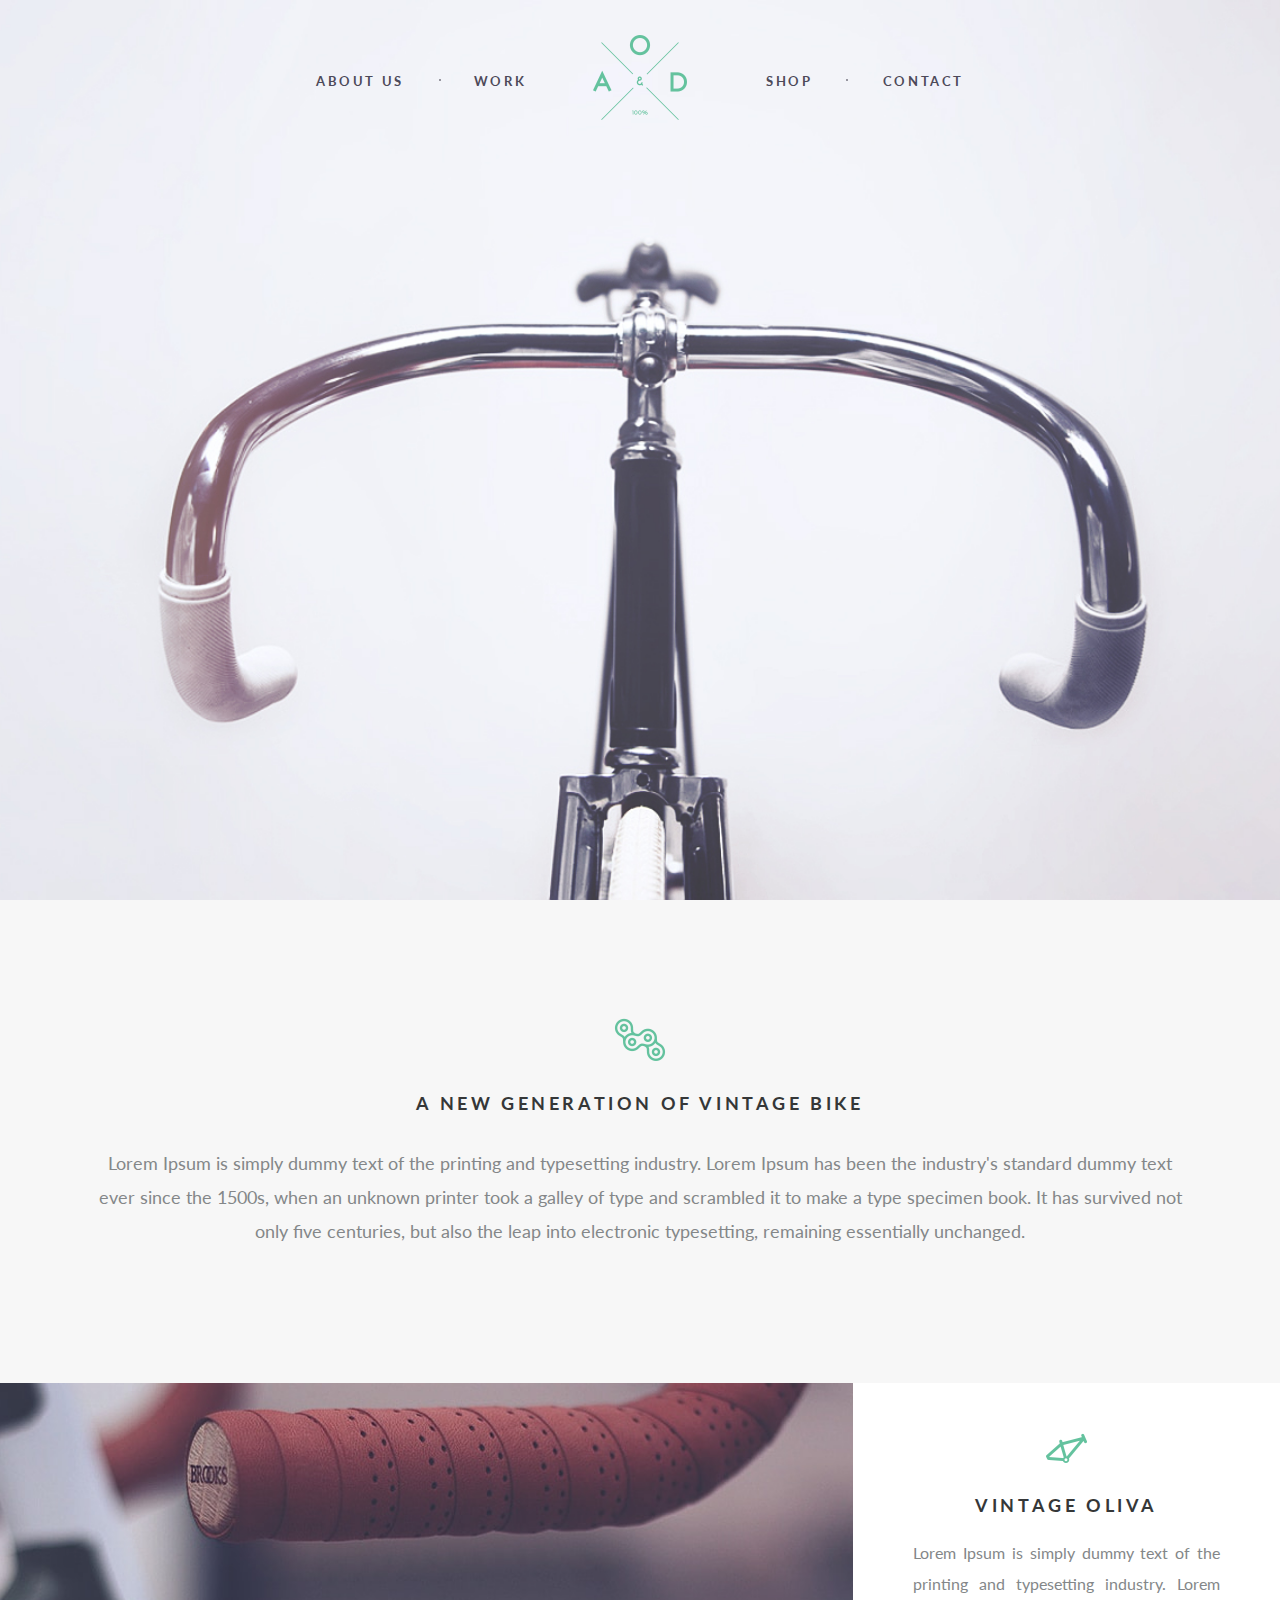
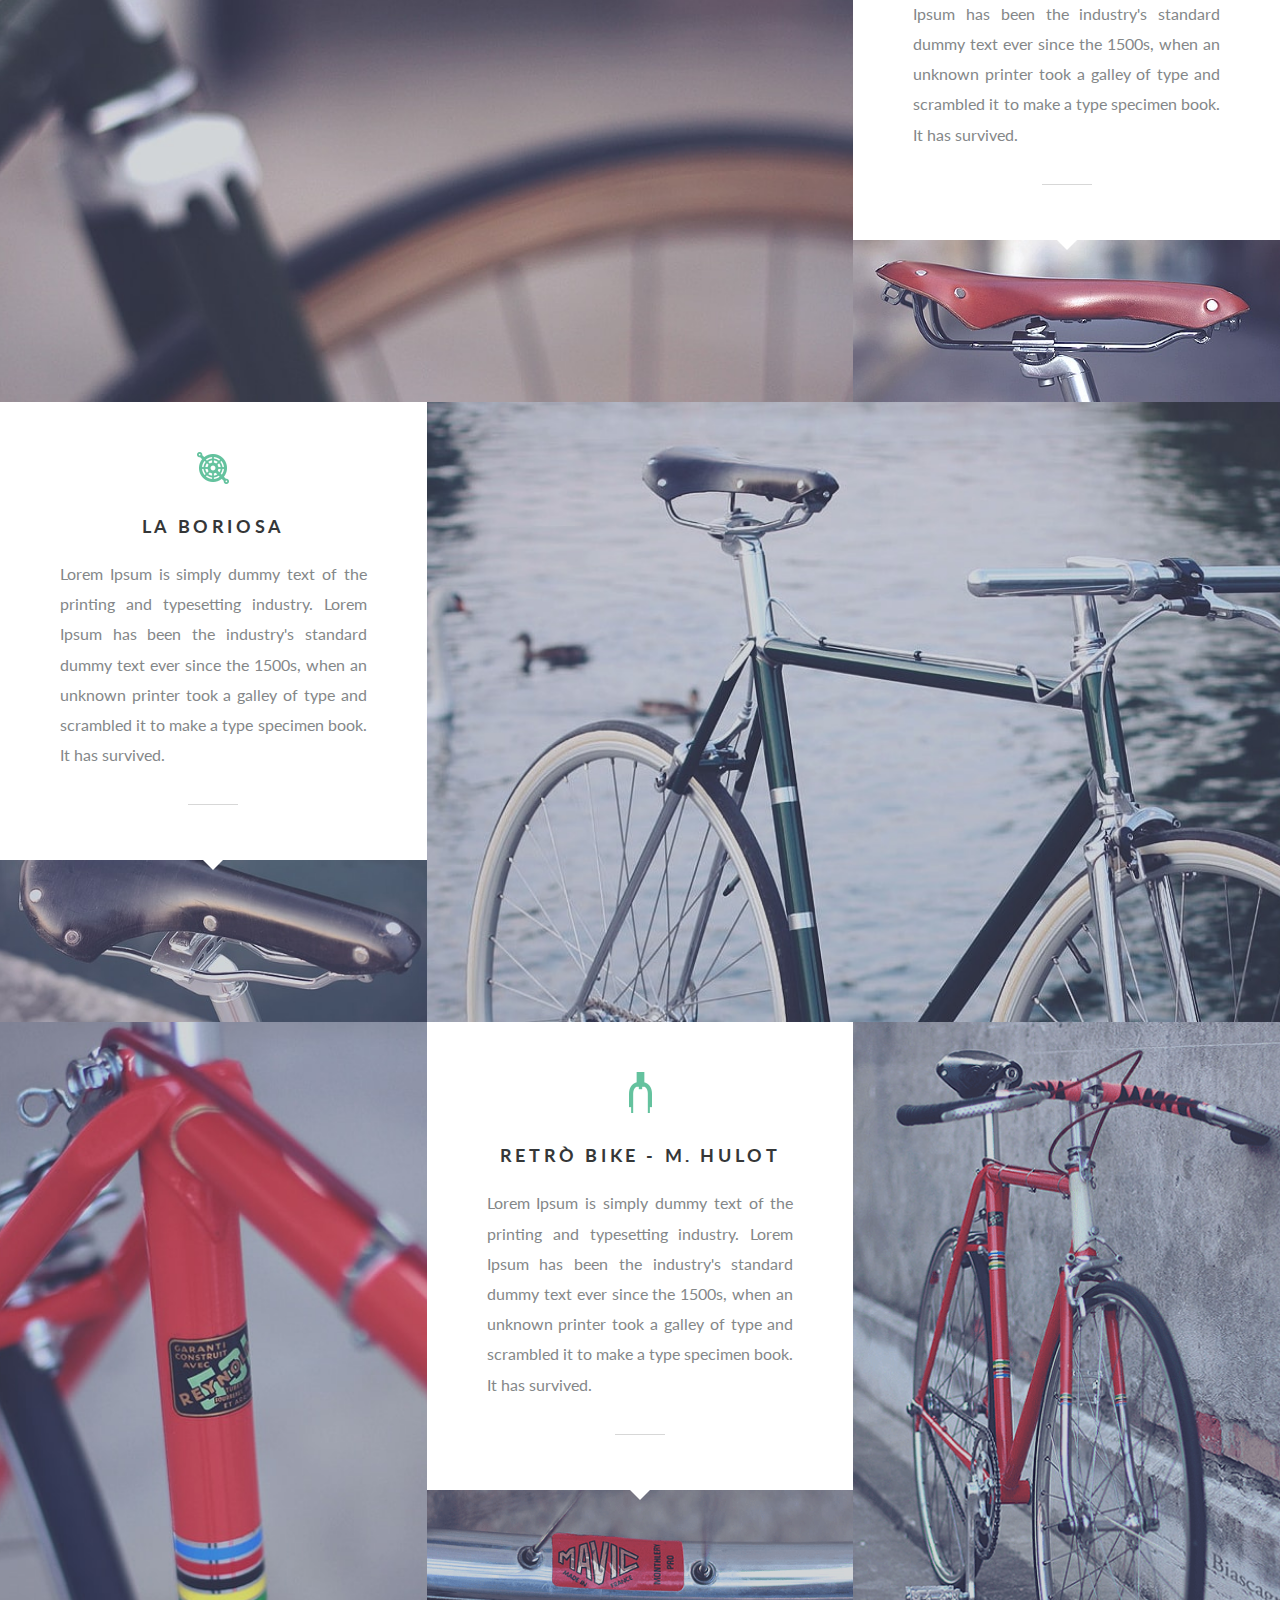
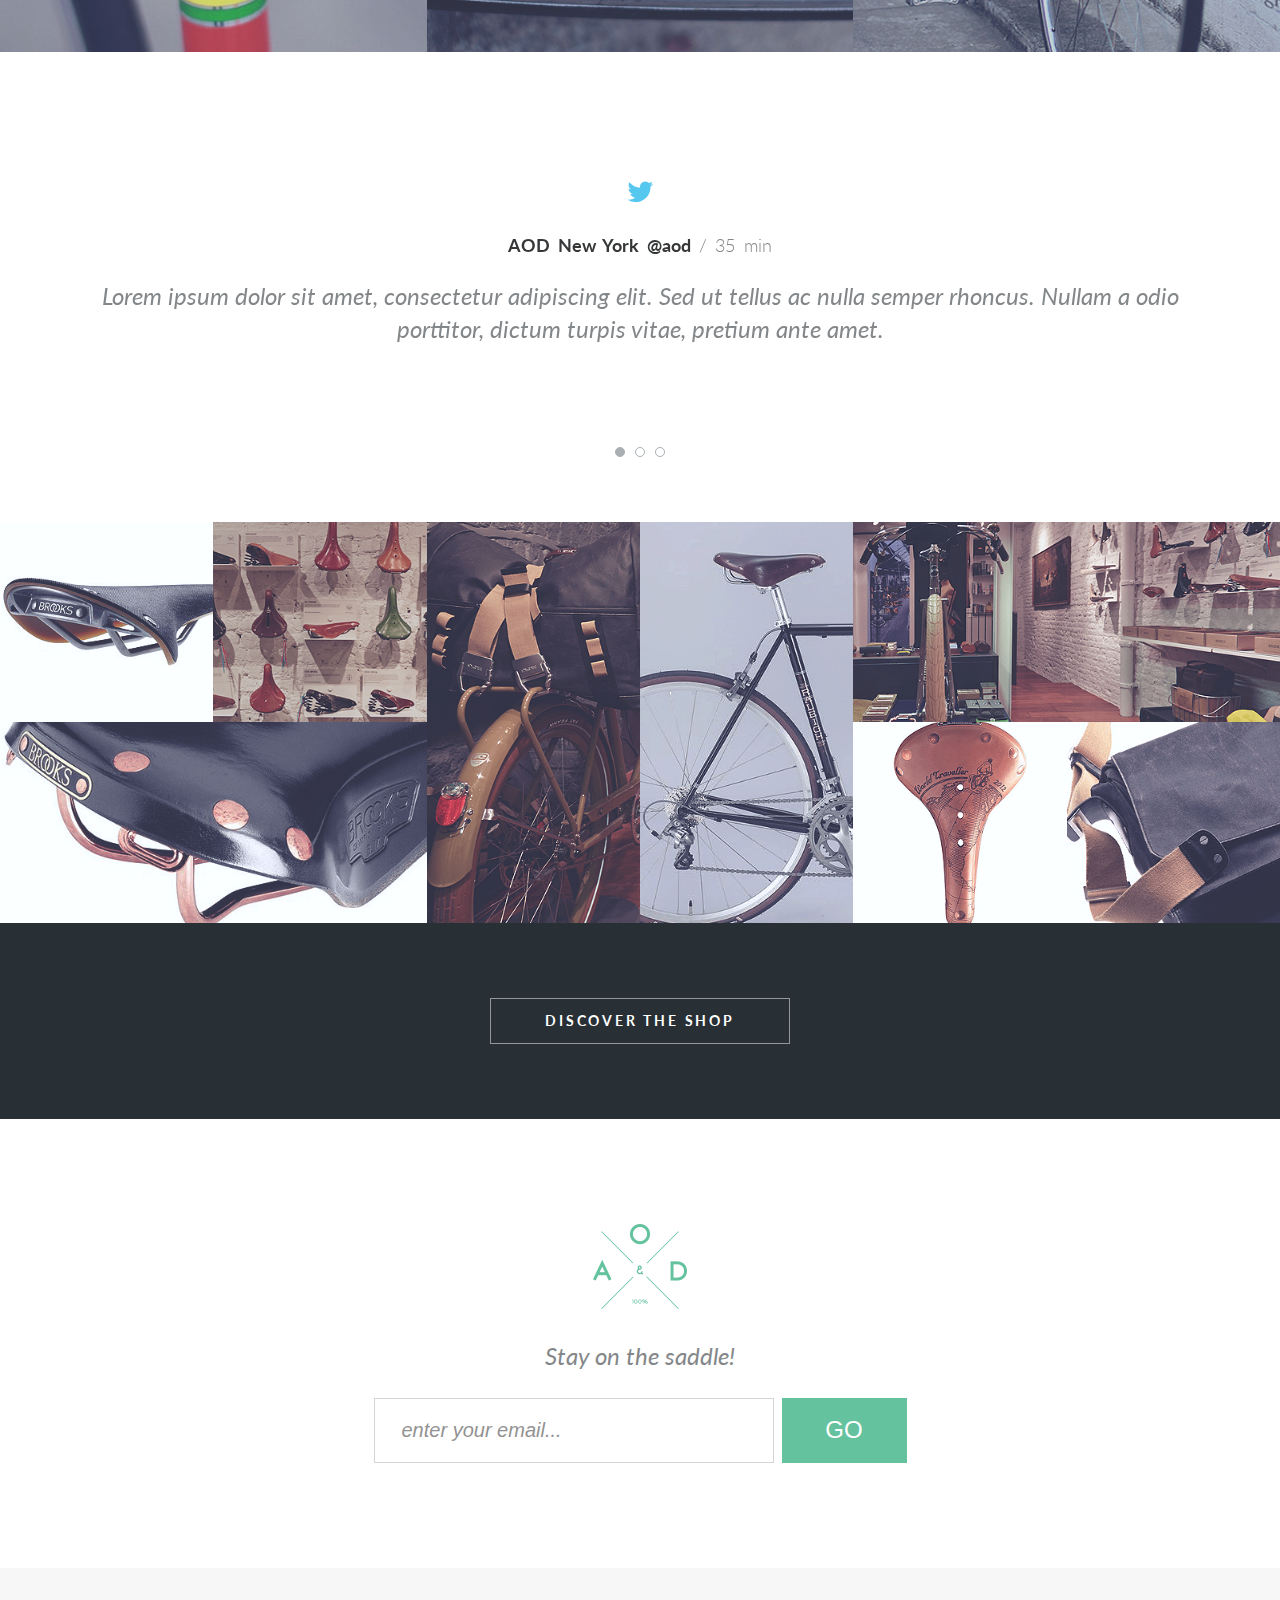
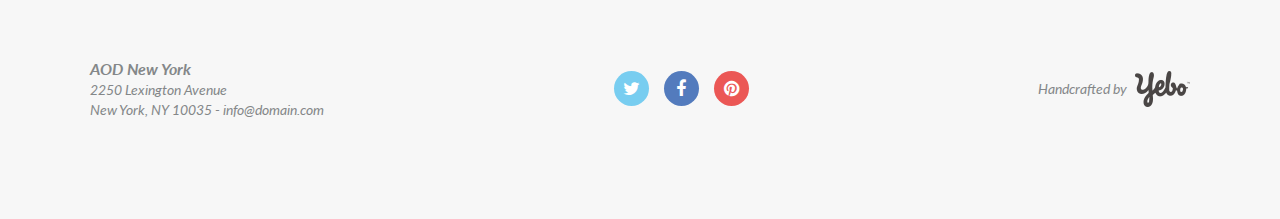
<file: Bicycle/index.html>
<!DOCTYPE html>
<html lang="en">
<head>
    <meta charset="UTF-8">
    <meta name="viewport" content="width=device-width, initial-scale=1.0">
    <title>Bicycle</title>
    <link rel="stylesheet" href="css/reset.css">
    <link href="https://fonts.googleapis.com/css2?family=Lato:ital,wght@0,300;0,400;0,700;1,400&display=swap" rel="stylesheet">
    <link rel="stylesheet" href="css/font-awesome-4.7.0/css/font-awesome.min.css">
    <link rel="stylesheet" href="js/slick/slick.css">

    <link rel="stylesheet" href="css/main.css">
</head>
<body>
    <header class="header">
        <div class="header__top-line">
            <div class="header__logo">
                <a href="#">
                    <img src="img/logo.png" alt="logo">
                </a>
            </div>
            <div class="header__menu-btn">
                <div></div>
                <div></div>
                <div></div>
            </div>
            <nav class="header__nav">
                <ul class="header__menu">
                    <li class="header__menu-item">
                        <a href="#" class="header__menu-link">About us</a>
                    </li>
                    <li class="header__menu-item">
                        <a href="#" class="header__menu-link">Work</a>
                    </li>
                    <li class="header__menu-item">
                        <a href="#" class="header__menu-link">Shop</a>
                    </li>
                    <li class="header__menu-item">
                        <a href="#" class="header__menu-link">Contact</a>
                    </li>
                </ul>
            </nav>
        </div>
    </header>
    <section class="generation">
        <div class="container">
            <img src="img/icons/icon-1.png" alt="icon" class="generation__icon">
            <h2 class="title generation__title">A NEW GENERATION OF VINTAGE BIKE</h2>
            <p class="descr">Lorem Ipsum is simply dummy text of the printing and typesetting industry. Lorem Ipsum has been the industry's standard dummy text ever since the 1500s, when an unknown printer took a galley of type and scrambled it to make a type specimen book. It has survived not only five centuries, but also the leap into electronic typesetting, remaining essentially unchanged. </p>
        </div>
    </section>
    <section class="bikes">
        <div class="bikes__row">
            <div class="bikes__block bikes__block--lg bg-cover bikes__img" style='background-image:url("img/bikes-img-1.jpg")'>
                <div class="bikes__img-hover">
                    <img src="img/bicycle-logo.png" alt="logo">
                </div>
            </div>
            <div class="bikes__block">
                <div class="bikes__content">
                    <img class="bikes__content-icon" src="img/icons/icon-2.png" alt="icon">
                    <h2 class="bikes__title title">vintage Oliva</h2>
                    <p class="descr bikes__descr">Lorem Ipsum is simply dummy text of the printing and typesetting industry. Lorem Ipsum has been the industry's standard dummy text ever since the 1500s, when an unknown printer took a galley of type and scrambled it to make a type specimen book. It has survived.</p>
                </div>
                <div class="bikes__block-content-img bg-cover" style='background-image:url("img/bikes-img-2.jpg")'></div>
            </div>
        </div>
        <div class="bikes__row reverse">
            <div class="bikes__block bikes__block--lg bg-cover bikes__img" style='background-image:url("img/bikes-img-4.jpg")'>
                <div class="bikes__img-hover">
                    <img src="img/vintage-logo.png" alt="logo">
                </div>
            </div>
            <div class="bikes__block">
                <div class="bikes__content">
                    <img class="bikes__content-icon" src="img/icons/icon-3.png" alt="icon">
                    <h2 class="bikes__title title">La Boriosa</h2>
                    <p class="descr bikes__descr">Lorem Ipsum is simply dummy text of the printing and typesetting industry. Lorem Ipsum has been the industry's standard dummy text ever since the 1500s, when an unknown printer took a galley of type and scrambled it to make a type specimen book. It has survived.</p>
                </div>
                <div class="bikes__block-content-img bg-cover" style='background-image:url("img/bikes-img-3.jpg")'></div>
            </div>
        </div>
        <div class="bikes__row">
            <div class="bikes__block bg-cover bikes__img bikes__row-3-block" style='background-image:url("img/bikes-img-5.jpg")'>
                <div class="bikes__img-hover">
                    <img src="img/bicycles-logo.png" alt="logo">
                </div>
            </div>
            <div class="bikes__block bikes__row-3-block">
                <div class="bikes__content">
                    <img class="bikes__content-icon" src="img/icons/icon-4.png" alt="icon">
                    <h2 class="bikes__title title">RETRÒ BIKE - M. HULOT</h2>
                    <p class="descr bikes__descr">Lorem Ipsum is simply dummy text of the printing and typesetting industry. Lorem Ipsum has been the industry's standard dummy text ever since the 1500s, when an unknown printer took a galley of type and scrambled it to make a type specimen book. It has survived.</p>
                </div>
                <div class="bikes__block-content-img bg-cover" style='background-image:url("img/bikes-img-6.png")'></div>
            </div>
            <div class="bikes__block bikes__img bg-cover bikes__row-3-block" style='background-image:url("img/bikes-img-7.png")'>
                <div class="bikes__img-hover">
                    <img src="img/bicycle-logo.png" alt="logo">
                </div>
            </div>
        </div>
    </section>
    <div class="twitter-slider">
        <div class="container">
            <div class="twitter-slider__body">
                <div class="twitter-slider__item">
                    <i class="twitter-slider__icon fa fa-twitter"></i>
                    <div class="twitter-slider__about">AOD New York  @aod  <span class="light-text">/  35 min</span></div>
                    <p class="twitter-slider__descr">Lorem ipsum dolor sit amet, consectetur adipiscing elit. Sed ut tellus ac nulla semper rhoncus. Nullam a odio porttitor, dictum turpis vitae, pretium ante amet.</p>
                </div>
                <div class="twitter-slider__item">
                    <i class="twitter-slider__icon fa fa-twitter"></i>
                    <div class="twitter-slider__about">AOD New York  @aod  <span class="light-text">/  35 min</span></div>
                    <p class="twitter-slider__descr">Lorem ipsum dolor sit amet, consectetur adipiscing elit. Sed ut tellus ac nulla semper rhoncus. Nullam a odio porttitor, dictum turpis vitae, pretium ante amet.</p>
                </div>
                <div class="twitter-slider__item">
                    <i class="twitter-slider__icon fa fa-twitter"></i>
                    <div class="twitter-slider__about">AOD New York  @aod  <span class="light-text">/  35 min</span></div>
                    <p class="twitter-slider__descr">Lorem ipsum dolor sit amet, consectetur adipiscing elit. Sed ut tellus ac nulla semper rhoncus. Nullam a odio porttitor, dictum turpis vitae, pretium ante amet.</p>
                </div>
            </div>
        </div>
    </div>
    <div class="gallery">
       <div class="gallery__block">
           <div class="gallery__img gallery__img--sm bg-cover" style='background-image:url("img/bikes-2__img-1.png")'>
                <div class="gallery__img-hover">
                    <img src="img/icons/bike-icon.png" alt="bike" class="gallery__hover-bike">
                    <span class="gallery__hover-text">Shop now</span>
                </div>
            </div>
            <div class="gallery__img gallery__img--sm bg-cover" style='background-image:url("img/bikes-2__img-2.png")'>
                <div class="gallery__img-hover">
                    <img src="img/icons/bike-icon.png" alt="bike" class="gallery__hover-bike">
                    <span class="gallery__hover-text">Shop now</span>
                </div>
            </div>
           <div class="gallery__img" style='background-image:url("img/bikes-2__img-3.png")'>
                <div class="gallery__img-hover">
                    <img src="img/icons/bike-icon.png" alt="bike" class="gallery__hover-bike">
                    <span class="gallery__hover-text">Shop now</span>
                </div>
            </div>
       </div>
       <div class="gallery__block">
            <div class="gallery__img gallery__img--sm bg-cover" style='background-image:url("img/bikes-2__img-4.png")'>
                <div class="gallery__img-hover">
                    <img src="img/icons/bike-icon.png" alt="bike" class="gallery__hover-bike">
                    <span class="gallery__hover-text">Shop now</span>
                </div>
            </div>
            <div class="gallery__img gallery__img--sm bg-cover" style='background-image:url("img/bikes-2__img-5.png")'>
                <div class="gallery__img-hover">
                    <img src="img/icons/bike-icon.png" alt="bike" class="gallery__hover-bike">
                    <span class="gallery__hover-text">Shop now</span>
                </div>
            </div>
       </div>
        <div class="gallery__block">
            <div class="gallery__img" style='background-image:url("img/bikes-2__img-6.png")'>
                <div class="gallery__img-hover">
                    <img src="img/icons/bike-icon.png" alt="bike" class="gallery__hover-bike">
                    <span class="gallery__hover-text">Shop now</span>
                </div>
            </div>
            <div class="gallery__img gallery__img--sm bg-cover" style='background-image:url("img/bikes-2__img-7.png")'>
                <div class="gallery__img-hover">
                    <img src="img/icons/bike-icon.png" alt="bike" class="gallery__hover-bike">
                    <span class="gallery__hover-text">Shop now</span>
                </div>
            </div>
            <div class="gallery__img gallery__img--sm bg-cover" style='background-image:url("img/bikes-2__img-8.png")'>
                <div class="gallery__img-hover">
                    <img src="img/icons/bike-icon.png" alt="bike" class="gallery__hover-bike">
                    <span class="gallery__hover-text">Shop now</span>
                </div>
            </div>
        </div>
    </div>
    <div class="discover">
        <div class="container">
            <a href="#" class="discover__btn">DISCOVER THE SHOP</a>
        </div>
    </div>
    <div class="feedback">
        <div class="container">
            <div class="feedback__inner">
                <img class="feedback__logo" src="img/logo.png" alt="logo">
                <h3 class="feedback__title">Stay on the saddle!</h3>
                <form action="" class="feedback__form">
                    <input type="email" class="feedback__email" placeholder="enter your email...">
                    <input type="submit" class="feedback__submit" placeholder="enter your email..." value="go">
                </form>
            </div>
        </div>
    </div>
    <footer class="footer">
        <div class="container">
            <div class="footer__inner">
                <ul class="footer__list">
                    <li class="footer__item footer__item--bold">AOD New York</li>
                    <li class="footer__item">2250 Lexington Avenue </li>
                    <li class="footer__item">New York, NY 10035  - info@domain.com</li>
                </ul>
                <div class="footer__social">
                    <a href="" class="footer__social-icon footer__social-icon--twitter fa fa-twitter"></a>
                    <a href="" class="footer__social-icon footer__social-icon--facebook fa fa-facebook"></a>
                    <a href="" class="footer__social-icon footer__social-icon--pinterest fa fa-pinterest"></a>
                </div>
                <div class="yebo-logo">
                    <span class="yebo-logo__text">Handcrafted by</span>
                    <img src="img/yebo-logo.png" alt="yebo">
                </div>
            </div>
        </div>
    </footer>
    <script src="js/jquery-3.4.1.min.js"></script>
    <script src="js/slick/slick.min.js"></script>
    <script src="js/script.js"></script>
</body>
</html>
</file>
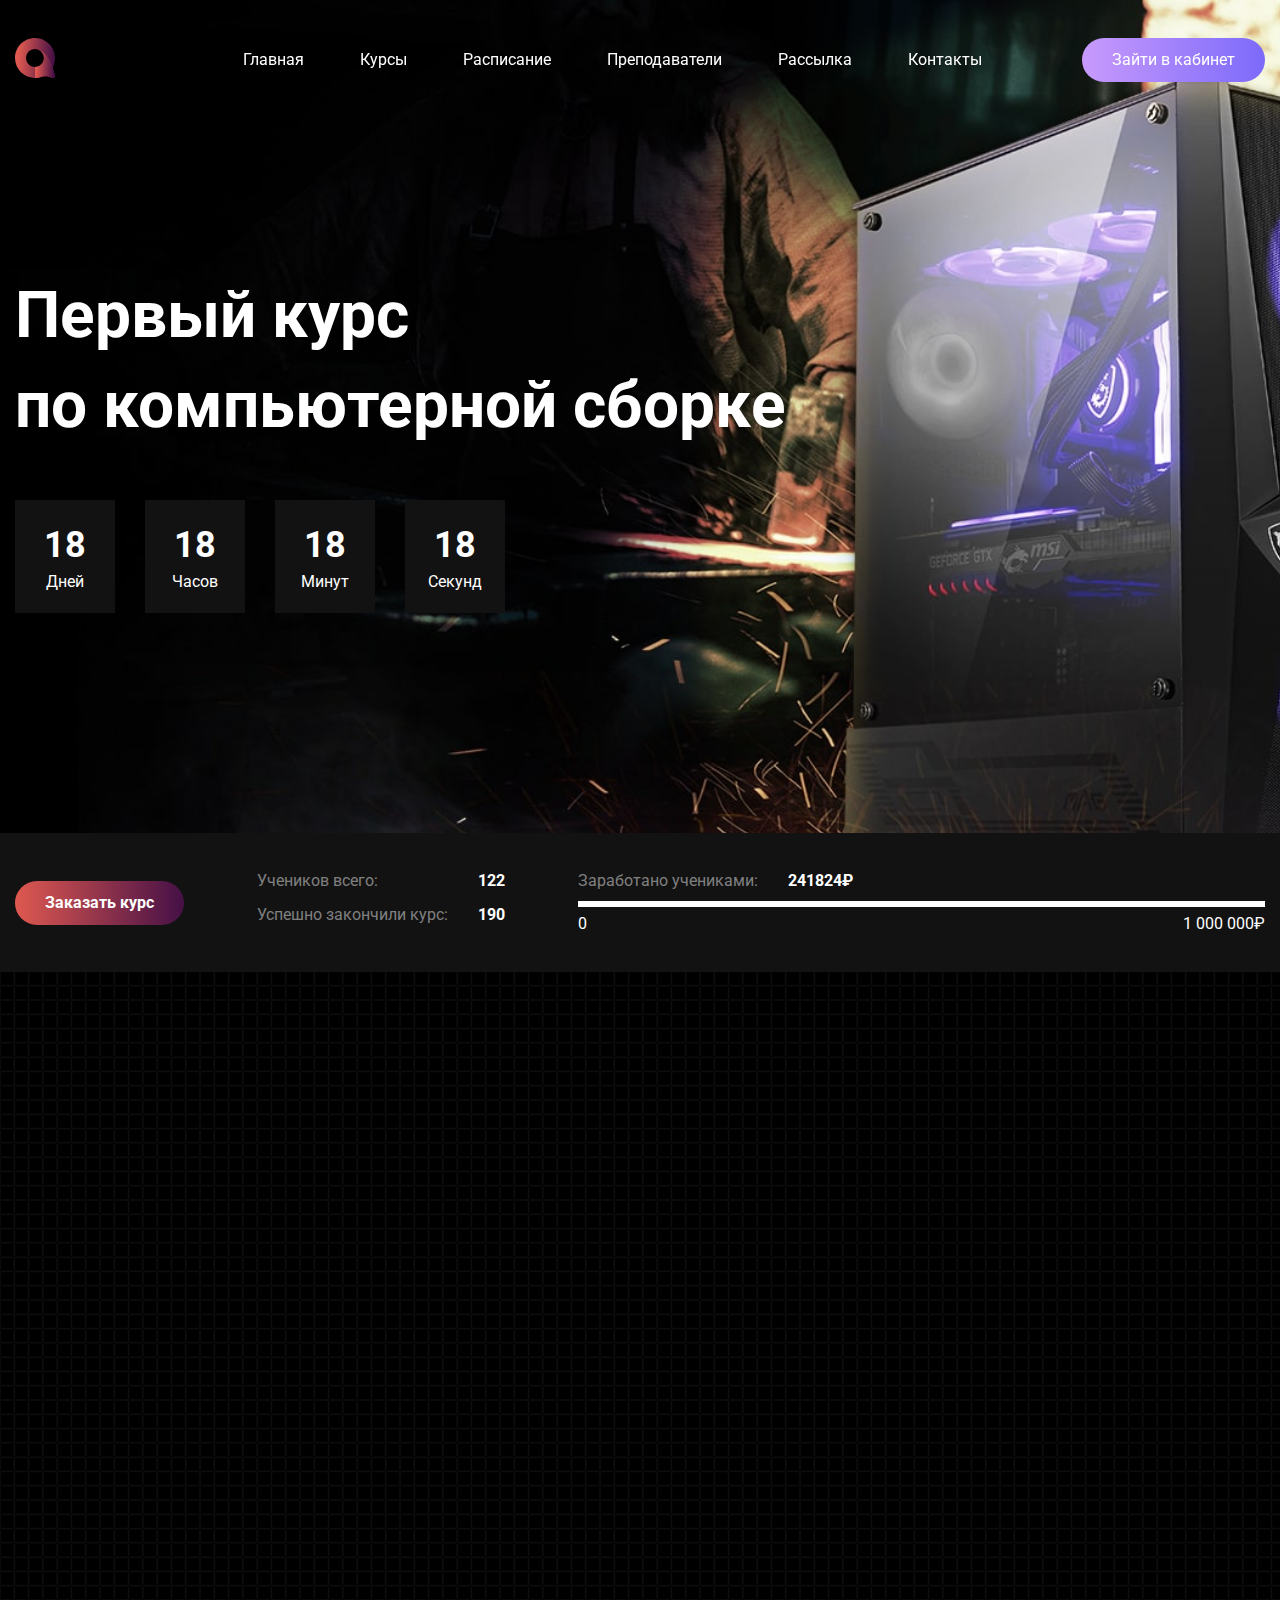
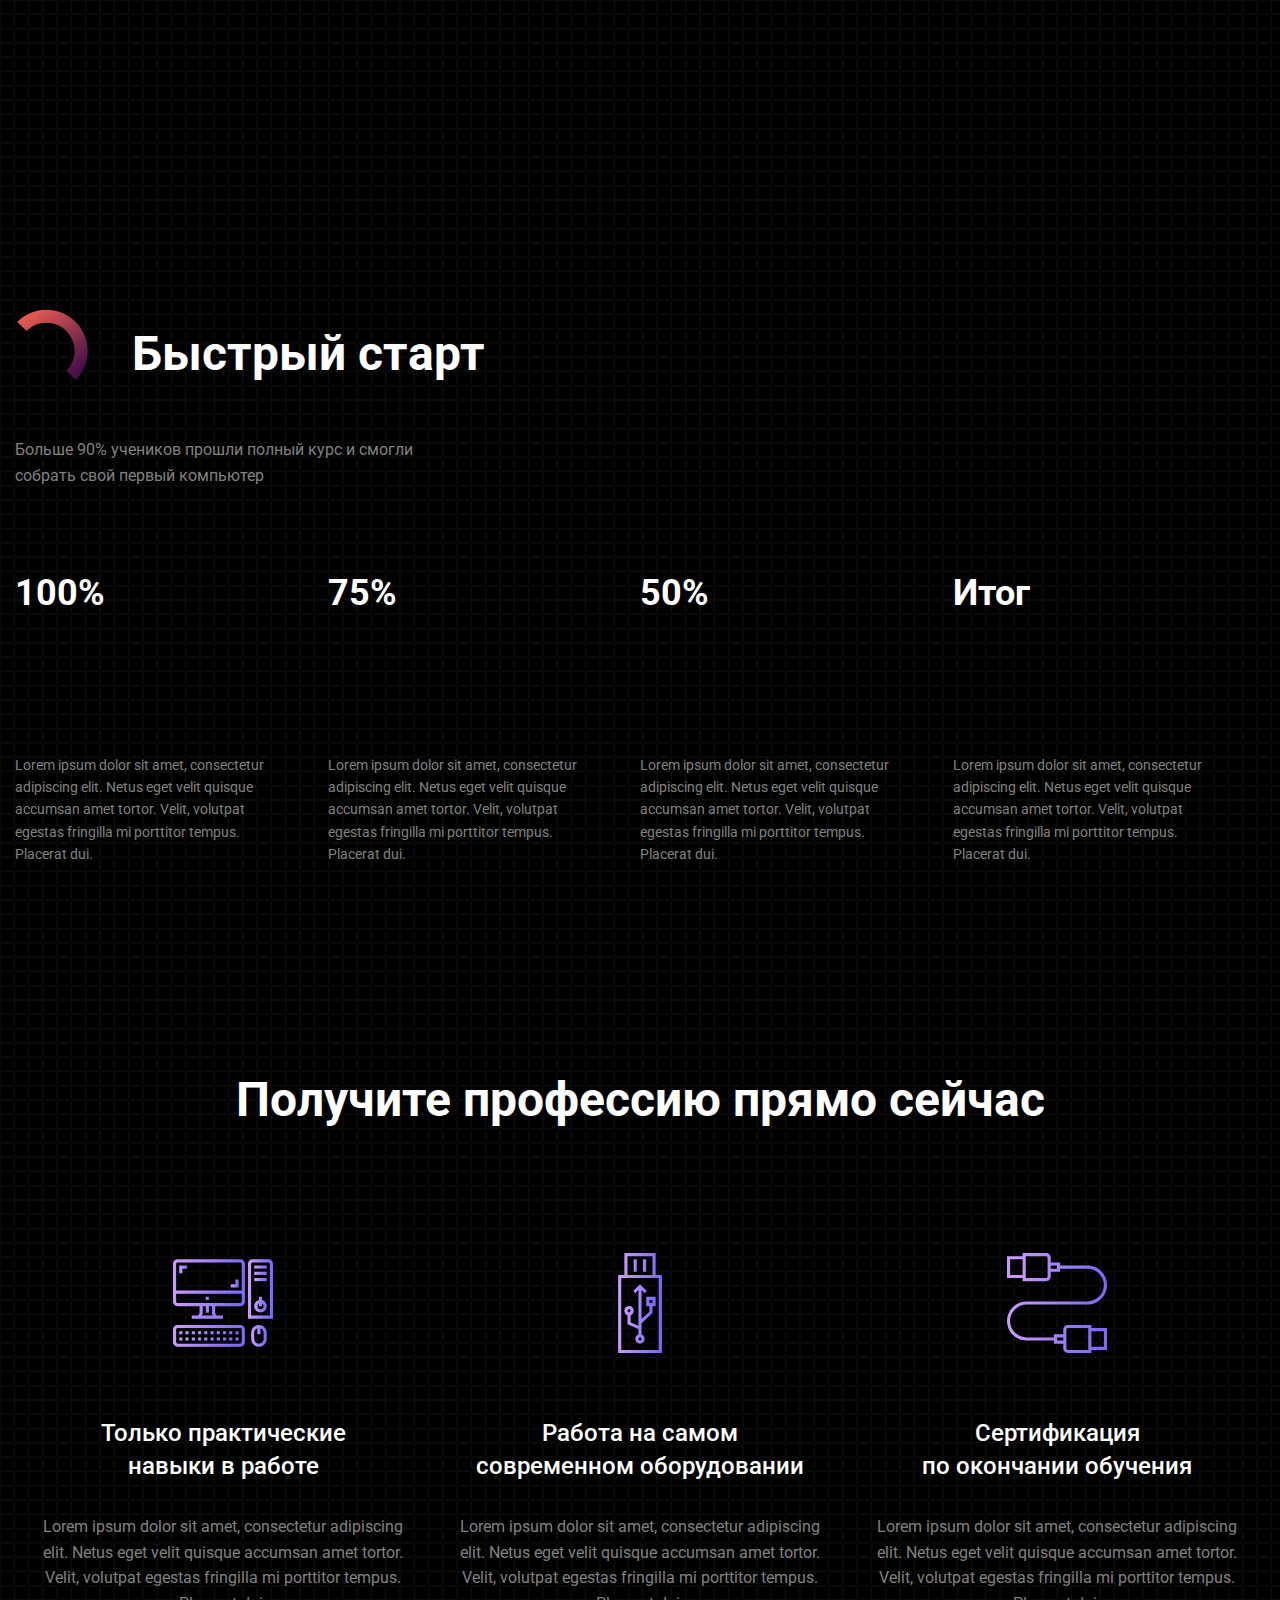
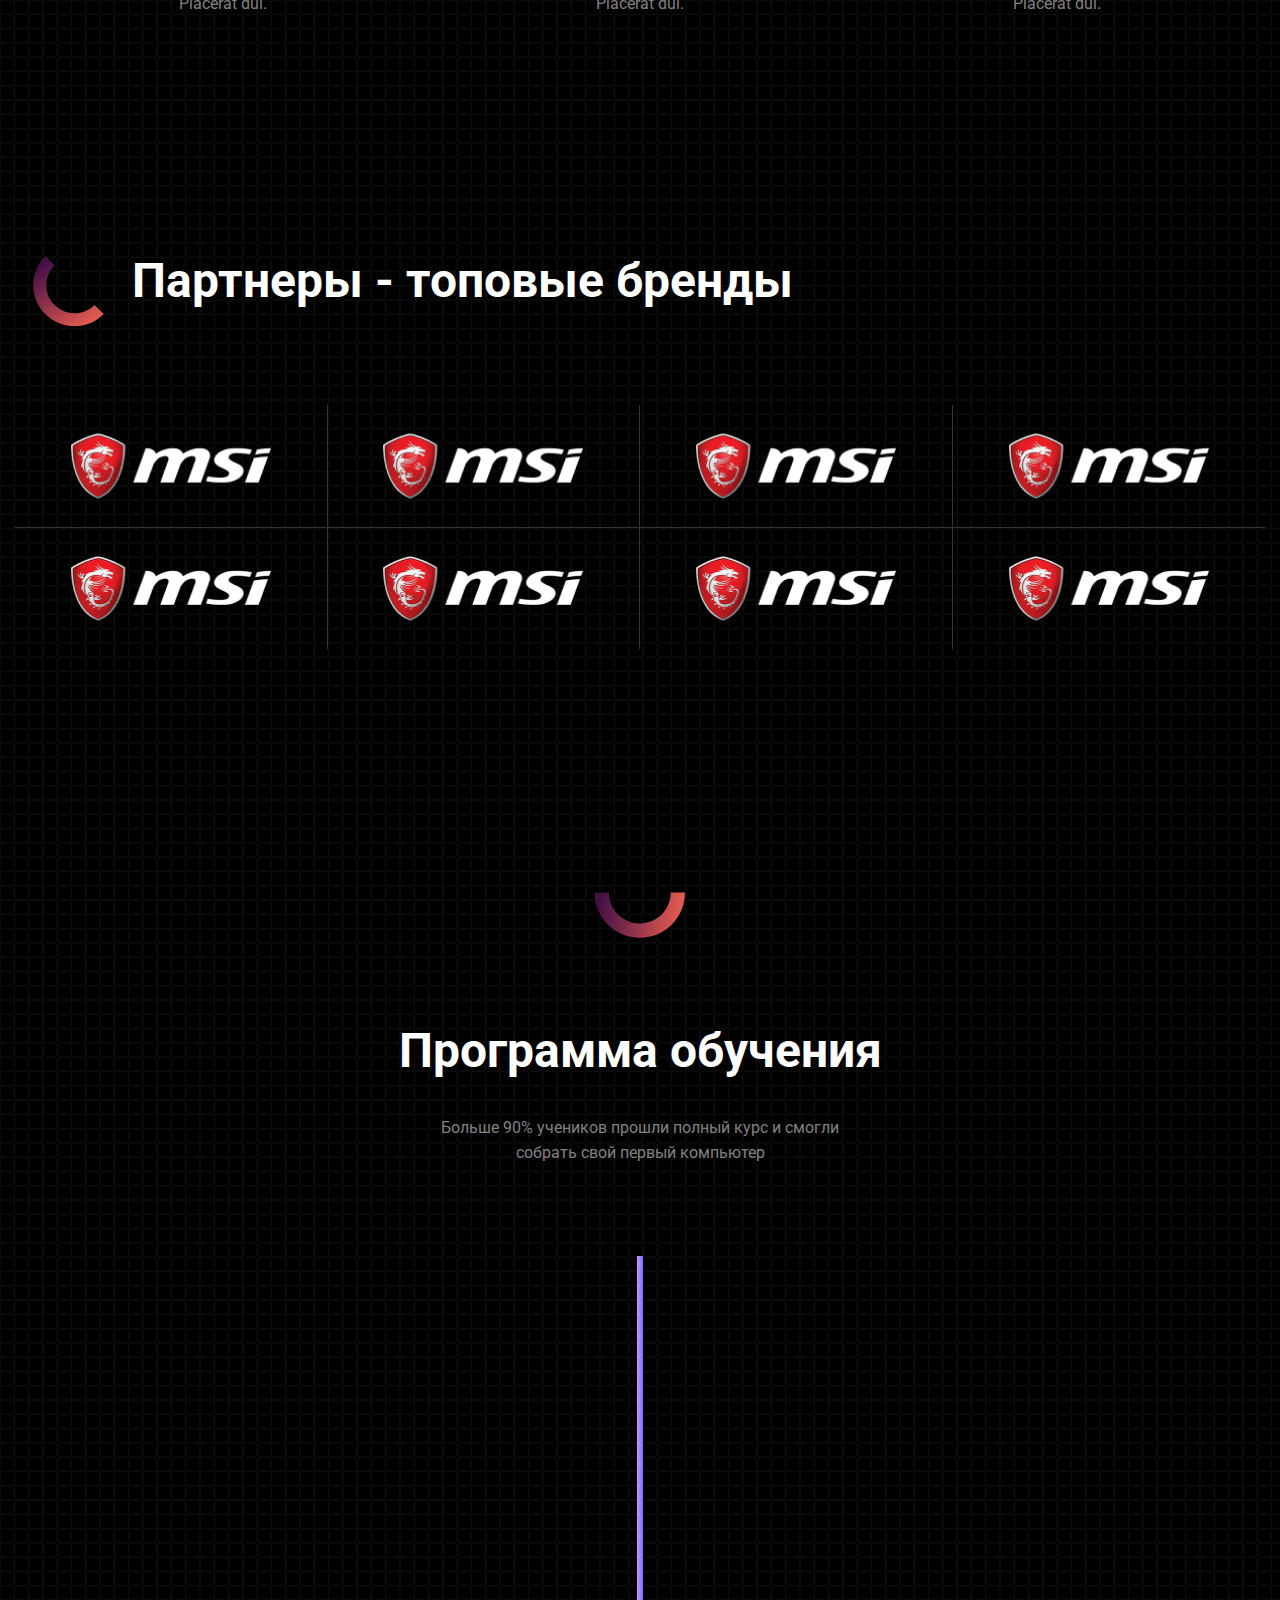
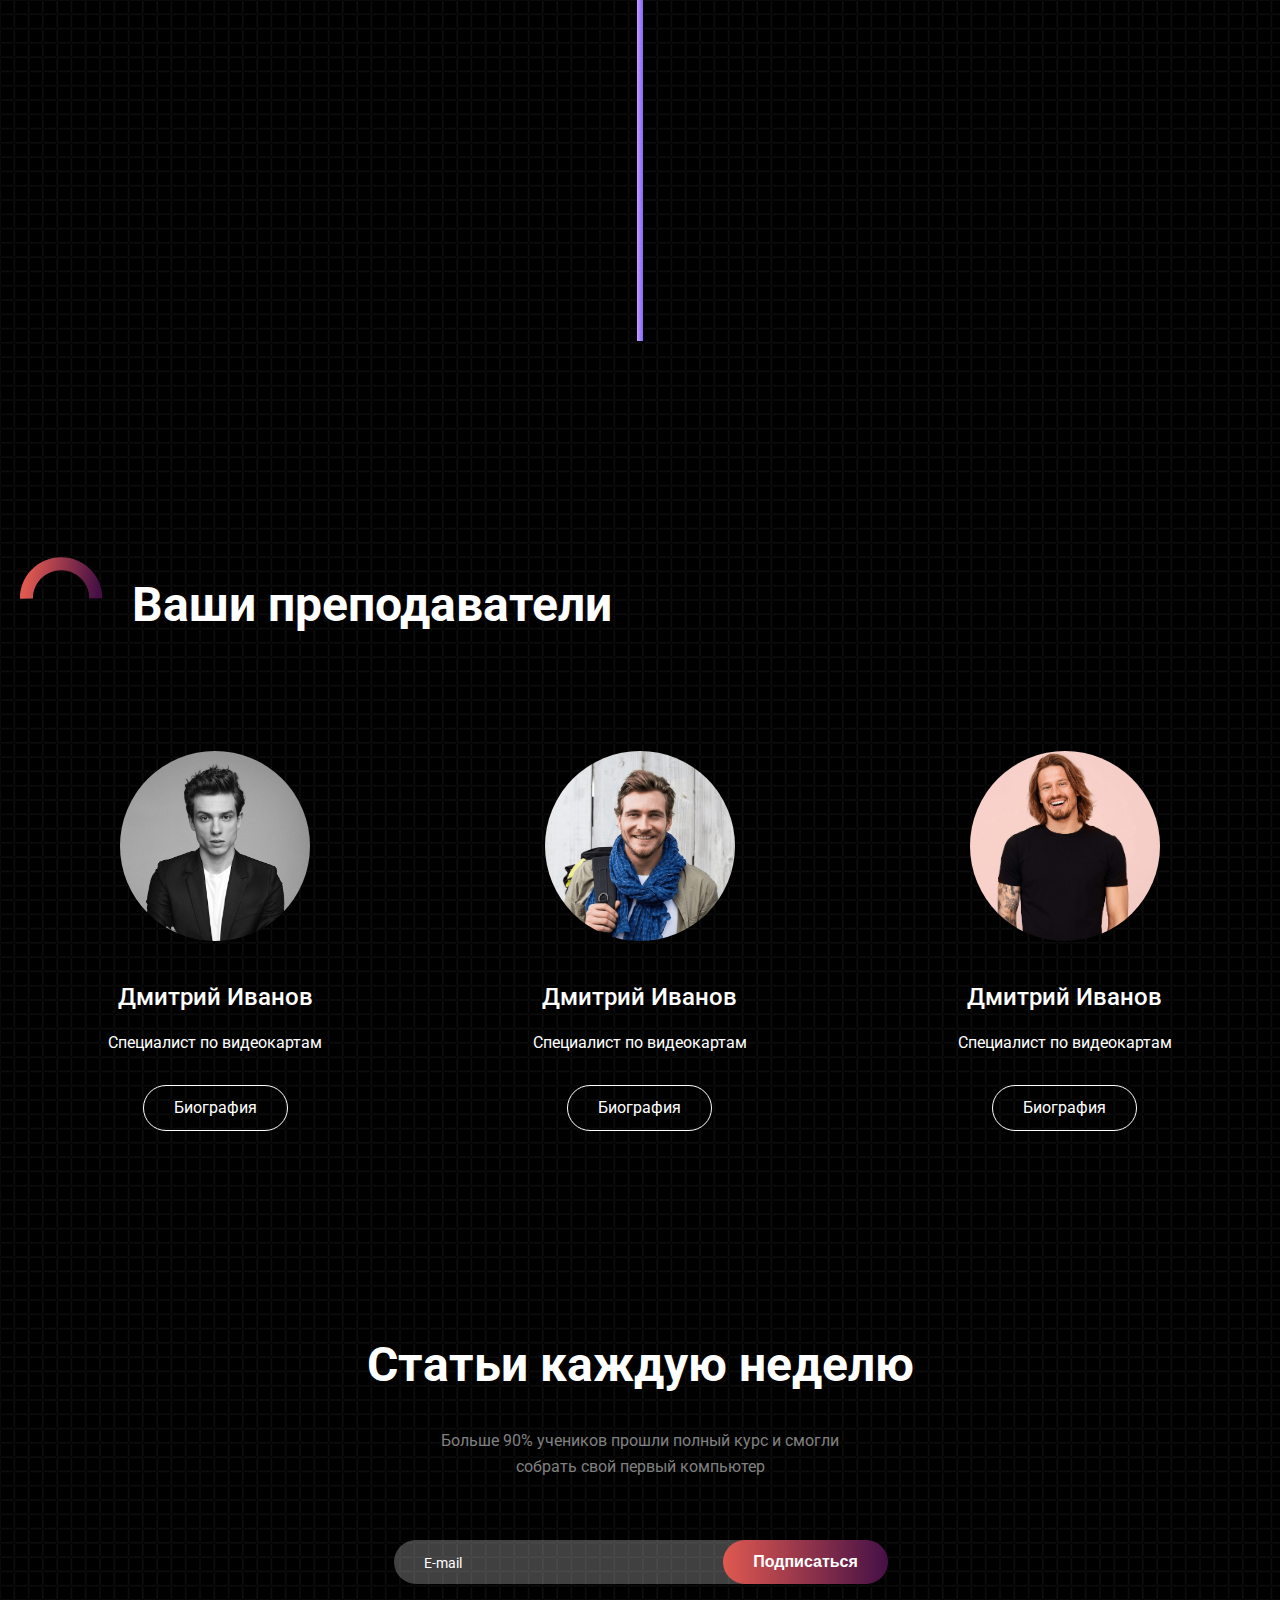
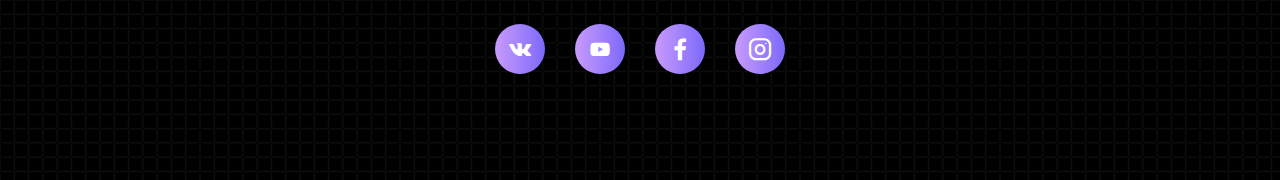
<file: Online-Course/index.html>
<!DOCTYPE html>
<html lang="en">
<head>
    <meta charset="UTF-8">
    <meta name="viewport" content="width=device-width, initial-scale=1.0, user-scalable=no">
    <title>Главная</title>
    <link rel="stylesheet" href="css/reset.css">
    <link rel="preconnect" href="https://fonts.gstatic.com">
    <link href="https://fonts.googleapis.com/css2?family=Roboto:wght@400;500;700&display=swap" rel="stylesheet">
    <link rel="stylesheet" href="css/main.css">
</head>
<body>
    <header class="header">
            <div class="header-top">
                <div class="header-top__container container">
                    <div class="header-top__inner _anim">
                        <div class="header__logo">
                            <a href="#">
                                <img src="img/logo.svg" alt="logo">
                            </a>
                        </div>
                        <div class="header__menu">
                            <div class="menu-btn">
                                <div></div>
                                <div></div>
                                <div></div>
                            </div>
                            <nav class="header__menu-inner">
                                <ul class="header__menu-list">
                                    <li class="header__menu-item">
                                        <a href="#" class="header__menu-link">Главная</a>
                                    </li>
                                    <li class="header__menu-item">
                                        <a href="#" class="header__menu-link">Курсы</a>
                                    </li>
                                    <li class="header__menu-item">
                                        <a href="#" class="header__menu-link">Расписание</a>
                                    </li>
                                    <li class="header__menu-item">
                                        <a href="#" class="header__menu-link">Преподаватели</a>
                                    </li>
                                    <li class="header__menu-item">
                                        <a href="#" class="header__menu-link">Рассылка</a>
                                    </li>
                                    <li class="header__menu-item">
                                        <a href="#" class="header__menu-link">Контакты</a>
                                    </li>
                                </ul>
                                <div class="header__btn-wrap">
                                    <div class="header__btn btn btn--gradient-1">Зайти в кабинет</div>
                                </div>
                            </nav>
                        </div>
                    </div>
                </div>
            </div>
            <div class="hero">
                <div class="container hero__container">
                    <div class="hero__inner scroll-anim">
                        <h1 class="hero__title">Первый курс <br>по компьютерной сборке</h1>
                        <div class="hero-counter">
                            <div class="hero-counter__block">
                                <div class="hero-counter__num">18</div>
                                <div class="hero-counter__descr">Дней</div>
                            </div>
                            <div class="hero-counter__block">
                                <div class="hero-counter__num">18</div>
                                <div class="hero-counter__descr">Часов</div>
                            </div>
                            <div class="hero-counter__block">
                                <div class="hero-counter__num">18</div>
                                <div class="hero-counter__descr">Минут</div>
                            </div>
                            <div class="hero-counter__block">
                                <div class="hero-counter__num">18</div>
                                <div class="hero-counter__descr">Секунд</div>
                            </div>
                        </div>
                    </div>
                </div>
            </div>
        </div>
        <div class="course-stat">
            <div class="course-stat__container container">
                <div class="course-stat__inner">
                    <div class="course-stat__btn-wrap">
                        <a href="#" class="course-stat__btn btn btn--gradient-2">Заказать курс</a>
                    </div>
                    <div class="course-stat__students">
                        <div class="num-block num-block--students">
                            <span class="num-block__descr">Учеников всего:</span>
                            <span class="num-block__col" data-anim-num="1700">200</span>
                        </div>
                        <div class="num-block num-block--students">
                            <span class="num-block__descr">Успешно закончили курс:</span>
                            <span class="num-block__col" data-anim-num="1700">190</span>
                        </div>
                    </div>
                    <div class="course-stat__payment">
                        <div class="num-block num-block--payment">
                            <span class="num-block__descr ">Заработано учениками:</span>
                            <span class="num-block__col num-block__col--payment" data-anim-num="1700" data-num-col="400">400000</span>
                        </div>
                        <div class="course-stat__scale">
                            <div class="course-stat__scale-line">
                                <div class="course-stat__scale-pos  scroll-anim"></div>
                            </div>
                            <div class="course-stat__scale-nums">
                                <span class="course-stat__scale-item">0</span>
                                <span class="course-stat__scale-item">1 000 000₽</span>
                            </div>
                        </div>
                    </div>
                </div>
            </div>
        </div>
    </header>
    <section class="our-work">
        <div class="container">
            <div class="our-work__inner">
                <div class="our-work__img scroll-anim">
                    <img class="our-work__frame" src="img/our-work__frame.svg" alt="frame">
                    <img class="our-work__img-main" src="img/our-work__img.png" alt="system unit">
                </div>
                <div class="our-work__main scroll-anim anim-right">
                    <h2 class="our-work__title content-title">Чем мы занимаемся?</h2>
                    <p class="our-work__descr descr">Lorem ipsum dolor sit amet, consectetur adipiscing elit. Eget neque, dignissim et feugiat elit augue in suspendisse egestas. Dictum vestibulum mi et sed nunc, orci fermentum vestibulum, morbi. Et neque, adipiscing sapien sem senectus praesent aenean consequat. Aenean facilisi turpis aliquet fringilla. Nunc sem felis sed interdum feugiat mattis elit, sollicitudin. Quam pharetra rhoncus risus, cursus id elementum aliquet. Nullam turpis arcu malesuada arcu interdum placerat nisi, lobortis. </p>
                </div>
            </div>
        </div>
    </section>
    <section class="fast-start">
        <div class="container">
            <div class="fast-start__header">
                <h2 class="fast-start__title content-title ellipse">Быстрый старт</h2>
                <p class="fast-start__descr descr">Больше 90% учеников прошли полный курс и смогли собрать свой первый компьютер</p>
            </div>
            <div class="fast-start__list">
                <div class="fast-start__block">
                    <div class="fast-start__num" data-anim-num="1200">100</div>
                    <div class="fast-start__scale scroll-anim">
                        <div class="fast-start__scale-line fast-start__scale-line--1 scroll-anim"></div>
                    </div>
                    <p class="fast-start__block-descr descr">Lorem ipsum dolor sit amet, consectetur adipiscing elit. Netus eget velit quisque accumsan amet tortor. Velit, volutpat egestas fringilla mi porttitor tempus. Placerat dui.</p>
                </div>
                <div class="fast-start__block">
                    <div class="fast-start__num" data-anim-num="1200">75</div>
                    <div class="fast-start__scale scroll-anim">
                        <div class="fast-start__scale-line fast-start__scale-line--reverse-bg fast-start__scale-line--2"></div>
                    </div>
                    <p class="fast-start__block-descr descr">Lorem ipsum dolor sit amet, consectetur adipiscing elit. Netus eget velit quisque accumsan amet tortor. Velit, volutpat egestas fringilla mi porttitor tempus. Placerat dui.</p>
                </div>
                <div class="fast-start__block">
                    <div class="fast-start__num" data-anim-num="1200">50</div>
                    <div class="fast-start__scale scroll-anim">
                        <div class="fast-start__scale-line fast-start__scale-line--3"></div>
                    </div>
                    <p class="fast-start__block-descr descr">Lorem ipsum dolor sit amet, consectetur adipiscing elit. Netus eget velit quisque accumsan amet tortor. Velit, volutpat egestas fringilla mi porttitor tempus. Placerat dui.</p>
                </div>
                <div class="fast-start__block">
                    <div class="fast-start__num fast-start__num--last">Итог</div>
                    <div class="fast-start__scale scroll-anim">
                        <div class="fast-start__scale-line fast-start__scale-line--reverse-bg fast-start__scale-line--4"></div>
                    </div>
                    <p class="fast-start__block-descr descr">Lorem ipsum dolor sit amet, consectetur adipiscing elit. Netus eget velit quisque accumsan amet tortor. Velit, volutpat egestas fringilla mi porttitor tempus. Placerat dui.</p>
                </div>
            </div>
        </div>
    </section>
    <section class="get-now">
        <div class="container">
            <h2 class="get-now__title content-title">Получите профессию прямо сейчас</h2>
            <div class="get-now__list">
                <div class="get-now__block">
                    <img class="get-now__icon" src="img/icons/pc.svg" alt="pc icon">
                    <div class="get-now__block-title">Только практические<br> навыки в работе</div>
                    <p class="get-now__block-descr descr">Lorem ipsum dolor sit amet, consectetur adipiscing elit. Netus eget velit quisque accumsan amet tortor. Velit, volutpat egestas fringilla mi porttitor tempus. Placerat dui.</p>
                </div>
                <div class="get-now__block">
                    <img class="get-now__icon" src="img/icons/usb.svg" alt="pc icon">
                    <div class="get-now__block-title">Работа на самом<br> современном оборудовании</div>
                    <p class="get-now__block-descr descr">Lorem ipsum dolor sit amet, consectetur adipiscing elit. Netus eget velit quisque accumsan amet tortor. Velit, volutpat egestas fringilla mi porttitor tempus. Placerat dui.</p>
                </div>
                <div class="get-now__block">
                    <img class="get-now__icon" src="img/icons/cord.svg" alt="pc icon">
                    <div class="get-now__block-title">Сертификация<br> по окончании обучения</div>
                    <p class="get-now__block-descr descr">Lorem ipsum dolor sit amet, consectetur adipiscing elit. Netus eget velit quisque accumsan amet tortor. Velit, volutpat egestas fringilla mi porttitor tempus. Placerat dui.</p>
                </div>
            </div>
        </div>
    </section>
    <section class="partners">
        <div class="container">
            <div class="partners__header">
                <h2 class="partners__title content-title ellipse">Партнеры - топовые бренды</h2>
            </div>
            <div class="partners__list">
                <div class="partners__item">
                    <img class="partners__img" src="img/partners-logo-1.png" alt="partners-logo">
                </div>
                <div class="partners__item">
                    <img class="partners__img" src="img/partners-logo-1.png" alt="partners-logo">
                </div>
                <div class="partners__item">
                    <img class="partners__img" src="img/partners-logo-1.png" alt="partners-logo">
                </div>
                <div class="partners__item">
                    <img class="partners__img" src="img/partners-logo-1.png" alt="partners-logo">
                </div>
                <div class="partners__item">
                    <img class="partners__img" src="img/partners-logo-1.png" alt="partners-logo">
                </div>
                <div class="partners__item">
                    <img class="partners__img" src="img/partners-logo-1.png" alt="partners-logo">
                </div>
                <div class="partners__item">
                    <img class="partners__img" src="img/partners-logo-1.png" alt="partners-logo">
                </div>
                <div class="partners__item">
                    <img class="partners__img" src="img/partners-logo-1.png" alt="partners-logo">
                </div>
            </div>
        </div>
    </section>
    <section class="program">
        <div class="container">
            <div class="program__header">
                <img class="program__header-ellipse" src="img/ellipse.svg" alt="ellipse">
                <h2 class="program__title content-title">Программа обучения</h2>
                <p class="program__descr descr">Больше 90% учеников прошли полный курс и смогли собрать свой первый компьютер</p>
            </div>
            <div class="program__plan">
                <div class="program__block">
                    <div class="program__block-inner scroll-anim">
                        <div class="program__block-week">Неделя №1</div>
                        <p class="program__block-descr">Красивая часть курса, которая помогает в успехе</p>
                    </div>
                </div>
                <div class="program__block">
                    <div class="program__block-inner scroll-anim program__block-inner--right">
                        <div class="program__block-week">Неделя №2</div>
                        <p class="program__block-descr">Красивая часть курса, которая помогает в успехе</p>
                    </div>
                </div>
                <div class="program__block">
                    <div class="program__block-inner scroll-anim">
                        <div class="program__block-week">Неделя №3</div>
                        <p class="program__block-descr">Красивая часть курса, которая помогает в успехе</p>
                    </div>
                </div>
                <div class="program__block">
                    <div class="program__block-inner scroll-anim program__block-inner--right">
                        <div class="program__block-week">Неделя №4</div>
                        <p class="program__block-descr">Красивая часть курса, которая помогает в успехе</p>
                    </div>
                </div>
                <div class="program__block">
                    <div class="program__block-inner scroll-anim">
                        <div class="program__block-week">Неделя №5</div>
                        <p class="program__block-descr">Красивая часть курса, которая помогает в успехе</p>
                    </div>
                </div>
                <div class="program__block">
                    <div class="program__block-inner scroll-anim program__block-inner--right">
                        <div class="program__block-week">Неделя №6</div>
                        <p class="program__block-descr">Красивая часть курса, которая помогает в успехе</p>
                    </div>
                </div>
                <div class="program__block">
                    <div class="program__block-inner scroll-anim">
                        <div class="program__block-week">Неделя №7</div>
                        <p class="program__block-descr">Красивая часть курса, которая помогает в успехе</p>
                    </div>
                </div>
            </div>
        </div>
    </section>
    <section class="teachers">
        <div class="container">
            <h2 class="teachers__title content-title ellipse">Ваши преподаватели</h2>
            <div class="teachers__list">
                <div class="teachers__item">
                    <div class="teachers__avatar" style="background-image: url(img/teachers-img-1.png);"></div>
                    <div class="teachers__name">Дмитрий Иванов</div>
                    <p class="teachers__about">Специалист по видеокартам</p>
                    <a href="#" class="btn btn--empty"">Биография</a>
                </div>
                <div class="teachers__item">
                    <div class="teachers__avatar" style="background-image: url(img/teachers-img-2.png);"></div>
                    <div class="teachers__name">Дмитрий Иванов</div>
                    <p class="teachers__about">Специалист по видеокартам</p>
                    <a href="#" class="btn btn--empty"">Биография</a>
                </div>
                <div class="teachers__item">
                    <div class="teachers__avatar" style="background-image: url(img/teachers-img-3.png);"></div>
                    <div class="teachers__name">Дмитрий Иванов</div>
                    <p class="teachers__about">Специалист по видеокартам</p>
                    <a href="#" class="teachers__btn btn btn--empty">Биография</a>
                </div>
            </div>
        </div>
    </section>
    <section class="subscribe">
        <div class="container">
            <div class="subscribe__inner">
                <h2 class="subscribe__title content-title">Статьи каждую неделю</h2>
                <p class="subscribe__descr descr">Больше 90% учеников прошли полный курс и смогли собрать свой первый компьютер</p>
                <form class="subscribe__form">
                    <input class="subscribe__form-input" type="text" placeholder="E-mail">
                    <input type="submit" class="subscribe__form-btn btn btn--gradient-2" value="Подписаться">
                </form>
                <div class="subscribe__social">
                    <a href="#" class="subscribe__social-icon icon-vk"></a>
                    <a href="#" class="subscribe__social-icon icon-youtube"></a>
                    <a href="#" class="subscribe__social-icon icon-facebook"></a>
                    <a href="#" class="subscribe__social-icon icon-instagram"></a>
                </div>
            </div>
        </div>
    </section>
    <script src="js/jquery-3.4.1.min.js"></script>
    <script src="js/script.js"></script>
</body>
</html>
</file>
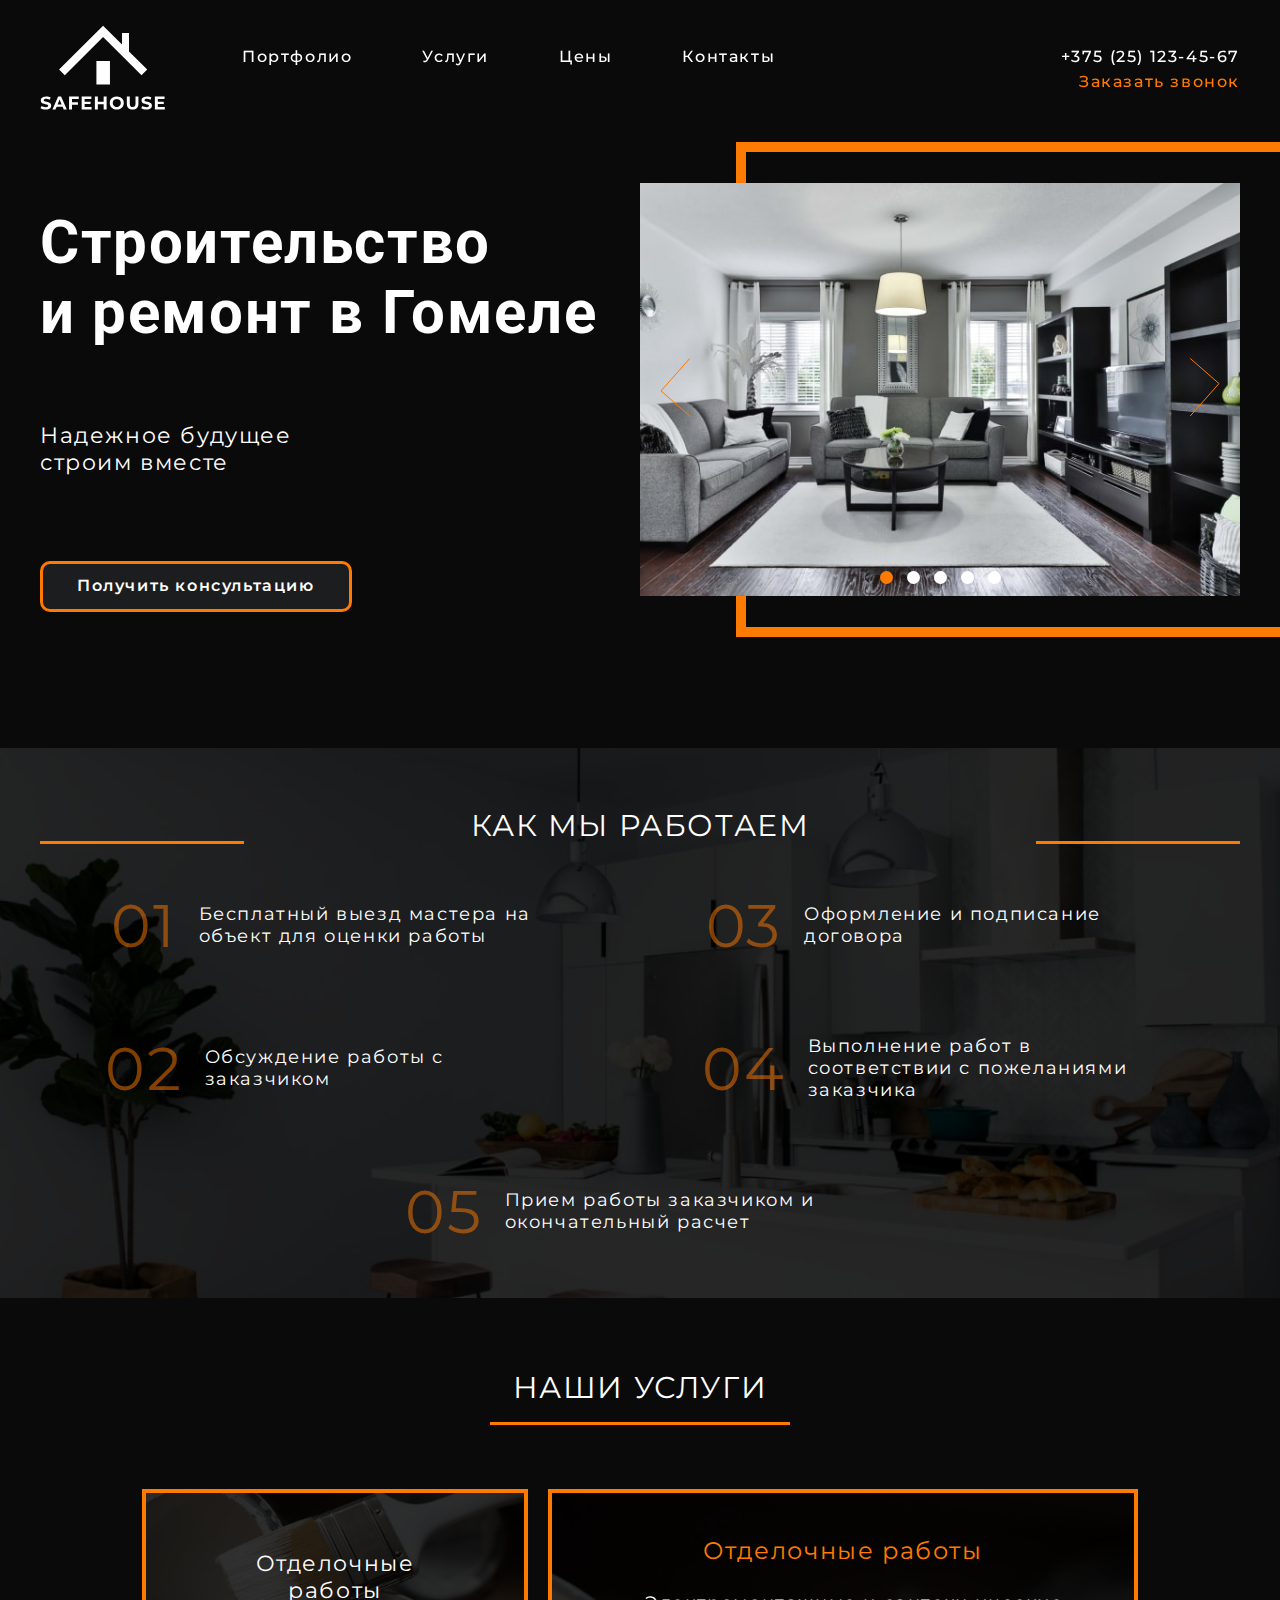
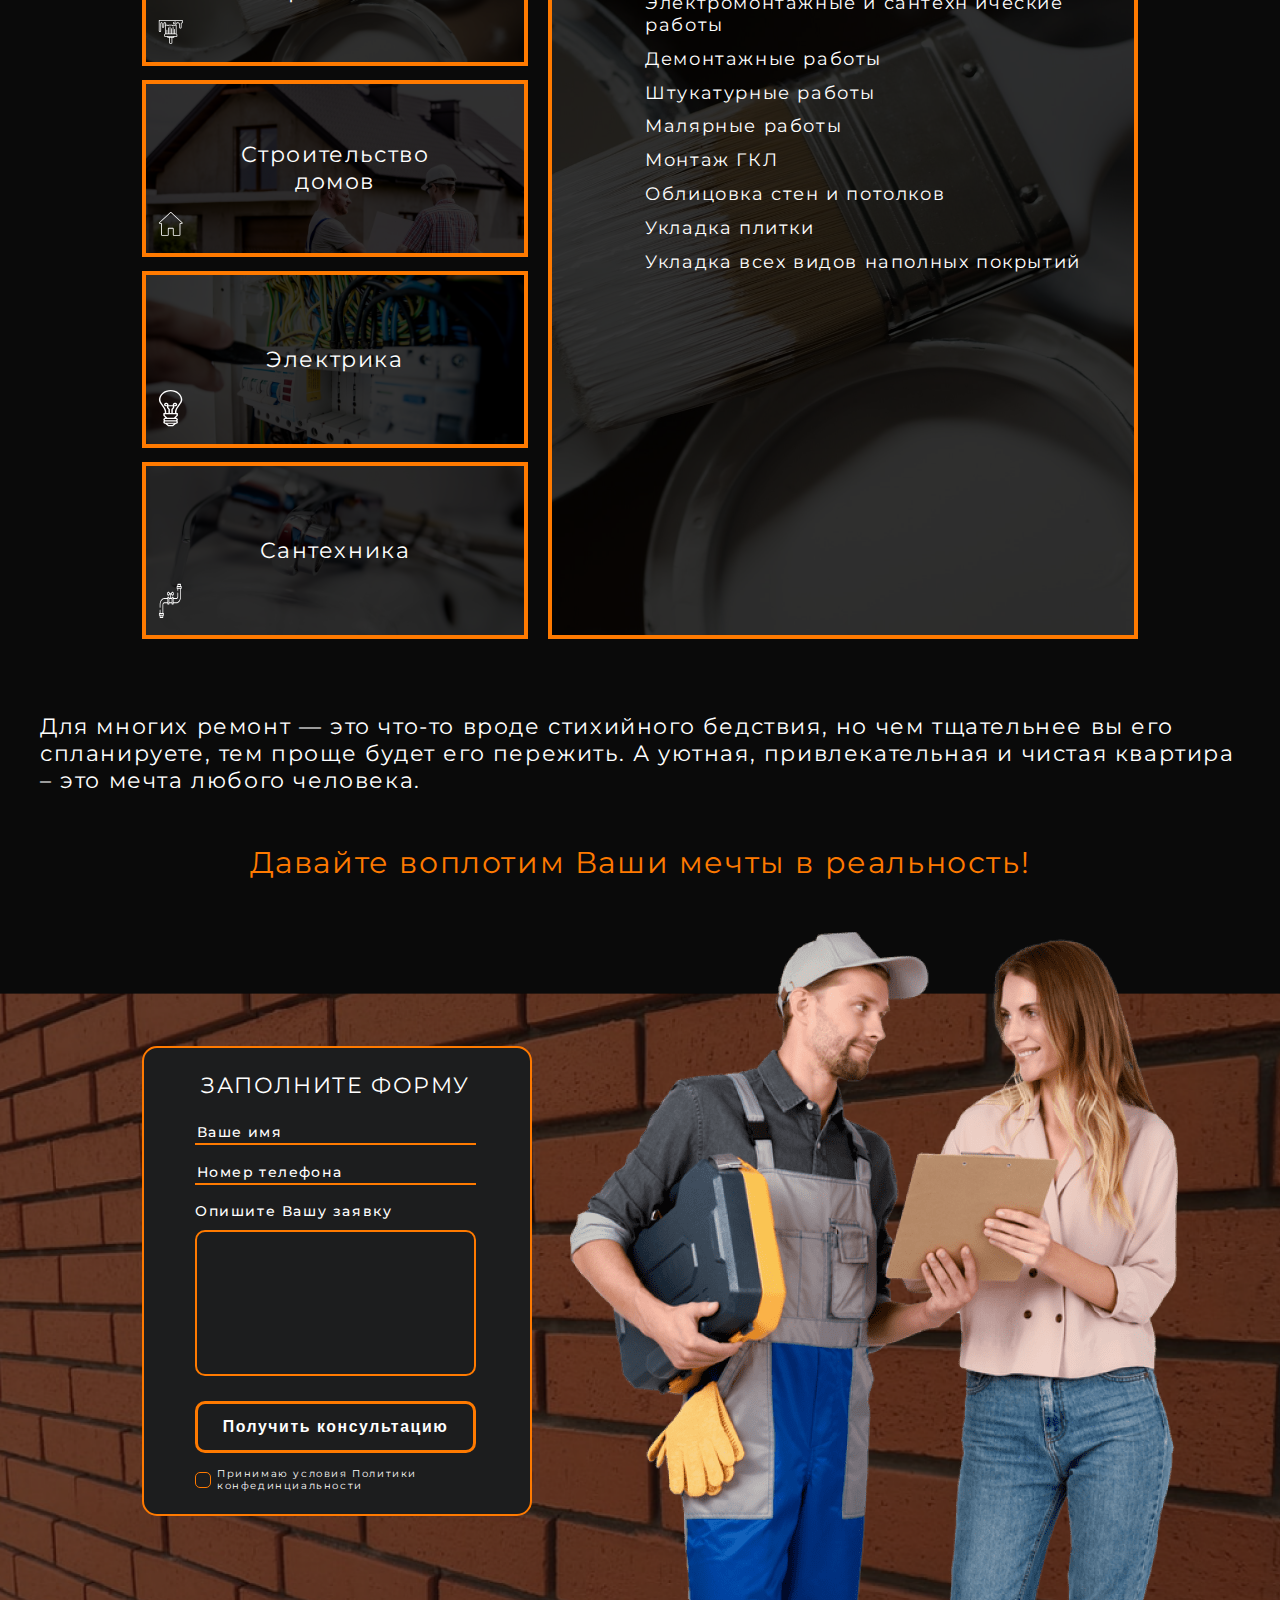
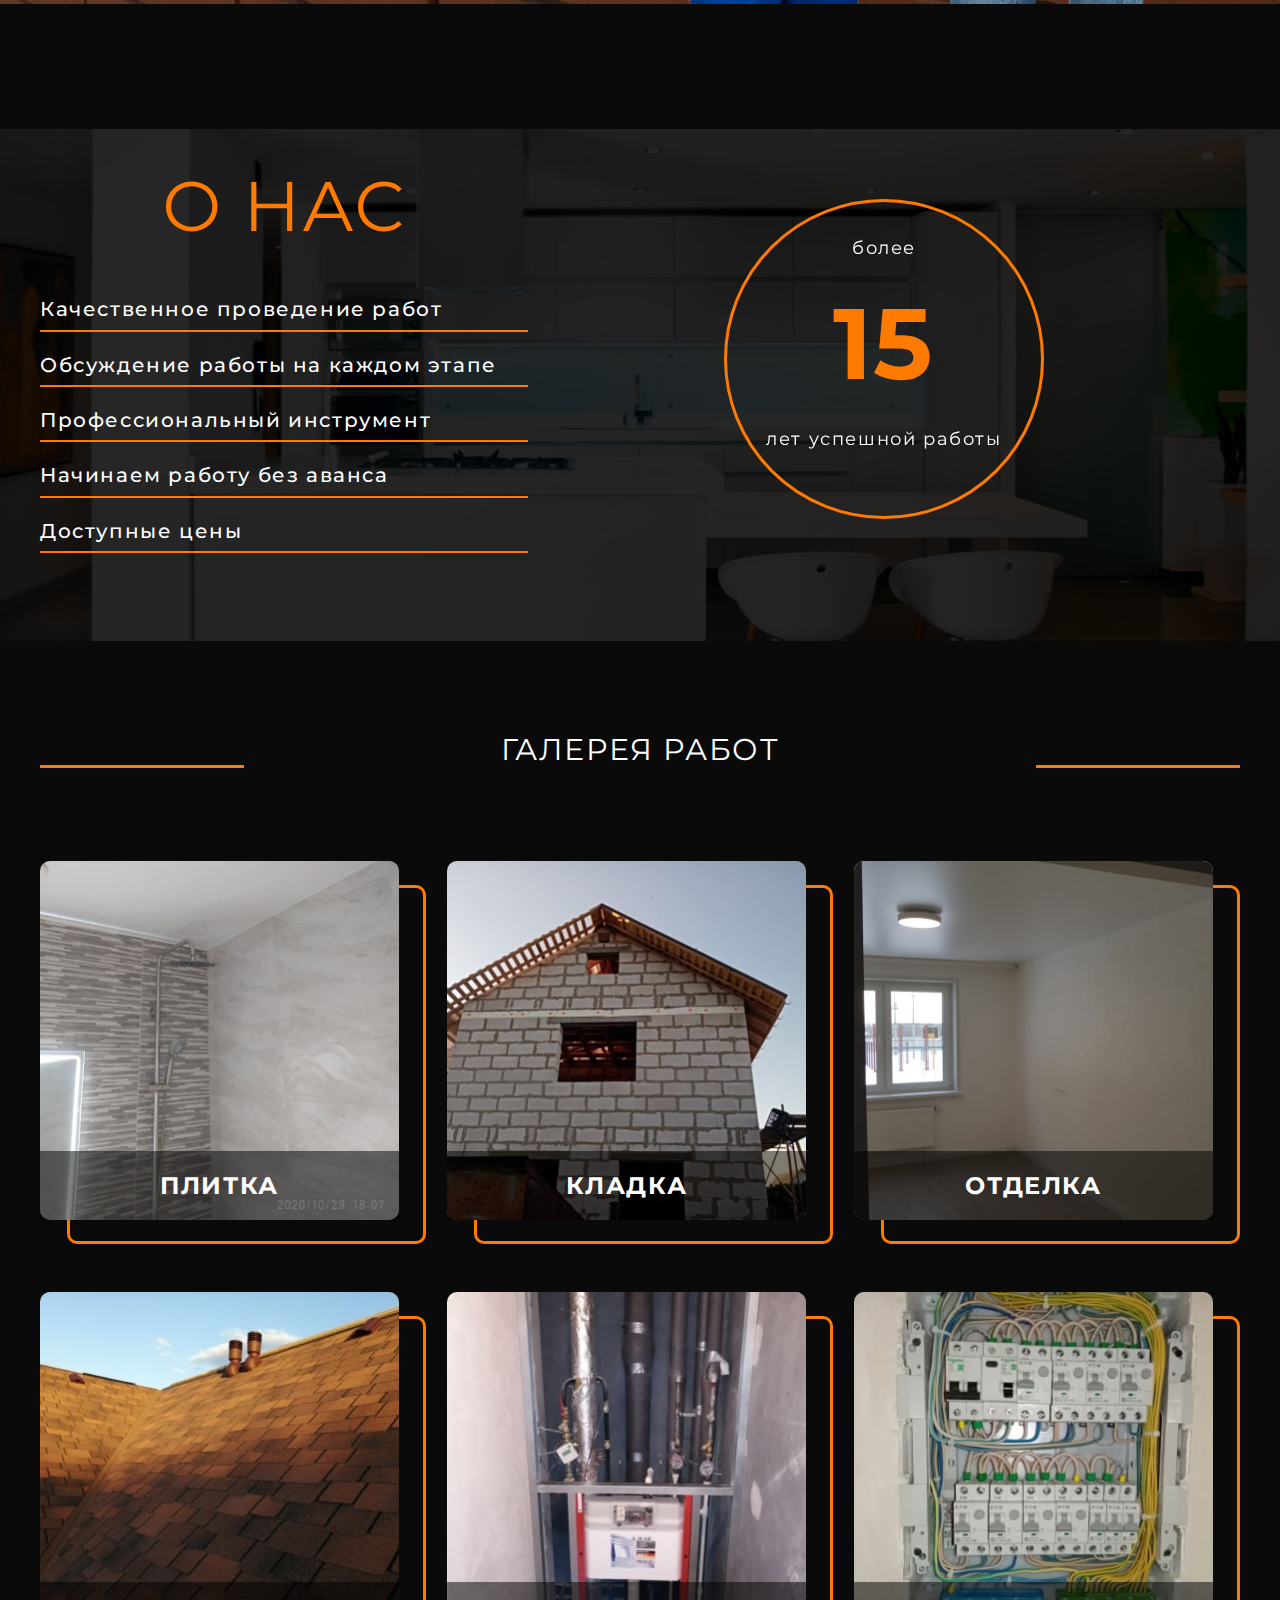
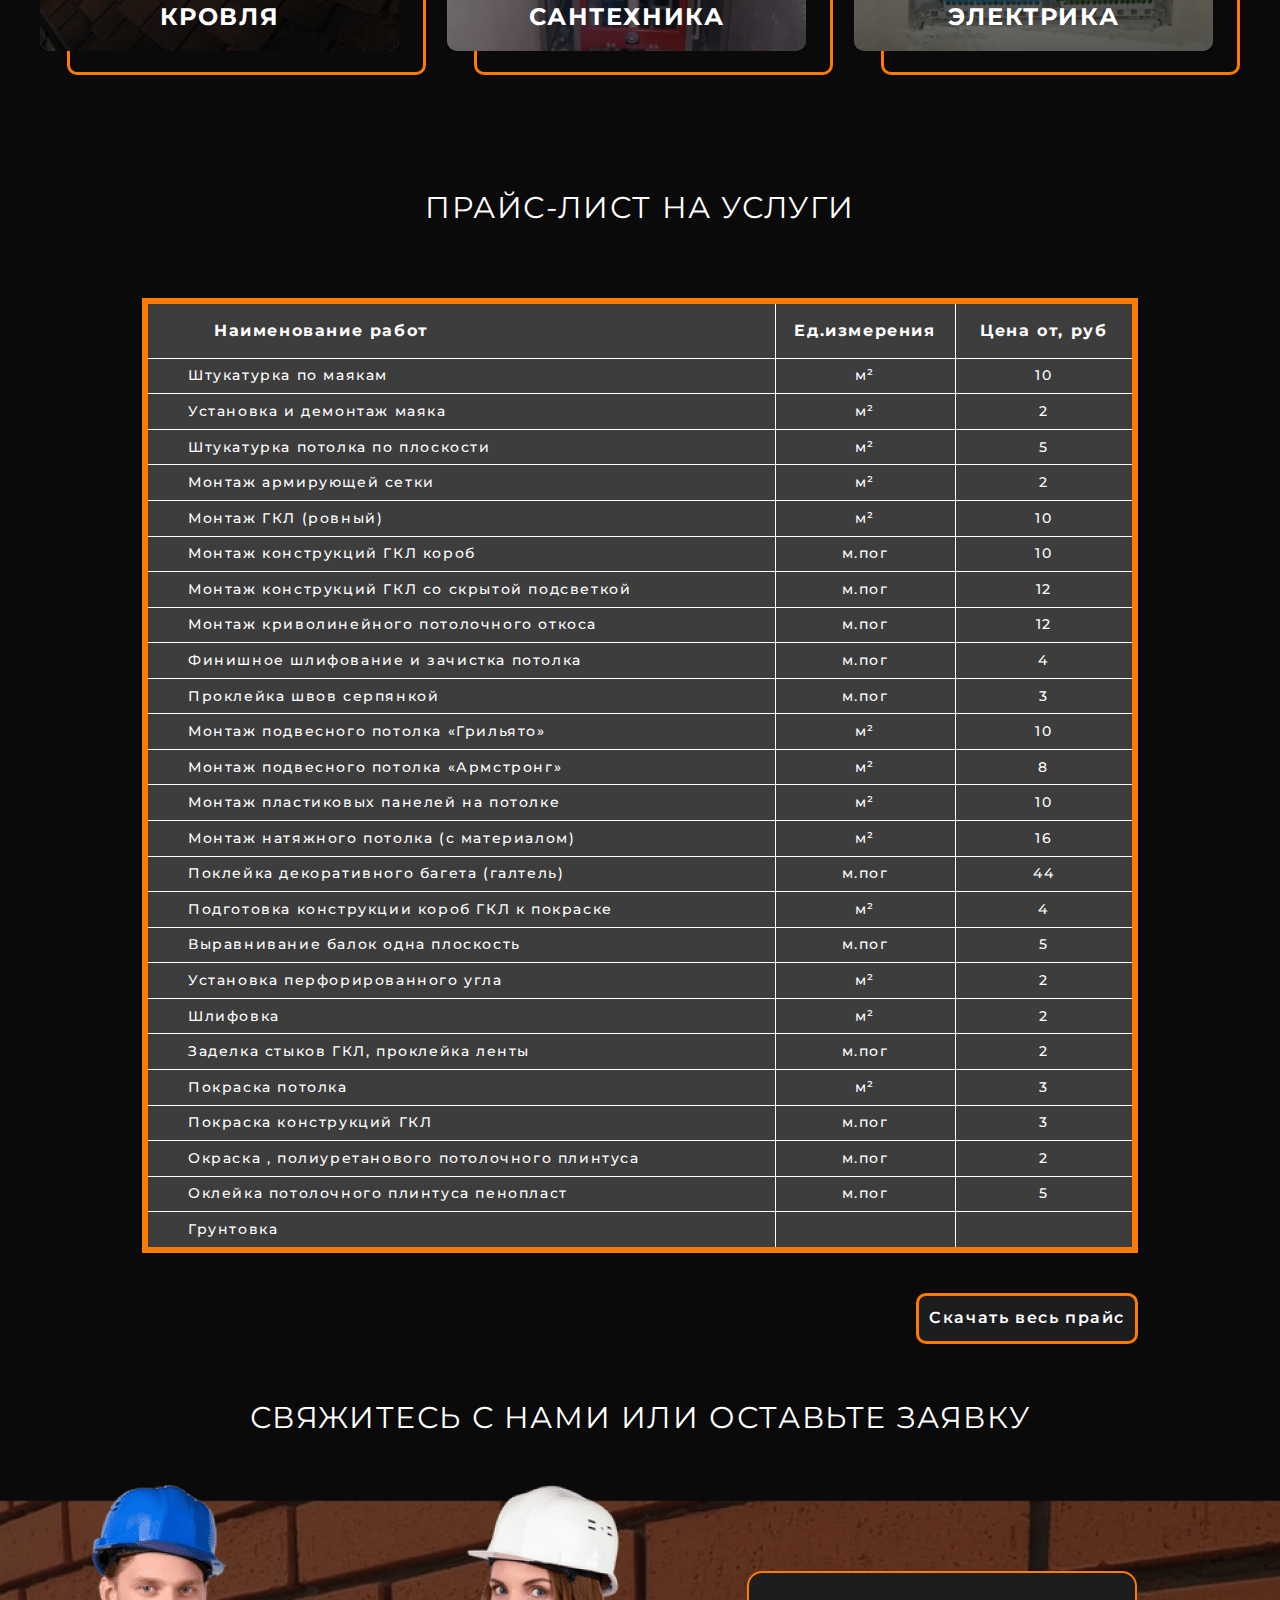
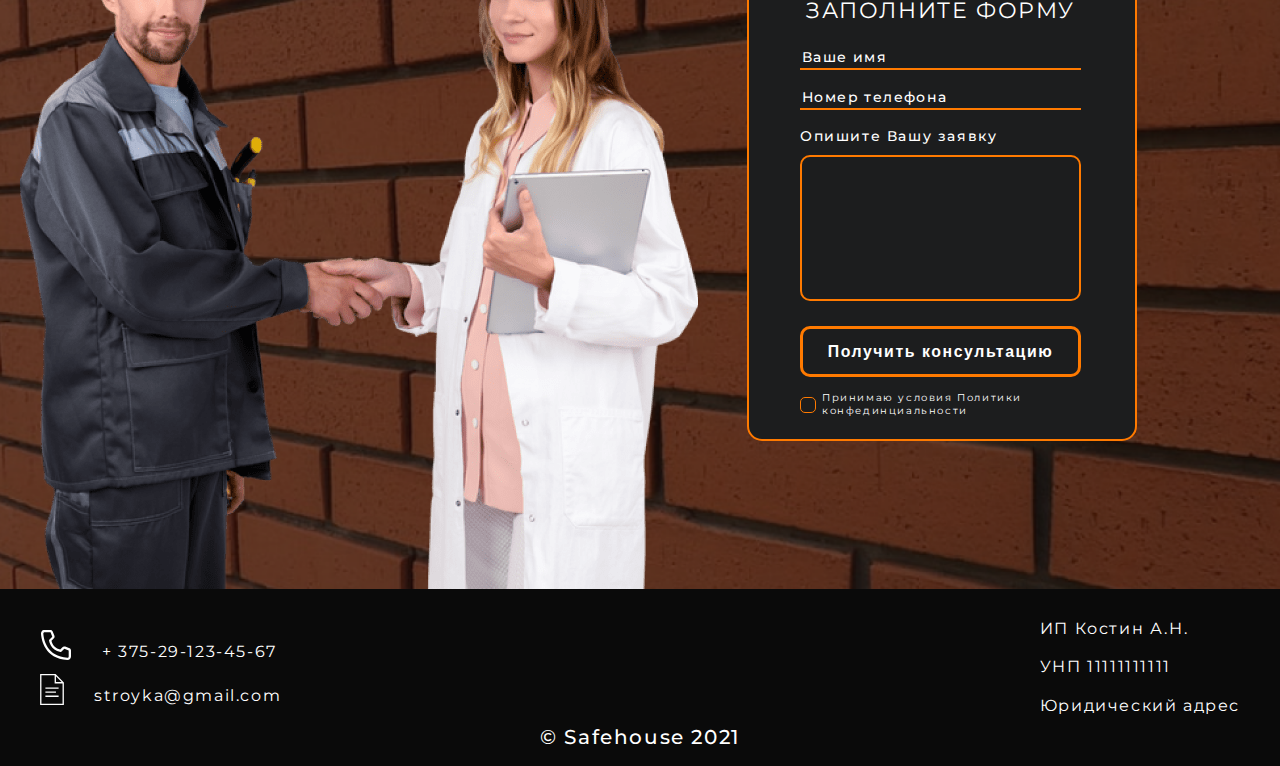
<file: Safehouse/index.html>
<!DOCTYPE html>
<html lang="en">
<head>
    <meta charset="UTF-8">
    <meta name="viewport" content="width=device-width, initial-scale=1.0, user-scalable=no">
    <title>SAFEHOUSE</title>
    <link rel="stylesheet" href="css/reset.css">
    <link rel="preconnect" href="https://fonts.gstatic.com">
    <link href="https://fonts.googleapis.com/css2?family=IBM+Plex+Sans+Condensed:wght@700&family=Montserrat:wght@400;500;600;700&family=Roboto:wght@700&display=swap" rel="stylesheet">
    <link rel="stylesheet" href="js/slick/slick.css">
    <link rel="stylesheet" href="js/slick/slick-theme.css">
    <link rel="stylesheet" href="css/main.css">
</head>
<body>
    <header class="header">
            <div class="header-top">
                <div class="container header-top__container">
                    <a href="index.html" class="header-top__logo">
                        <img src="img/logo.svg" alt="logo">
                    </a>
                    <div class="header-top__main">
                        <button class="menu-btn">
                            <div></div>
                            <div></div>
                            <div></div>
                        </button>
                        <div class="header-top__main-inner">
                            <nav class="menu">
                                <ul class="menu__list">
                                    <li class="menu__item">
                                        <a data-scrollto=".gallery" href="#" class="menu__link">Портфолио</a>
                                    </li>
                                    <li class="menu__item">
                                        <a data-scrollto=".our-services" href="#" class="menu__link">Услуги</a>
                                    </li>
                                    <li class="menu__item">
                                        <a data-scrollto=".price" href="#" class="menu__link">Цены</a>
                                    </li>
                                    <li class="menu__item">
                                        <a data-scrollto=".consultation-2" href="#" class="menu__link">Контакты</a>
                                    </li>
                                </ul>
                            </nav>
                        <div class="header-top__call">
                            <div class="header-top__call-number">+375 (25) 123-45-67</div>
                            <a href="#" class="header-top__call-descr">Заказать звонок</a>
                        </div>
                        </div>
                    </div>
                </div>
            </div>
            <div class="hero">
                <div class="container hero__container">
                    <div class="hero__text">
                        <h1 class="hero__title">Строительство<br> и ремонт в Гомеле</h1>
                        <p class="hero__descr">Надежное будущее строим вместе</p>
                        <a href="#" class="get-btn hero__text-btn">Получить консультацию</a>
                    </div>
                    <div class="hero__slider-wrap">
                        <div class="hero__slider">
                            <div>
                                <img class="hero__slider-img" src="img/hero/img-1.jpg" alt="">
                            </div>
                            <div>
                                <img class=hero__slider-img" src="img/hero/img-2.jpg" alt="">
                            </div>
                            <div>
                                <img class=hero__slider-img" src="img/hero/img-3.jpg" alt="">
                            </div>
                            <div>
                                <img class=hero__slider-img" src="img/hero/img-4.jpg" alt="">
                            </div>
                            <div>
                                <img class="hero__slider-img" src="img/hero/img-5.jpg" alt="">
                            </div>
                        </div>
                        <div class="hero__slider-use">
                            <div class="hero__slider-btn hero__slider-btn--prev">
                                <svg width="31" height="59" viewBox="0 0 31 59" fill="none" xmlns="http://www.w3.org/2000/svg">
                                    <path class="hero__slider-arrow" d="M29.7461 1L1 33.4185L29.7461 58.4923" stroke="#FF7A00"/>
                                </svg>
                            </div>
                            <div class="hero__slider-btn hero__slider-btn--next">
                                <svg width="31" height="59" viewBox="0 0 31 59" fill="none" xmlns="http://www.w3.org/2000/svg">
                                    <path class="hero__slider-arrow" d="M1.25387 58.4922L30 26.0736L1.25387 0.999928" stroke="#FF7A00"/>
                                </svg>
                            </div>
                        </div>
                    </div>
                </div>
            </div>
    </header>
    <section class="work">
        <div class="work__container container">
            <h2 class="work__title content-title content-title--lines">КАК МЫ РАБОТАЕМ</h2>
            <div class="work__inner">
                <div class="work__block">
                    <div class="work__num">01</div>
                    <p class="work__descr">Бесплатный выезд мастера на объект для оценки работы</p>
                </div>
                <div class="work__block">
                    <div class="work__num">03</div>
                    <p class="work__descr">Оформление и подписание договора</p>
                </div>
                <div class="work__block">
                    <div class="work__num">02</div>
                    <p class="work__descr">Обсуждение работы с заказчиком</p>
                </div>
                <div class="work__block">
                    <div class="work__num">04</div>
                    <p class="work__descr">Выполнение работ в соответствии с пожеланиями заказчика</p>
                </div>
                <div class="work__block">
                    <div class="work__num">05</div>
                    <p class="work__descr">Прием работы заказчиком и окончательный расчет</p>
                </div>
            </div>
        </div>
    </section>
    <section class="our-services">
        <div class="container">
            <h2 class="our-services__title content-title content-title--line">НАШИ УСЛУГИ</h2>
            <div class="our-services__inner tabs-main">
                <div class="our-services__tabs tabs-items">
                    <div class="our-services__tabs-item services-bg-1 icon-brush">
                        <span class="our-services__tabs-about">Отделочные<br> работы</span>
                    </div>
                    <div class="our-services__tabs-item services-bg-2 icon-house">
                        <span class="our-services__tabs-about">Строительство<br> домов</span>
                    </div>
                    <div class="our-services__tabs-item services-bg-3 icon-lamp">
                        <span class="our-services__tabs-about">Электрика</span>
                    </div>
                    <div class="our-services__tabs-item services-bg-4 icon-plumbing">
                        <span class="our-services__tabs-about">Сантехника</span>
                    </div>
                </div>
                <div class="our-services__main tabs-blocks">
                    <div class="our-services__block services-bg-1 tabs-elem tabs-elem--open">
                        <div class="our-services__block-title">Отделочные работы</div>
                        <ul class="our-services__block-list">
                            <li class="our-services__block-item">Электромонтажные и сантехн ические работы</li>
                            <div class="our-services__block-item">Демонтажные работы</div>
                            <div class="our-services__block-item">Штукатурные работы </div>
                            <div class="our-services__block-item">Малярные работы</div>
                            <div class="our-services__block-item">Монтаж ГКЛ</div>
                            <div class="our-services__block-item">Облицовка стен и потолков</div>
                            <div class="our-services__block-item">Укладка плитки</div>
                            <div class="our-services__block-item">Укладка всех видов наполных покрытий</div>
                        </ul>
                    </div>

                    <div class="our-services__block services-bg-2 tabs-elem">
                        <div class="our-services__block-title">Строительство домов</div>
                        <ul class="our-services__block-list">
                            <li class="our-services__block-item">Профессиональная укладка блоков ПГС</li>
                            <div class="our-services__block-item">Укладка кирпича</div>
                            <div class="our-services__block-item">Укладка пазогребневых плит</div>
                            <div class="our-services__block-item">Монтаж плит</div>
                            <div class="our-services__block-item">Монтаж перекрытий</div>
                            <div class="our-services__block-item">монтаж балок и пермычек</div>
                            <div class="our-services__block-item">Изготовление монолитного пола</div>
                            <div class="our-services__block-item">Установка перегородок</div>
                            <div class="our-services__block-item">Установка вентиляционных каналов</div>
                            <div class="our-services__block-item">Кровельные работы любой сложности</div>
                        </ul>
                    </div>

                    <div class="our-services__block services-bg-3 tabs-elem">
                        <div class="our-services__block-title">Электрика</div>
                        <ul class="our-services__block-list">
                            <li class="our-services__block-item">Замена розеток и выключателей</li>
                            <div class="our-services__block-item">Перенос розеток и выключателей</div>
                            <div class="our-services__block-item">Замена электропроводки</div>
                            <div class="our-services__block-item">Сборка электросчетчиков</div>
                            <div class="our-services__block-item">Установка электросчетчиков</div>
                        </ul>
                    </div>

                    <div class="our-services__block services-bg-4 tabs-elem">
                        <div class="our-services__block-title">Сантехника</div>
                        <ul class="our-services__block-list">
                            <div class="our-services__block-item">Перенос и установка счетчиков</div>
                            <div class="our-services__block-item">Монтаж и ремонт водопровода</div>
                            <div class="our-services__block-item">Монтаж отопления</div>
                            <div class="our-services__block-item">Монтаж канализации</div>
                            <div class="our-services__block-item">Замена и перенос  полотенцесушителя</div>
                            <div class="our-services__block-item">Установка кранов на полотенцесушитель</div>
                            <div class="our-services__block-item">Установка инсталляций</div>
                            <div class="our-services__block-item">Установка всех видов сантех оборудования</div>
                            <div class="our-services__block-item">Замена батарей отопления</div>
                            <div class="our-services__block-item">Замена и демонтаж радиатора отопления</div>
                            <div class="our-services__block-item">Замена труб в ванной и туалете</div>
                            <div class="our-services__block-item">Замена труб в ванной</div>
                            <div class="our-services__block-item">Замена труб на пластиковые</div>
                            <div class="our-services__block-item">Монтаж трубопроводов ПВХ</div>
                            <div class="our-services__block-item">Замена и демонтаж радиатора отопления</div>
                        </ul>
                    </div>

                </div>
            </div>
            <p class="our-services__descr">Для многих ремонт — это что-то вроде стихийного бедствия, но чем тщательнее вы его спланируете, тем проще будет его пережить. А уютная, привлекательная и чистая квартира – это мечта любого человека.</p>
        </div>
    </section>
    <section class="consultation-1">
            <div class="container">
                <h2 class="consultation-1__title content-title">Давайте воплотим Ваши мечты  в реальность!</h2>
            </div>
            <div class="consultation-1__main">
                <div class="container">
                    <div class="consultation-1__inner">
                        <div class="consultation-1__consultation-block consultation-block">
                                <h2 class="consultation-block__title">ЗАПОЛНИТЕ ФОРМУ</h2>
                            <form action="">
                                <div class="consultation-block__input-wrap">
                                    <input class="consultation-block__input" type="text" placeholder="Ваше имя">
                                    <input class="consultation-block__input consultation-block__input--number" type="text" placeholder="Номер телефона">
                                </div>
                                <label class="consultation-block__label" for="consultation-textarea">Опишите Вашу  заявку</label>
                                <textarea class="consultation-block__textarea" name="" id="consultation-textarea" cols="30" rows="10"></textarea>
                                <input class="consultation-block__btn get-btn" type="submit" value="Получить консультацию">
                                <div class="consultation-block__checkbox-wrap">
                                    <input class="consultation-block__checkbox" id="consultation-checkbox" type="checkbox" value="yes">
                                    <label class="consultation-block__checkbox-label" for="consultation-checkbox">Принимаю условия Политики конфединциальности</label>
                                </div>
                            </form>
                        </div>
                        <img class="consultation-1__img" src="img/consultation/img-1.png" alt="consultation-img">
                    </div>
                </div>
            </div>
    </section>
    <section class="about-us">
        <div class="container">
            <div class="about-us__inner">
                <div class="about-us__text">
                    <h2 class="about-us__title">О НАС</h2>
                    <ul class="about-us__list">
                        <li class="about-us__item">Качественное проведение работ</li>
                        <li class="about-us__item">Обсуждение работы на каждом этапе</li>
                        <li class="about-us__item">Профессиональный инструмент</li>
                        <li class="about-us__item">Начинаем работу без аванса</li>
                        <li class="about-us__item">Доступные цены</li>
                    </ul>
                </div>
               <div class="about-us__nums">
                    <div class="about-us__circle">
                        <div class="about-us__circle-item">
                            <div class="about-us__circle-inner">
                                <div class="about-us__circle-text">более</div>
                                <div class="about-us__circle-num">15</div>
                                <div class="about-us__circle-text">лет успешной работы</div>
                            </div>
                        </div>
                        <div class="about-us__circle-item">
                            <div class="about-us__circle-inner">
                                <div class="about-us__circle-text">более</div>
                                <div class="about-us__circle-num">1000</div>
                                <div class="about-us__circle-text">м2 готовых объектов</div>
                            </div>
                        </div>
                        <div class="about-us__circle-item">
                            <div class="about-us__circle-inner">
                                <div class="about-us__circle-text">более</div>
                                <div class="about-us__circle-num">500</div>
                                <div class="about-us__circle-text">довольных клиентов</div>
                            </div>
                        </div>
                    </div>
               </div>
            </div>
        </div>
    </section>
    <section class="gallery">
        <div class="container">
            <h2 class="gallery__title content-title content-title--lines">ГАЛЕРЕЯ РАБОТ</h2>
            <div class="gallery__row">
                <div class="gallery__block">
                    <div class="gallery__block-inner" style='background-image: url("img/gallery/img-1.jpg")'>
                        <div class="gallery__block-title">ПЛИТКА</div>
                    </div>
                </div>
                <div class="gallery__block">
                    <div class="gallery__block-inner" style='background-image: url("img/gallery/img-2.jpg")'>
                        <div class="gallery__block-title">КЛАДКА</div>
                    </div>
                </div>
                <div class="gallery__block">
                    <div class="gallery__block-inner" style='background-image: url("img/gallery/img-3.jpg")'>
                        <div class="gallery__block-title">ОТДЕЛКА</div>
                    </div>
                </div>
                <div class="gallery__block">
                    <div class="gallery__block-inner" style='background-image: url("img/gallery/img-4.jpg")'>
                        <div class="gallery__block-title">КРОВЛЯ</div>
                    </div>
                </div>
                <div class="gallery__block">
                    <div class="gallery__block-inner" style='background-image: url("img/gallery/img-5.jpg")'>
                        <div class="gallery__block-title">САНТЕХНИКА</div>
                    </div>
                </div>
                <div class="gallery__block">
                    <div class="gallery__block-inner" style='background-image: url("img/gallery/img-6.jpg")'>
                        <div class="gallery__block-title">ЭЛЕКТРИКА</div>
                    </div>
                </div>
            </div>
        </div>
    </section>
    <section class="price">
        <div class="container price__container">
            <h2 class="price__title content-title">ПРАЙС-ЛИСТ НА УСЛУГИ</h2>
            <div class="price__table-wrap">
                <table class="price__table">
                    <thead>
                        <tr class="price__table-row">
                            <th class="price__table-item price__table-title price__table-title--left">Наименование работ</th>
                            <th class="price__table-item price__table-item--title price__table-title">Ед.измерения</th>
                            <th class="price__table-item price__table-item--title price__table-title">Цена от,  руб</th>
                        </tr>
                    </thead>
                    <tbody>
                        <tr class="price__table-row">
                            <th class="price__table-item">Штукатурка по маякам</th>
                            <td class="price__table-item">м²</td>
                            <td class="price__table-item">10</td>
                        </tr>
                        <tr class="price__table-row">
                            <th class="price__table-item">Установка и демонтаж маяка</th>
                            <td class="price__table-item">м²</td>
                            <td class="price__table-item">2</td>
                        </tr>
                        <tr class="price__table-row">
                            <th class="price__table-item">Штукатурка потолка по плоскости</th>
                            <td class="price__table-item">м²</td>
                            <td class="price__table-item">5</td>
                        </tr>
                        <tr class="price__table-row">
                            <th class="price__table-item">Монтаж армирующей сетки</th>
                            <td class="price__table-item">м²</td>
                            <td class="price__table-item">2</td>
                        </tr>
                        <tr class="price__table-row">
                            <th class="price__table-item">Монтаж ГКЛ (ровный)</th>
                            <td class="price__table-item">м²</td>
                            <td class="price__table-item">10</td>
                        </tr>
                        <tr class="price__table-row">
                            <th class="price__table-item">Монтаж конструкций ГКЛ короб</th>
                            <td class="price__table-item">м.пог</td>
                            <td class="price__table-item">10</td>
                        </tr>
                        <tr class="price__table-row">
                            <th class="price__table-item">Монтаж конструкций ГКЛ со скрытой подсветкой</th>
                            <td class="price__table-item">м.пог</td>
                            <td class="price__table-item">12</td>
                        </tr>
                        <tr class="price__table-row">
                            <th class="price__table-item">Монтаж криволинейного потолочного откоса</th>
                            <td class="price__table-item">м.пог</td>
                            <td class="price__table-item">12</td>
                        </tr>

                        <tr class="price__table-row">
                            <th class="price__table-item">Финишное шлифование и зачистка потолка</th>
                            <td class="price__table-item">м.пог</td>
                            <td class="price__table-item">4</td>
                        </tr>
                        <tr class="price__table-row">
                            <th class="price__table-item">Проклейка швов серпянкой</th>
                            <td class="price__table-item">м.пог</td>
                            <td class="price__table-item">3</td>
                        </tr>
                        <tr class="price__table-row">
                            <th class="price__table-item">Монтаж подвесного потолка «Грильято»</th>
                            <td class="price__table-item">м²</td>
                            <td class="price__table-item">10</td>
                        </tr>
                        <tr class="price__table-row">
                            <th class="price__table-item">Монтаж подвесного потолка «Армстронг»</th>
                            <td class="price__table-item">м²</td>
                            <td class="price__table-item">8</td>
                        </tr>

                        <tr class="price__table-row">
                            <th class="price__table-item">Монтаж пластиковых панелей на потолке	</th>
                            <td class="price__table-item">м²</td>
                            <td class="price__table-item">10</td>
                        </tr>
                        <tr class="price__table-row">
                            <th class="price__table-item">Монтаж натяжного потолка (с материалом)	</th>
                            <td class="price__table-item">м²</td>
                            <td class="price__table-item">16</td>
                        </tr>
                        <tr class="price__table-row">
                            <th class="price__table-item">Поклейка декоративного багета (галтель)</th>
                            <td class="price__table-item">м.пог</td>
                            <td class="price__table-item">44</td>
                        </tr>
                        <tr class="price__table-row">
                            <th class="price__table-item">Подготовка конструкции короб ГКЛ к покраске</th>
                            <td class="price__table-item">м²</td>
                            <td class="price__table-item">4</td>
                        </tr>
                        <tr class="price__table-row">
                            <th class="price__table-item">Выравнивание балок одна плоскость	
                            </th>
                            <td class="price__table-item">м.пог</td>
                            <td class="price__table-item">5</td>
                        </tr>
                        <tr class="price__table-row">
                            <th class="price__table-item">Установка перфорированного угла	</th>
                            <td class="price__table-item">м²</td>
                            <td class="price__table-item">2</td>
                        </tr>
                        <tr class="price__table-row">
                            <th class="price__table-item">Шлифовка</th>
                            <td class="price__table-item">м²</td>
                            <td class="price__table-item">2</td>
                        </tr>
                        <tr class="price__table-row">
                            <th class="price__table-item">Заделка стыков ГКЛ, проклейка ленты	</th>
                            <td class="price__table-item">м.пог</td>
                            <td class="price__table-item">2</td>
                        </tr>
                        <tr class="price__table-row">
                            <th class="price__table-item">Покраска потолка</th>
                            <td class="price__table-item">м²</td>
                            <td class="price__table-item">3</td>
                        </tr>
                        <tr class="price__table-row">
                            <th class="price__table-item">Покраска конструкций ГКЛ	</th>
                            <td class="price__table-item">м.пог</td>
                            <td class="price__table-item">3</td>
                        </tr>
                        <tr class="price__table-row">
                            <th class="price__table-item">Окраска , полиуретанового потолочного плинтуса</th>
                            <td class="price__table-item">м.пог</td>
                            <td class="price__table-item">2</td>
                        </tr>
                        <tr class="price__table-row">
                            <th class="price__table-item">Оклейка потолочного плинтуса пенопласт</th>
                            <td class="price__table-item">м.пог</td>
                            <td class="price__table-item">5</td>
                        </tr>
                        <tr class="price__table-row">
                            <th class="price__table-item">Грунтовка</th>
                            <td class="price__table-item"></td>
                            <td class="price__table-item"></td>
                        </tr>
                    </tbody>
                </table>
            </div>
            <div class="price__btn-wrap">
                <a href="#" class="price__get-btn get-btn">Скачать весь прайс</a>
            </div>
        </div>
    </section>
    <section class="consultation-2">
        <div class="container">
            <h2 class="consultation-2__content-title content-title">СВЯЖИТЕСЬ С НАМИ ИЛИ ОСТАВЬТЕ ЗАЯВКУ</h2>
        </div>
        <div class="consultation-2__main">
            <div class="container">
                <div class="consultation-2__inner">
                    <div class="consultation-block consultation-2__consultation-block">
                        <h2 class="consultation-block__title">ЗАПОЛНИТЕ ФОРМУ</h2>
                        <form action="">
                            <div class="consultation-block__input-wrap">
                                <input class="consultation-block__input" type="text" placeholder="Ваше имя">
                                <input class="consultation-block__input consultation-block__input--number" type="text" placeholder="Номер телефона">
                            </div>
                            <label class="consultation-block__label" for="consultation-textarea">Опишите Вашу  заявку</label>
                            <textarea class="consultation-block__textarea" name="" id="consultation-textarea" cols="30" rows="10"></textarea>
                            <input class="consultation-block__btn get-btn" type="submit" value="Получить консультацию">
                            <div class="consultation-block__checkbox-wrap">
                                <input class="consultation-block__checkbox" id="consultation-2-checkbox" type="checkbox" value="yes">
                                <label class="consultation-block__checkbox-label" for="consultation-2-checkbox">Принимаю условия Политики конфединциальности</label>
                            </div>
                        </form>
                    </div>
                    <img class="consultation-2__img" src="img/consultation/img-2.png" alt="consultation-img">
                </div>
            </div>
        </div>
    </section>
    <footer class="footer">
        <div class="container">
            <div class="footer__inner">
                <div class="footer__contact">
                    <a href="tel:+375291234567" class="footer__contact-link icon-phone">+ 375-29-123-45-67</a>
                    <a href="mailto:stroyka@gmail.com" class="footer__contact-link icon-paper">stroyka@gmail.com</a>
                </div>
                <div class="footer__info">
                    <ul class="footer__info-list">
                        <li class="footer__info-item">ИП Костин А.Н.</li>
                        <li class="footer__info-item">УНП      11111111111</li>
                        <li class="footer__info-item">Юридический адрес</li>
                    </ul>
                </div>
            </div>
            <div class="footer__end">
                <span class="footer__end-text">© Safehouse 2021</span>
            </div>
        </div>
    </footer>
    <script src="js/jquery-3.4.1.min.js"></script>
    <script src="js/slick/slick.min.js"></script>
    <script src="js/jquery.maskedinput.js"></script>
    <script src="js/script.js"></script>
</body>
</html>
</file>
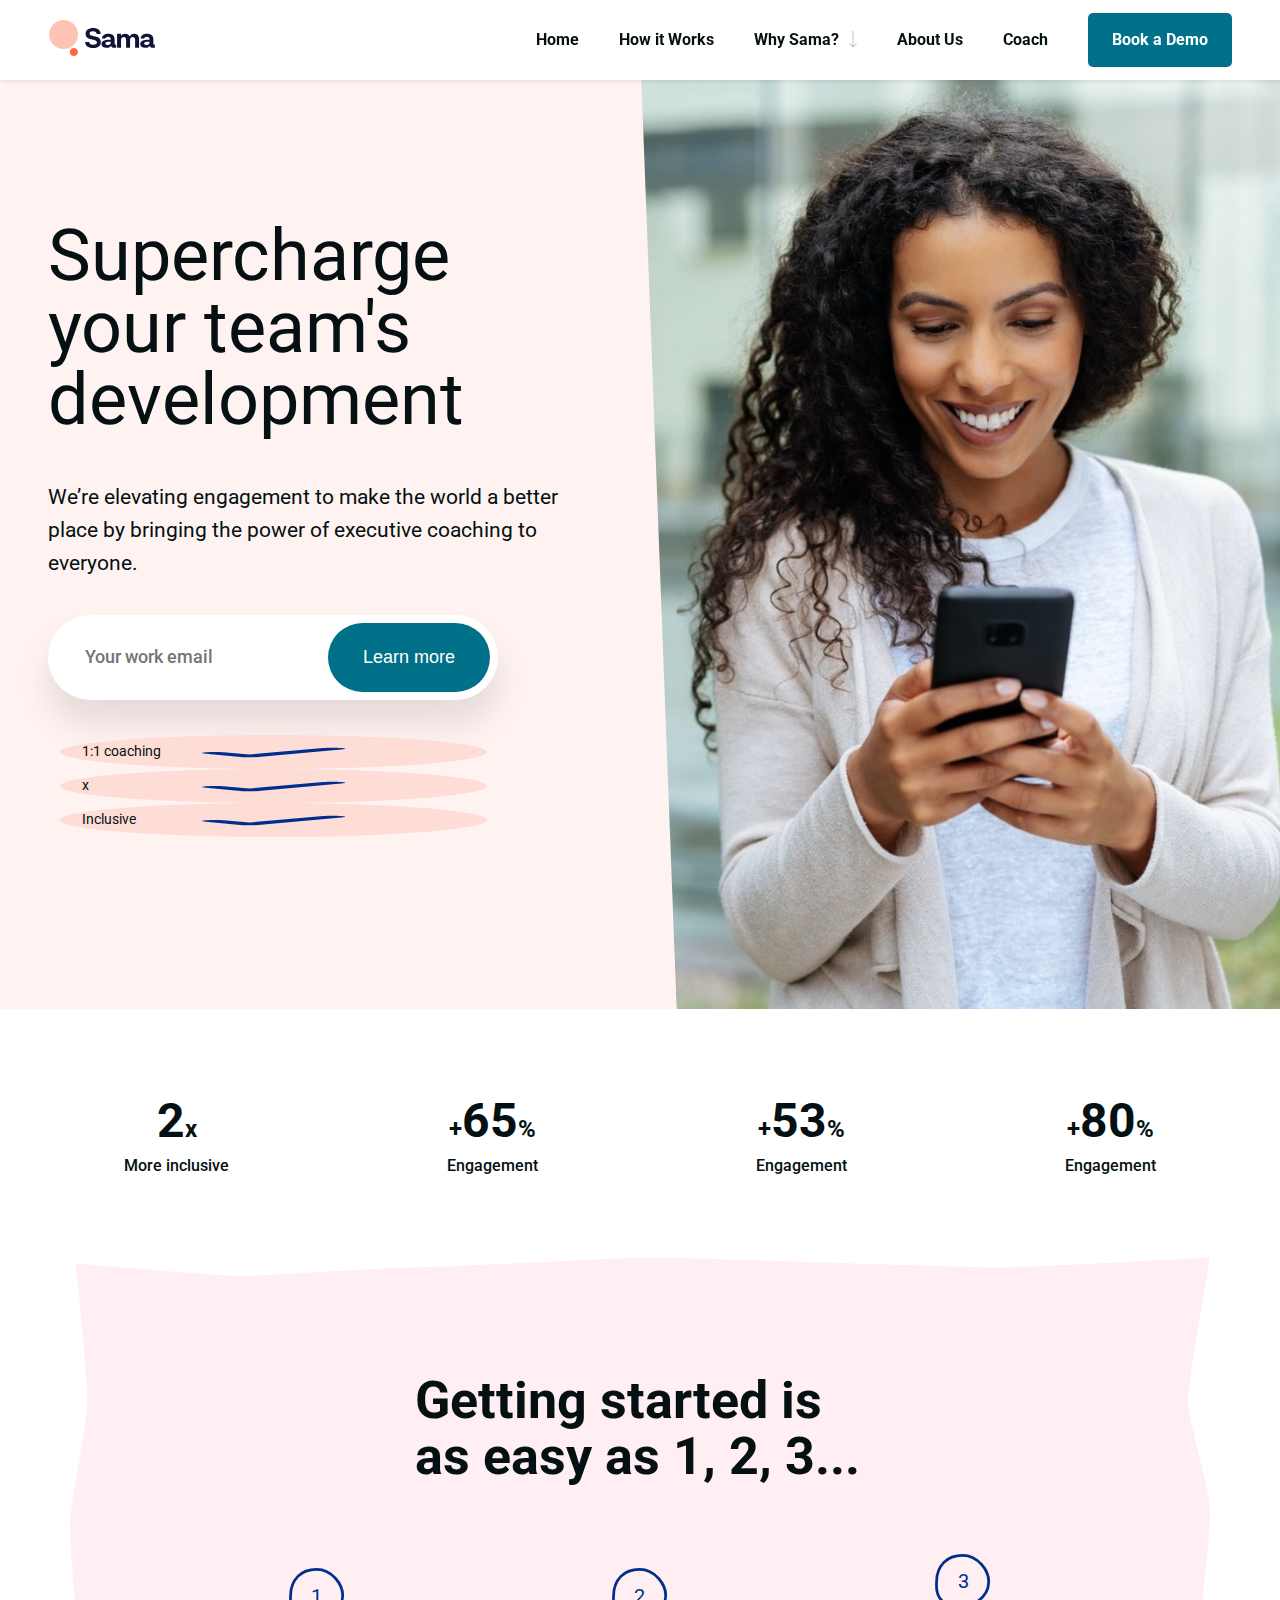
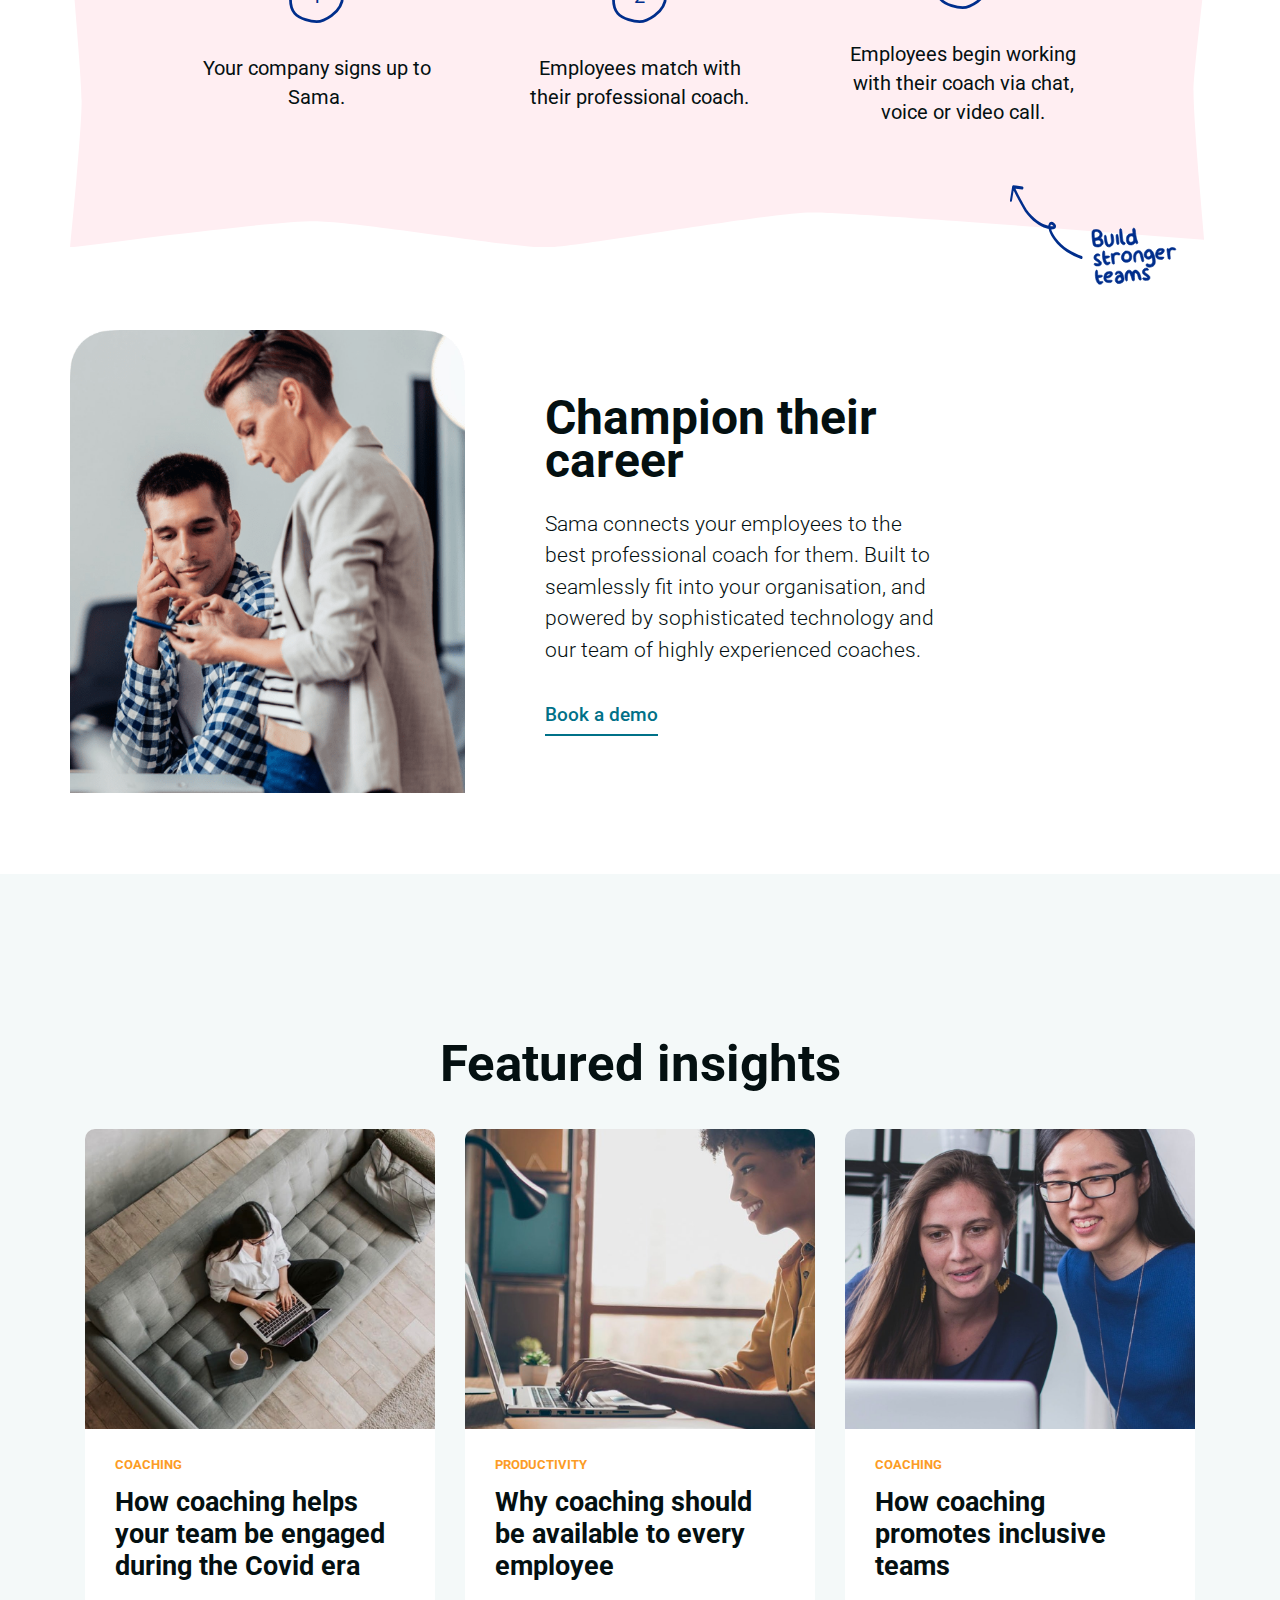
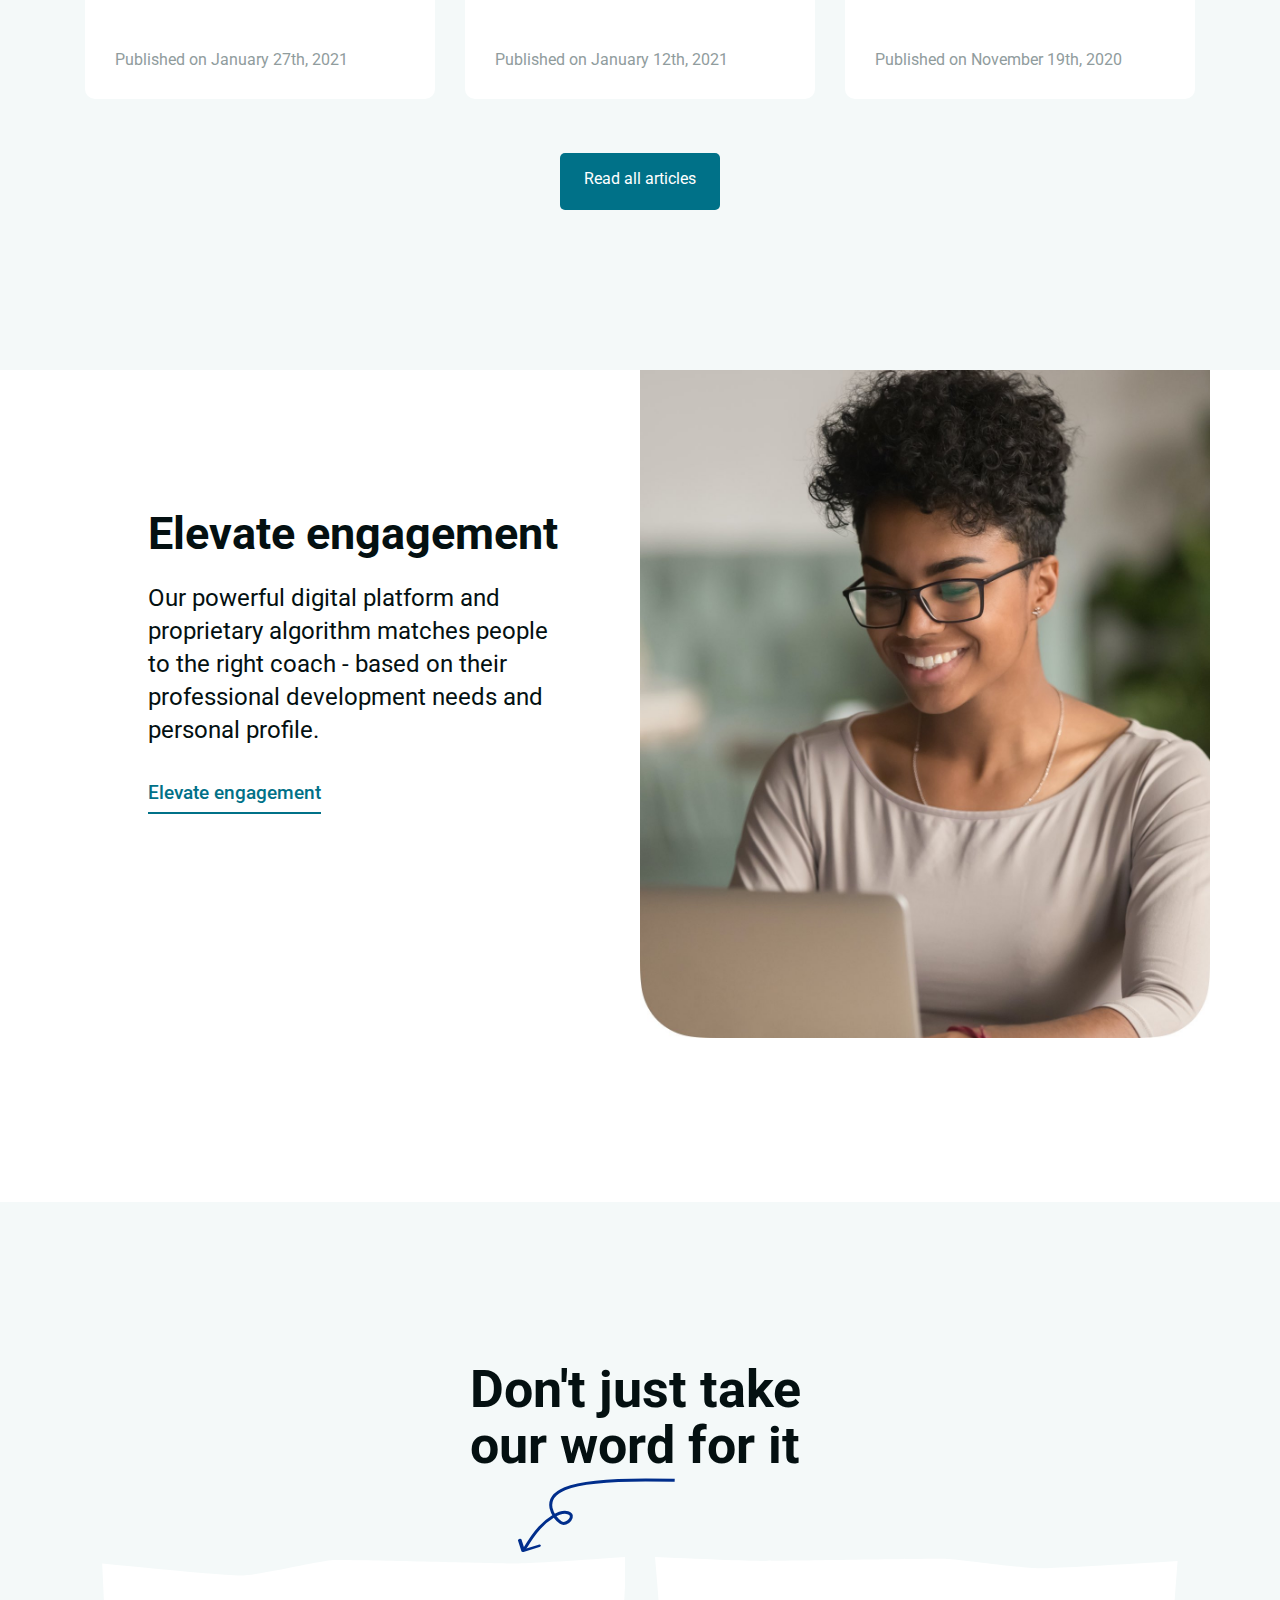
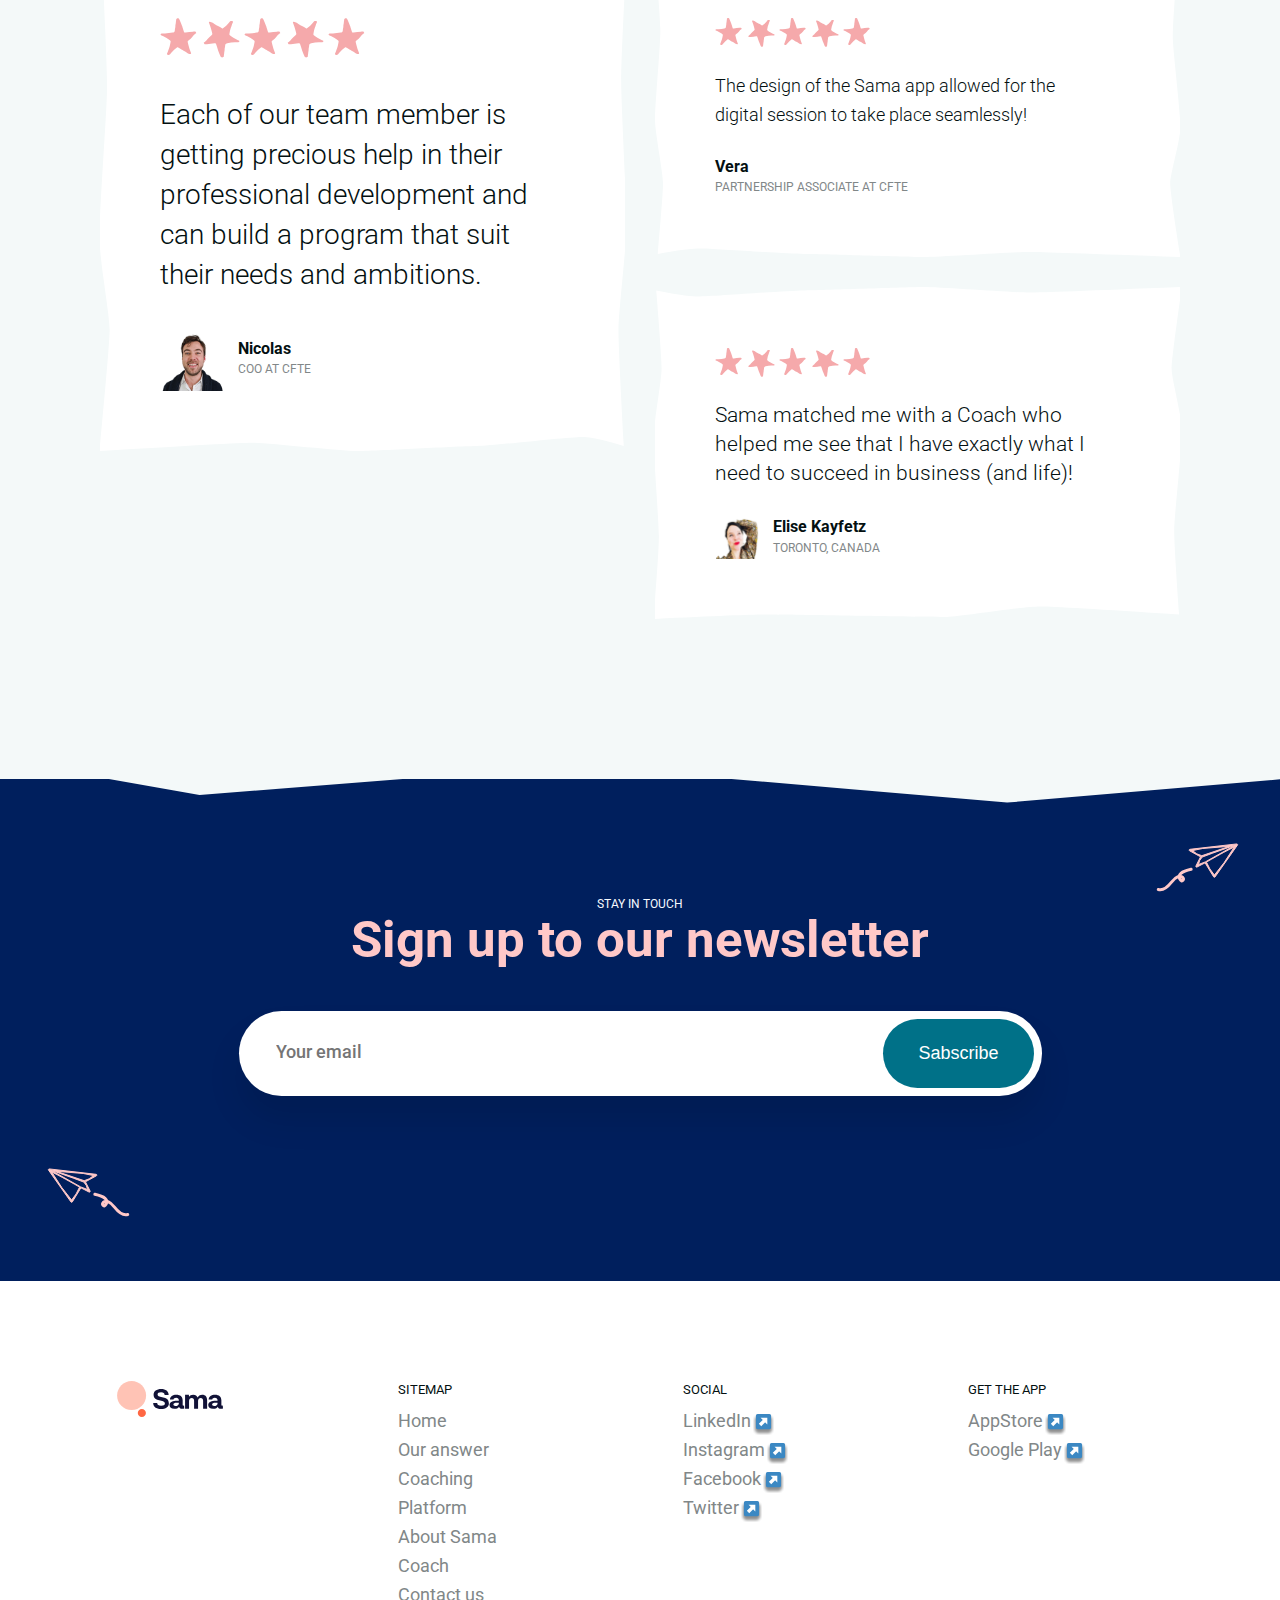
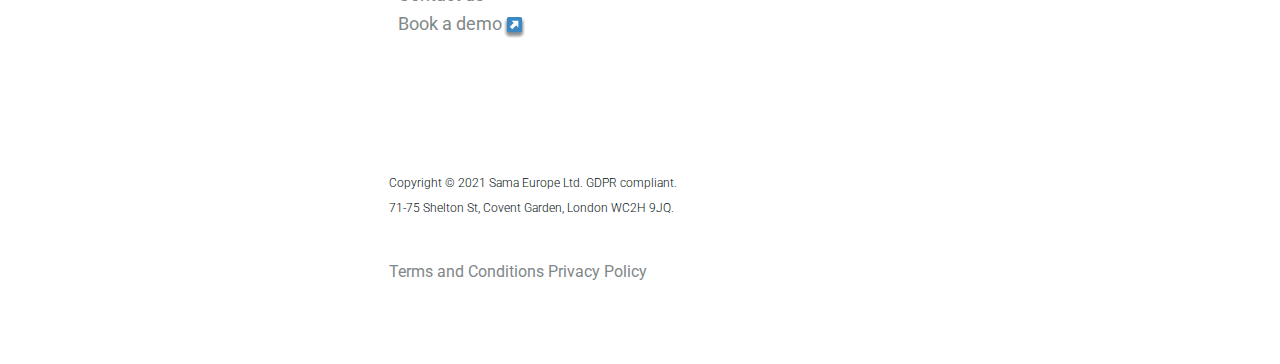
<file: Sama/index.html>
<!DOCTYPE html>
<html lang="en">
<head>
    <meta charset="UTF-8">
    <title>Sama</title>
    <meta name="viewport" content="width=device-width, initial-scale=1.0, user-scalable=no">
    <link rel="stylesheet" href="css/reset.css">
    <link rel="preconnect" href="https://fonts.gstatic.com">
    <link href="https://fonts.googleapis.com/css2?family=Roboto:wght@300;400;500;700&display=swap" rel="stylesheet">
    <link rel="stylesheet" href="css/main.css">
</head>
<body>
    <header class="header">
        <div class="container-fluid header__container">
            <div class="header__inner">
                <div class="logo">
                    <a href="index.html">
                        <img src="img/logo.svg" alt="logo">
                    </a>
                </div>
                <nav class="menu">
                    <ul class="menu__list">
                        <li class="menu__item">
                            <a href="" class="menu__link">Home</a>
                        </li>
                        <li class="menu__item">
                            <a href="" class="menu__link">How it Works</a>
                        </li>
                        <li class="menu__item">
                            <a href="" class="menu__link menu__link--arrow">Why Sama?</a>
                        </li>
                        <li class="menu__item">
                            <a href="" class="menu__link">About Us</a>
                        </li>
                        <li class="menu__item">
                            <a href="" class="menu__link">Coach</a>
                        </li>
                        <li class="menu__item">
                            <a href="" class="menu__btn btn-primary">Book a Demo</a>
                        </li>
                    </ul>
                </nav>
                <div class="header__menu-btn">
                    <div class="header__menu-btn-line"></div>
                    <div class="header__menu-btn-line"></div>
                    <div class="header__menu-btn-line"></div>
                </div>
            </div>
        </div>
    </header>
    <section class="hero">
        <div class="hero__text-wrap">
            <div class="hero__text">
                <h1 class="hero__title">Supercharge your team's development</h1>
                <p class="hero__descr">We’re elevating engagement to make the world a better place by bringing the power of executive coaching to everyone.</p>
                <div class="hero__text-block">
                    <form action="index.html" class="feedback-form">
                        <input type="text" placeholder="Your work email" class="feedback-form__text">
                        <input type="submit" class="feedback-form__btn btn-primary" value="Learn more">
                    </form>
                    <div class="hero__circles">
                        <div class="hero__circles-item">1:1 coaching</div>
                        <div class="hero__circles-item">x</div>
                        <div class="hero__circles-item">Inclusive</div>
                    </div>
                </div>
            </div>
        </div>
        <div class="hero__img-wrap"></div>
    </section>
    <div class="progress">
        <div class="container-fluid">
            <div class="progress__list">
                <div class="progress__item">
                    <div class="progress__counter"><span class="progress__counter-num">2</span>x</div>
                    <div class="progress__about">More inclusive</div>
                </div>
                <div class="progress__item">
                    <div class="progress__counter">+<span class="progress__counter-num">65</span>%</div>
                    <div class="progress__about">Engagement</div>
                </div>
                <div class="progress__item">
                    <div class="progress__counter">+<span class="progress__counter-num">53</span>%</div>
                    <div class="progress__about">Engagement</div>
                </div>
                <div class="progress__item">
                    <div class="progress__counter">+<span class="progress__counter-num">80</span>%</div>
                    <div class="progress__about">Engagement</div>
                </div>
            </div>
        </div>
    </div>
    <section class="getting-started">
        <div class="container">
            <div class="getting-started__inner">
                <h1 class="getting-started__title">Getting started is as easy as 1, 2, 3...</h1>
                <div class="getting-started__list">
                    <div class="getting-started__item">
                        <div class="getting-started__item-num">1</div>
                        <div class="getting-started__item-text">Your company signs up to Sama.</div>
                    </div>
                    <div class="getting-started__item">
                        <div class="getting-started__item-num">2</div>
                        <div class="getting-started__item-text">Employees match with their professional coach.</div>
                    </div>
                    <div class="getting-started__item">
                        <div class="getting-started__item-num">3</div>
                        <div class="getting-started__item-text">Employees begin working with their coach via chat, voice or video call.</div>
                    </div>
                </div>
            </div>
        </div>
    </section>
    <section class="champion">
        <div class="container">
            <div class="champion__inner">
                <div class="champion__img-wrap">
                    <img src="img/champion-img.png" alt="champion-img">
                </div>
                <div class="champion__text">
                    <h2 class="champion__title">Champion their career</h2>
                    <p class="champion__descr">Sama connects your employees to the best professional coach for them. Built to seamlessly fit into your organisation, and powered by sophisticated technology and our team of highly experienced coaches.</p>
                    <a href="" class="champion__link line-link">Book a demo</a>
                </div>
            </div>
        </div>
    </section>
    <section class="featured">
        <div class="container">
            <h2 class="featured__title">Featured insights</h2>
            <div class="featured__list">
                <div class="featured__block">
                    <div class="featured__block-inner">
                        <div class="featured__block-img" style='background-image: url(img/featured-img-1.jpg)'></div>
                        <div class="featured__block-text">
                            <h4 class="featured__block-subtitle">Coaching</h4>
                            <a href="#"><h3 class="featured__block-title">How coaching helps your team be engaged during the Covid era</h3></a>
                            <div class="featured__block-date">Published on January 27th, 2021</div>
                        </div>
                    </div>
                </div>
                <div class="featured__block">
                    <div class="featured__block-inner">
                        <div class="featured__block-img" style='background-image: url(img/featured-img-2.jpg)'></div>
                        <div class="featured__block-text">
                            <h4 class="featured__block-subtitle">Productivity</h4>
                            <a href=""><h3 class="featured__block-title">Why coaching should be available to every employee</h3></a>
                            <div class="featured__block-date">Published on January 12th, 2021</div>
                        </div>
                    </div>
                </div>
                <div class="featured__block">
                    <div class="featured__block-inner">
                        <div class="featured__block-img" style='background-image: url(img/featured-img-3.jpg)'></div>
                        <div class="featured__block-text">
                            <h4 class="featured__block-subtitle">Coaching</h4>
                            <a href=""><h3 class="featured__block-title">How coaching promotes inclusive teams</h3></a>
                            <div class="featured__block-date">Published on November 19th, 2020</div>
                        </div>
                    </div>
                </div>
            </div>
            <div class="featured__btn-wrap">
                <a href="#" class="featured__btn btn-primary">Read all articles</a>
            </div>
        </div>
    </section>
    <section class="elevate-engagement">
        <div class="container">
            <div class="elevate-engagement__inner">
                <div class="elevate-engagement__text-wrap">
                    <div class="elevate-engagement__text">
                        <h2 class="elevate-engagement__title">Elevate engagement</h2>
                        <p class="elevate-engagement__descr">Our powerful digital platform and proprietary algorithm matches people to the right coach - based on their professional development needs and personal profile.</p>
                        <a href="#" class="elevate-engagement__link line-link">Elevate engagement</a>
                    </div>
                </div>
                <div class="elevate-engagement__img-wrap">
                    <img src="img/elevate-engagemen-img.jpg" alt="elevate-engagemen-img">
                </div>
            </div>
        </div>
    </section>
    <section class="reviews">
        <div class="container">
            <h2 class="reviews__title">Don't just take our word for it</h2>
            <div class="reviews__list">
                <div class="reviews__list-row">
                    <div class="reviews__item reviews__item--1">
                        <div class="reviews__item-rating">
                            <img class="reviews__star" src="img/star.svg" alt="star">
                            <img class="reviews__star reviews__star--rotate" src="img/star.svg" alt="star">
                            <img class="reviews__star" src="img/star.svg" alt="star">
                            <img class="reviews__star reviews__star--rotate" src="img/star.svg" alt="star">
                            <img class="reviews__star" src="img/star.svg" alt="star">
                        </div>
                        <p class="reviews__item-descr reviews__item-descr--lg">Each of our team member is getting precious help in their professional development and can build a program that suit their needs and ambitions.</p>
                        <div class="reviews__author">
                            <div class="reviews__author-img reviews__author-img--lg" style="background-image: url(img/reviews-author-img.png)"></div>
                            <div class="reviews__author-about">
                                <div class="reviews__author-name">Nicolas</div>
                                <div class="reviews__author-text">COO at CFTE</div>
                            </div>
                        </div>
                    </div>
                </div>
                <div class="reviews__list-row">
                    <div class="reviews__list-row">
                        <div class="reviews__item reviews__item--2">
                            <div class="reviews__item-rating">
                                <img class="reviews__star reviews__star--sm" src="img/star.svg" alt="star">
                                <img class="reviews__star reviews__star--sm reviews__star--rotate" src="img/star.svg" alt="star">
                                <img class="reviews__star reviews__star--sm" src="img/star.svg" alt="star">
                                <img class="reviews__star reviews__star--sm reviews__star--rotate" src="img/star.svg" alt="star">
                                <img class="reviews__star reviews__star--sm" src="img/star.svg" alt="star">
                            </div>
                            <p class="reviews__item-descr reviews__item-descr">The design of the Sama app allowed for the digital session to take place seamlessly!</p>
                            <div class="reviews__author">
                                <div class="reviews__author-about">
                                    <div class="reviews__author-name">Vera</div>
                                    <div class="reviews__author-text">Partnership Associate at CFTE</div>
                                </div>
                            </div>
                        </div>
                        <div class="reviews__item reviews__item--3">
                            <div class="reviews__item-rating">
                                <img class="reviews__star reviews__star--sm" src="img/star.svg" alt="star">
                                <img class="reviews__star reviews__star--sm reviews__star--rotate" src="img/star.svg" alt="star">
                                <img class="reviews__star reviews__star--sm" src="img/star.svg" alt="star">
                                <img class="reviews__star reviews__star--sm reviews__star--rotate" src="img/star.svg" alt="star">
                                <img class="reviews__star reviews__star--sm" src="img/star.svg" alt="star">
                            </div>
                            <p class="reviews__item-descr reviews__item-descr reviews__item-descr--md">Sama matched me with a Coach who helped me see that I have exactly what I need to succeed in business (and life)!</p>
                            <div class="reviews__author">
                                <div class="reviews__author-img reviews__author-img" style="background-image: url(img/reviews-author-img-2.png)"></div>
                                <div class="reviews__author-about">
                                    <div class="reviews__author-name">Elise Kayfetz</div>
                                    <div class="reviews__author-text">Toronto, Canada</div>
                                </div>
                            </div>
                        </div>
                    </div>
                </div>
            </div>
        </div>
    </section>
    <section class="sign-up">
        <div class="container">
            <div class="sign-up__inner">
                <h3 class="sign-up__subtitle">Stay in touch</h3>
                <h2 class="sign-up__title">Sign up to our newsletter</h2>
                <form action="index.html" class="feedback-form sign-up__feedback-form">
                    <input type="text" placeholder="Your email" class="feedback-form__text">
                    <input type="submit" class="feedback-form__btn btn-primary" value="Sabscribe">
                </form>
            </div>
        </div>
    </section>
    <footer class="footer">
        <div class="container">
            <div class="footer__inner">
                <div class="logo footer__logo">
                    <a href="index.html">
                        <img src="img/logo.svg" alt="logo">
                    </a>
                </div>
                <div class="footer__main">
                    <nav class="footer__menu">
                        <div class="footer__row">
                            <h4 class="footer__row-title">Sitemap</h4>
                            <ul class="footer__list">
                                <li class="footer__item">
                                    <a href="" class="footer__link">Home</a>
                                </li>
                                <li class="footer__item">
                                    <a href="" class="footer__link">Our answer</a>
                                </li>
                                <li class="footer__item">
                                    <a href="" class="footer__link">Coaching</a>
                                </li>
                                <li class="footer__item">
                                    <a href="" class="footer__link">Platform</a>
                                </li>
                                <li class="footer__item">
                                    <a href="" class="footer__link">About Sama</a>
                                </li>
                                <li class="footer__item">
                                    <a href="" class="footer__link">Coach</a>
                                </li>
                                <li class="footer__item">
                                    <a href="" class="footer__link">Contact us</a>
                                </li>
                                <li class="footer__item">
                                    <a href="" class="footer__link footer__link--arrow">Book a demo</a>
                                </li>
                            </ul>
                        </div>
                        <div class="footer__row">
                            <h4 class="footer__row-title">Social</h4>
                            <ul class="footer__list">
                                <li class="footer__item">
                                    <a href="" class="footer__link footer__link--arrow">LinkedIn</a>
                                </li>
                                <li class="footer__item">
                                    <a href="" class="footer__link footer__link--arrow">Instagram</a>
                                </li>
                                <li class="footer__item">
                                    <a href="" class="footer__link footer__link--arrow">Facebook</a>
                                </li>
                                <li class="footer__item">
                                    <a href="" class="footer__link footer__link--arrow">Twitter</a>
                                </li>
                            </ul>
                        </div>
                        <div class="footer__row">
                            <h4 class="footer__row-title">Get the app</h4>
                            <ul class="footer__list">
                                <li class="footer__item">
                                    <a href="" class="footer__link footer__link--arrow">AppStore</a>
                                </li>
                                <li class="footer__item">
                                    <a href="" class="footer__link footer__link--arrow">Google Play</a>
                                </li>
                            </ul>
                        </div>
                    </nav>
                    <div class="footer__end">
                        <div class="footer__end-text-sm">Copyright © 2021 Sama Europe Ltd. GDPR compliant.<br>71-75 Shelton St, Covent Garden, London WC2H 9JQ.</div>
                        <div class="footer__end-text-lg">Terms and Conditions Privacy Policy</div>
                    </div>
                </div>
            </div>
        </div>
    </footer>
    <script src="js/jquery-3.4.1.min.js"></script>
    <script src="js/script.js"></script>
</body>
</html>
</file>
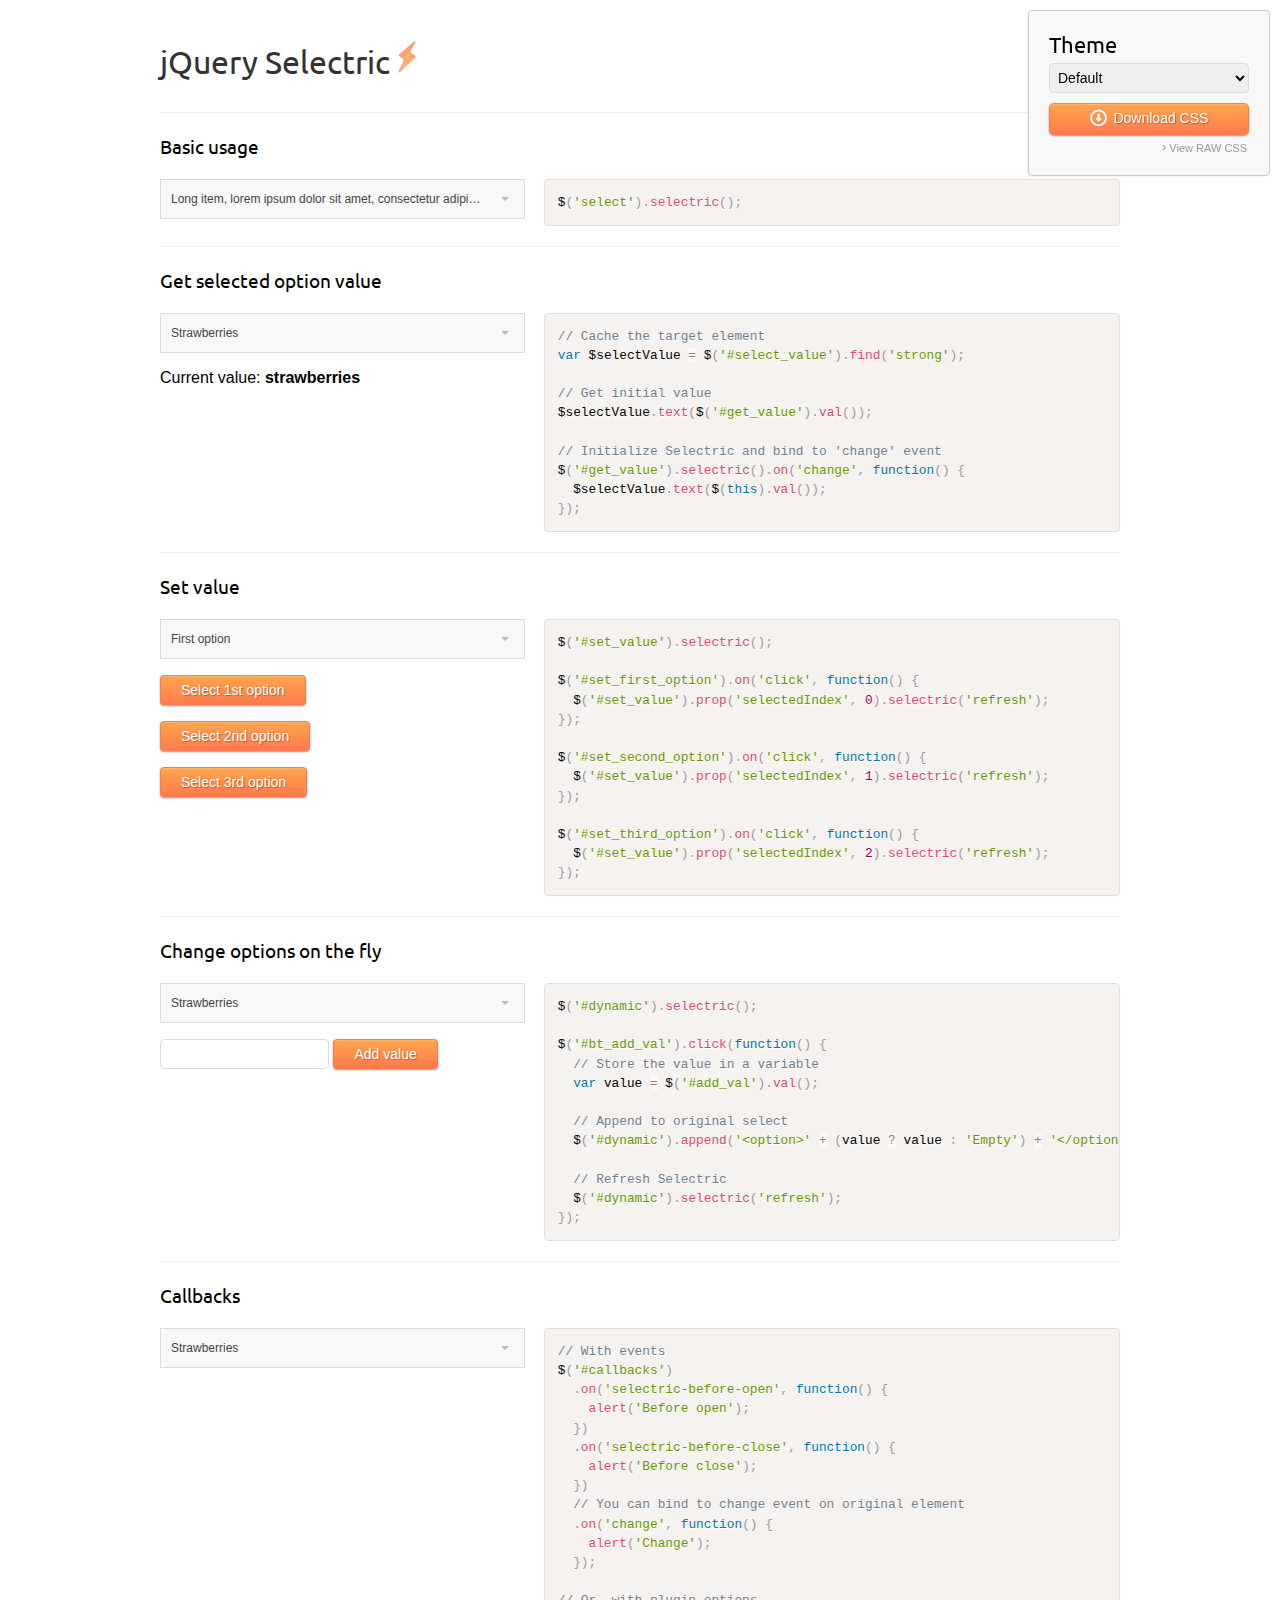
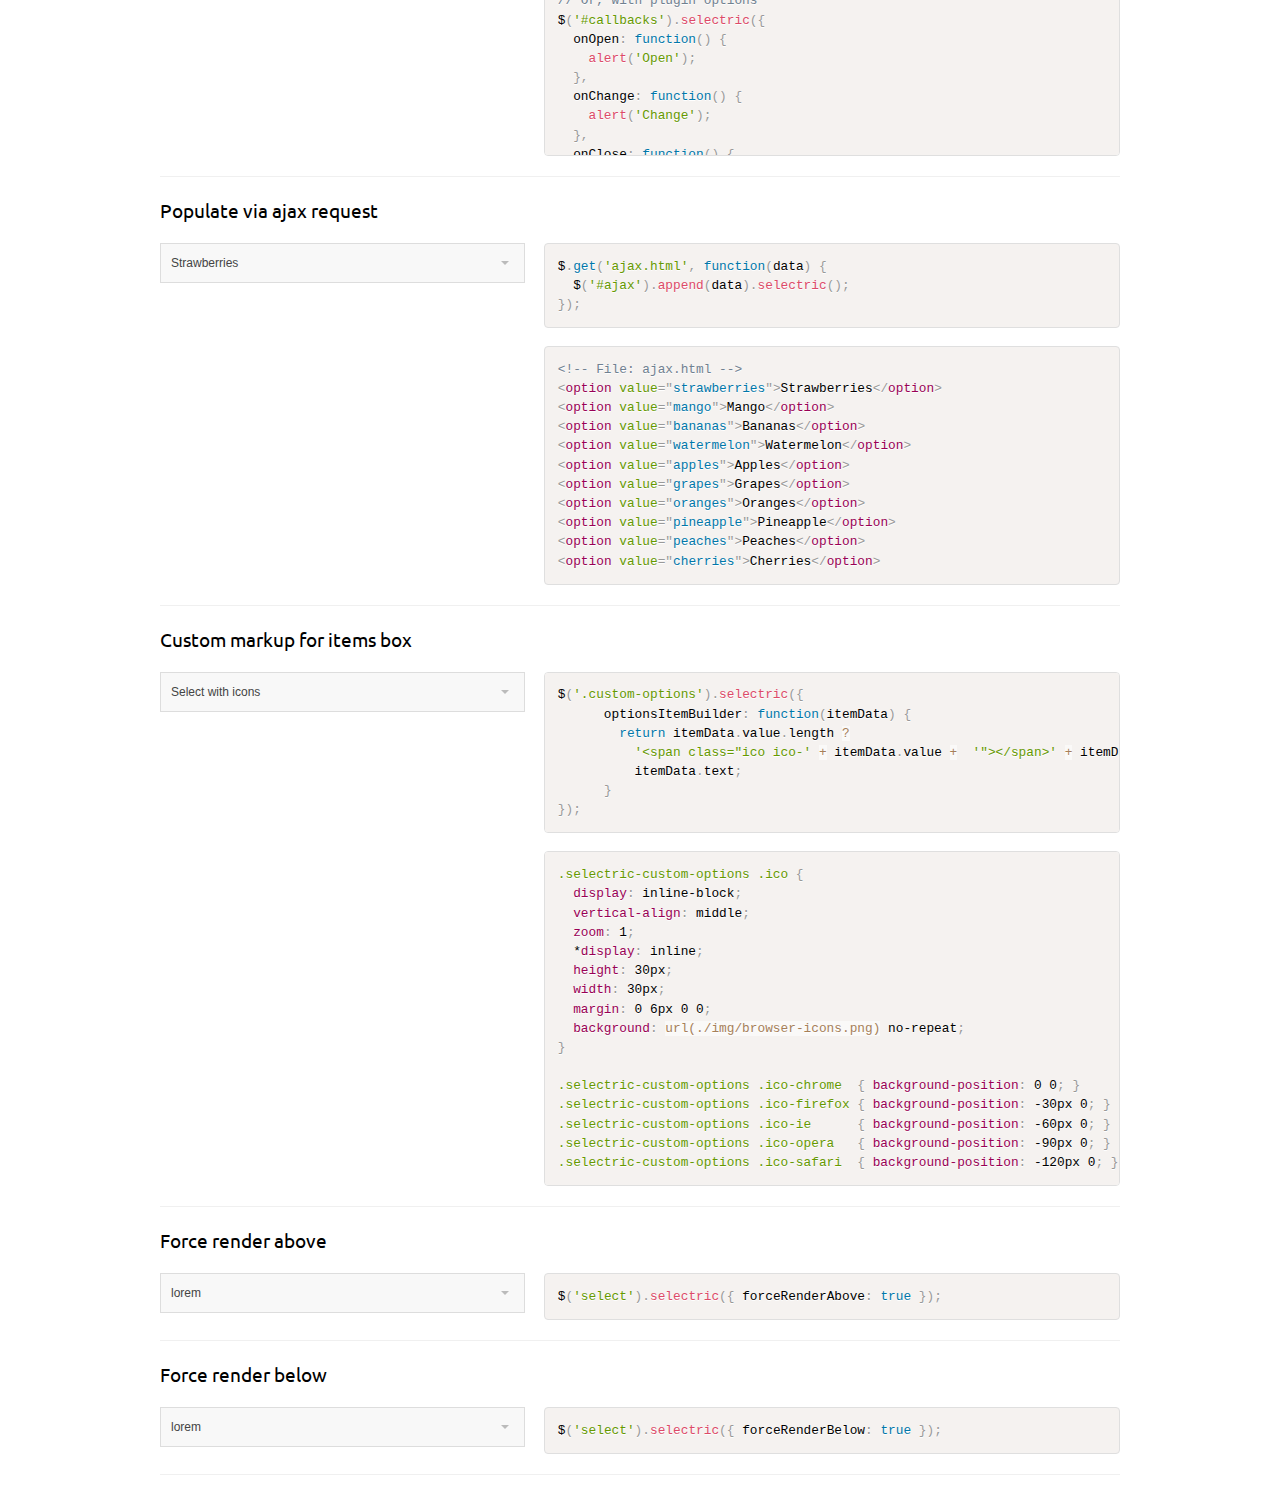
<file: Siphome/js/selectric/public/demo.html>
<!DOCTYPE html>
<html>
<head>
  <meta charset="UTF-8">
  <meta name="description" content="Fast, simple and light jQuery plugin to customize HTML selects">
  <meta name="robots" content="all">
  <title>jQuery Selectric</title>
  <link rel="shortcut icon" type="image/x-icon" href="favicon.ico?v=5">
  <link rel="stylesheet" href="http://fonts.googleapis.com/css?family=Ubuntu">
  <link rel="stylesheet" href="style.css">
  <link rel="stylesheet" href="customoptions.css">
  <link rel="stylesheet" href="lib/prism.css">

  <meta name="viewport" content="initial-scale=1,maximum-scale=1,user-scalable=no">

  <meta property="og:title"       content="jQuery Selectric">
  <meta property="og:type"        content="website">
  <meta property="og:description" content="Fast, simple and light jQuery plugin to customize HTML selects">
  <meta property="og:url"         content="http://lcdsantos.github.io/jQuery-Selectric/">
  <meta property="og:site_name"   content="jQuery Selectric">
  <meta property="og:image"       content="http://lcdsantos.github.io/jQuery-Selectric/share.jpg">

  <meta name="twitter:card"        content="summary_large_image">
  <meta name="twitter:site"        content="@lcdsantos">
  <meta name="twitter:creator"     content="@lcdsantos">
  <meta name="twitter:title"       content="jQuery Selectric">
  <meta name="twitter:description" content="Fast, simple and light jQuery plugin to customize HTML selects">
  <meta name="twitter:image:src"   content="http://lcdsantos.github.io/jQuery-Selectric/share.jpg">

  <link rel="author" href="https://plus.google.com/110463198138936295653/posts">

  <link rel="stylesheet" id="theme" href="selectric.css">
  <style id="template" style="display: none;"></style>
</head>
<body>
  <div class="center">
    <div class="go-back">
      <h1><a href="index.html">jQuery Selectric <img src="img/icon.png" alt="Selectric"></a></h1>
    </div>

    <div class="demo">
      <h3>Basic usage</h3>

      <div class="view">
        <select id="basic">
          <option value="">Long item, lorem ipsum dolor sit amet, consectetur adipisicing elit. Velit, consectetur, repellat animi nam veniam tempora hic</option>
          <option value="strawberries">Strawberries</option>
          <option value="mango">Mango</option>
          <option value="bananas">Bananas</option>
          <option value="watermelon">Watermelon</option>
          <option value="apples">Apples</option>
          <option value="grapes">Grapes</option>
          <option value="oranges">Oranges</option>
          <option value="pineapple">Pineapple</option>
          <option value="peaches">Peaches</option>
          <option value="cherries">Cherries</option>
          <optgroup label="Group 1">
            <option>Option 1.1</option>
          </optgroup>
          <optgroup label="Group 2">
            <option>Option 2.1</option>
            <option>Option 2.2</option>
          </optgroup>
          <optgroup label="Group 3" disabled>
            <option>Option 3.1</option>
            <option>Option 3.2</option>
            <option>Option 3.3</option>
          </optgroup>
        </select>
      </div>

      <div class="code">
        <pre><code class="language-javascript">$('select').selectric();</code></pre>
      </div>
    </div>

    <div class="demo">
      <h3>Get selected option value</h3>

      <div class="view">
        <select id="get_value">
          <option value="strawberries">Strawberries</option>
          <option value="mango">Mango</option>
          <option value="bananas">Bananas</option>
          <option value="watermelon">Watermelon</option>
          <option value="apples">Apples</option>
          <option value="grapes">Grapes</option>
          <option value="oranges">Oranges</option>
          <option value="pineapple">Pineapple</option>
          <option value="peaches">Peaches</option>
          <option value="cherries">Cherries</option>
        </select>

        <p id="select_value">Current value: <strong></strong></p>
      </div>

      <div class="code">
        <pre><code class="language-javascript">// Cache the target element
var $selectValue = $('#select_value').find('strong');

// Get initial value
$selectValue.text($('#get_value').val());

// Initialize Selectric and bind to 'change' event
$('#get_value').selectric().on('change', function() {
  $selectValue.text($(this).val());
});</code></pre>
      </div>
    </div>

    <div class="demo">
      <h3>Set value</h3>

      <div class="view">
        <select id="set_value">
          <option value="0">First option</option>
          <option value="1">Second option</option>
          <option value="2">Third option</option>
        </select>

        <p><button id="set_first_option">Select 1st option</button></p>
        <p><button id="set_second_option">Select 2nd option</button></p>
        <p><button id="set_third_option">Select 3rd option</button></p>
      </div>

      <div class="code">
        <pre><code class="language-javascript">$('#set_value').selectric();

$('#set_first_option').on('click', function() {
  $('#set_value').prop('selectedIndex', 0).selectric('refresh');
});

$('#set_second_option').on('click', function() {
  $('#set_value').prop('selectedIndex', 1).selectric('refresh');
});

$('#set_third_option').on('click', function() {
  $('#set_value').prop('selectedIndex', 2).selectric('refresh');
});</code></pre>
      </div>
    </div>

    <div class="demo">
      <h3>Change options on the fly</h3>

      <div class="view">
        <select id="dynamic">
          <option value="strawberries">Strawberries</option>
          <option value="mango">Mango</option>
          <option value="bananas">Bananas</option>
          <option value="watermelon">Watermelon</option>
          <option value="apples">Apples</option>
          <option value="grapes">Grapes</option>
          <option value="oranges">Oranges</option>
          <option value="pineapple">Pineapple</option>
          <option value="peaches">Peaches</option>
          <option value="cherries">Cherries</option>
        </select>

        <p>
          <input type="text" id="add_val" name="add_val">
          <button id="bt_add_val">Add value</button>
        </p>
      </div>

      <div class="code">
        <pre><code class="language-javascript">$('#dynamic').selectric();

$('#bt_add_val').click(function() {
  // Store the value in a variable
  var value = $('#add_val').val();

  // Append to original select
  $('#dynamic').append('&lt;option&gt;' + (value ? value : 'Empty') + '&lt;/option&gt;');

  // Refresh Selectric
  $('#dynamic').selectric('refresh');
});</code></pre>
      </div>
    </div>

    <div class="demo">
      <h3>Callbacks</h3>

      <div class="view">
        <select id="callbacks">
          <option value="strawberries">Strawberries</option>
          <option value="mango">Mango</option>
          <option value="bananas">Bananas</option>
          <option value="watermelon">Watermelon</option>
          <option value="apples">Apples</option>
          <option value="grapes">Grapes</option>
          <option value="oranges">Oranges</option>
          <option value="pineapple">Pineapple</option>
          <option value="peaches">Peaches</option>
          <option value="cherries">Cherries</option>
        </select>
      </div>

      <div class="code">
        <pre><code class="language-javascript">// With events
$('#callbacks')
  .on('selectric-before-open', function() {
    alert('Before open');
  })
  .on('selectric-before-close', function() {
    alert('Before close');
  })
  // You can bind to change event on original element
  .on('change', function() {
    alert('Change');
  });

// Or, with plugin options
$('#callbacks').selectric({
  onOpen: function() {
    alert('Open');
  },
  onChange: function() {
    alert('Change');
  },
  onClose: function() {
    alert('Close');
  }
});</code></pre>
      </div>
    </div>

    <div class="demo">
      <h3>Populate via ajax request</h3>

      <div class="view">
        <select id="ajax"></select>
      </div>

      <div class="code">
        <pre><code class="language-javascript">$.get('ajax.html', function(data) {
  $('#ajax').append(data).selectric();
});</code></pre>
        <br>
        <pre data-src="ajax.html"></pre>
      </div>
    </div>

    <div class="demo">
      <h3>Custom markup for items box</h3>

      <div class="view">
        <select class="custom-options">
          <option value="">Select with icons</option>
          <option value="firefox">Firefox</option>
          <option value="chrome">Chrome</option>
          <option value="safari">Safari</option>
          <option value="ie">Internet Explorer</option>
          <option value="opera">Opera</option>
        </select>
      </div>

      <div class="code">
        <pre><code class="language-javascript">$('.custom-options').selectric({
      optionsItemBuilder: function(itemData) {
        return itemData.value.length ?
          '&lt;span class=&quot;ico ico-' + itemData.value +  '&quot;&gt;&lt;/span&gt;' + itemData.text :
          itemData.text;
      }
});</code></pre>
        <br>
        <pre data-src="customoptions.css"></pre>
      </div>
    </div>

    <div class="demo">
      <h3>Force render above</h3>

      <div class="view">
        <select id="forceRenderAbove">
          <option value="lorem">lorem</option>
          <option value="ipsum">ipsum</option>
          <option value="dolor">dolor</option>
        </select>
      </div>

      <div class="code">
        <pre><code class="language-javascript">$('select').selectric({ forceRenderAbove: true });</code></pre>
      </div>
    </div>

    <div class="demo">
      <h3>Force render below</h3>

      <div class="view">
        <select id="forceRenderBelow">
          <option value="lorem">lorem</option>
          <option value="ipsum">ipsum</option>
          <option value="dolor">dolor</option>
        </select>
      </div>

      <div class="code">
        <pre><code class="language-javascript">$('select').selectric({ forceRenderBelow: true });</code></pre>
      </div>
    </div>

    <div class="demo-spacer"></div>
  </div>

  <div class="theme-roller">
    <h2>Theme</h2>

    <form autocomplete="off">
      <select name="presets" id="presets">
        <option value="default">Default</option>
        <option value="plus">Plus</option>
        <option value="square">Square</option>
        <option value="modern">Modern</option>
        <option value="modern-v2">Modern v2</option>
        <option value="flat-dark-blue">Flat (dark blue)</option>
        <option value="flat-red">Flat (red)</option>
        <option value="flat-light-blue">Flat (light blue)</option>
        <option value="flat-radiant-orchid">Flat (radiant orchid)</option>
        <option value="flat-marsala">Flat (marsala)</option>
        <option value="custom">Custom</option>
      </select>
    </form>

    <div class="custom" hidden>
      <h3>Colors</h3>
      <div class="row">
        <div class="col">
          <div id="base-color">
            <p>Primary</p>
            <div class="colorpick"><input type="text" value="#F8F8F8" name="base-color"></div>
          </div>
        </div>
        <div class="col">
          <div id="secondary-color">
            <p>Secondary</p>
            <div class="colorpick"><input type="text" value="#DDD" name="secondary-color"></div>
          </div>
        </div>
      </div>

      <div class="row">
        <div class="col">
          <div id="label-color">
            <p>Label</p>
            <div class="colorpick"><input type="text" value="#444" name="label-color"></div>
          </div>
        </div>
      </div>

      <div class="row">
        <div class="col">
          <div id="button-background-color">
            <p>Button background</p>
            <div class="colorpick"><input type="text" value="" name="button-background-color"></div>
          </div>
        </div>

        <div class="col">
          <div id="button-color">
            <p>Button color</p>
            <div class="colorpick"><input type="text" value="#444" name="button-color-color"></div>
          </div>
        </div>
      </div>

      <h3>Sizes</h3>

      <div id="border-width-slider">
        <p>Border width <span class="value"></span></p>
        <div class="slider" data-val="1" data-min="0" data-max="10"></div>
      </div>

      <div id="border-round-slider">
        <p>Roundness <span class="value"></span></p>
        <div class="slider" data-val="0" data-min="0" data-max="100"></div>
      </div>

      <div id="height-slider">
        <p>Height <span class="value"></span></p>
        <div class="slider" data-val="40" data-min="22" data-max="50"></div>
      </div>

      <div id="indent-slider">
        <p>Label indent <span class="value"></span></p>
        <div class="slider" data-val="10" data-min="6" data-max="30"></div>
      </div>

      <div id="button-size-slider">
        <p>Arrow button size <span class="value"></span></p>
        <div class="slider" data-val="38" data-min="12" data-max="50"></div>
      </div>

      <div id="button-round-slider">
        <p>Arrow button roundness <span class="value"></span></p>
        <div class="slider" data-val="0" data-min="0" data-max="100"></div>
      </div>

      <div id="button-position-slider">
        <p>Arrow button position <span class="value"></span></p>
        <div class="slider" data-val="0" data-min="0" data-max="30"></div>
      </div>
    </div>

    <a href="#" target="_blank" class="bt bt-download" download="selectric.css"><span class="ico-download"></span> Download CSS</a>
    <a href="#" target="_blank" class="bt-view-raw" onclick="window.open(this.href, 'raw-css', 'width=720,height=480,scrollbars=1'); return false;"><span>&#x203a;</span> View RAW CSS</a>
  </div>

  <script src="lib/jquery.min.js"></script>
  <script src="lib/jquery-ui.min.js"></script>
  <script src="lib/prism.js"></script>
  <script src="lib/jquery.minicolors.min.js"></script>
  <script src="jquery.selectric.js"></script>
  <script src="lib/demo.js"></script>
  <script>
    (function(i,s,o,g,r,a,m){i['GoogleAnalyticsObject']=r;i[r]=i[r]||function(){
    (i[r].q=i[r].q||[]).push(arguments)},i[r].l=1*new Date();a=s.createElement(o),
    m=s.getElementsByTagName(o)[0];a.async=1;a.src=g;m.parentNode.insertBefore(a,m)
    })(window,document,'script','//www.google-analytics.com/analytics.js','ga');

    ga('create', 'UA-42240250-1', 'auto');
    ga('require', 'displayfeatures');
    ga('send', 'pageview');
  </script>
</body>
</html>
</file>
<file: Bicycle/css/main.css>
body {
  font-size: 18px;
  font-family: 'Lato', sans-serif;
  color: #848789;
}

* {
  -webkit-box-sizing: border-box;
          box-sizing: border-box;
}

a {
  outline: none !important;
}

.container {
  max-width: 1130px;
  padding: 0 15px;
  margin: 0 auto;
}

.header {
  height: 100vh;
  background-image: url("../img/top-bg.jpg");
  background-repeat: no-repeat;
  background-size: cover;
  background-position: center;
}
.header__top-line {
  display: -webkit-box;
  display: -ms-flexbox;
  display: flex;
  -webkit-box-orient: vertical;
  -webkit-box-direction: normal;
      -ms-flex-direction: column;
          flex-direction: column;
  -webkit-box-align: center;
      -ms-flex-align: center;
          align-items: center;
  padding: 35px 0;
  position: relative;
}
.header__menu {
  display: -webkit-box;
  display: -ms-flexbox;
  display: flex;
  -webkit-box-pack: center;
      -ms-flex-pack: center;
          justify-content: center;
}
.header__menu-link {
  text-decoration: none;
  color: #4d4959;
  font-weight: 700;
  font-size: 13px;
  text-transform: uppercase;
  letter-spacing: 0.2em;
}
.header__menu-item {
  padding: 0 35px;
  position: relative;
}
.header__menu-item:nth-child(2) {
  padding-right: 120px;
}
.header__menu-item:nth-child(2):before {
  content: "";
  display: block;
  position: absolute;
  width: 2px;
  height: 2px;
  border-radius: 500px;
  background-color: #797782;
  left: 0px;
  top: 50%;
}
.header__menu-item:nth-child(3) {
  padding-left: 120px;
}
.header__menu-item:nth-child(3):after {
  content: "";
  display: block;
  position: absolute;
  width: 2px;
  height: 2px;
  border-radius: 500px;
  background-color: #797782;
  right: 0px;
  top: 50%;
}
.header__logo {
  margin-bottom: -50px;
  position: relative;
  z-index: 2;
}
.header__menu-btn {
  width: 29px;
  height: 25px;
  display: -webkit-box;
  display: -ms-flexbox;
  display: flex;
  border: 1px solid transparent;
  -webkit-box-pack: justify;
      -ms-flex-pack: justify;
          justify-content: space-between;
  -webkit-box-align: center;
      -ms-flex-align: center;
          align-items: center;
  -webkit-box-orient: vertical;
  -webkit-box-direction: normal;
      -ms-flex-direction: column;
          flex-direction: column;
  display: none;
  cursor: pointer;
  z-index: 1000;
  position: absolute;
  right: 15px;
  top: 45px;
  outline: none;
}
.header__menu-btn div {
  height: 4px;
  background-color: #353738;
  width: 100%;
  -webkit-transition: all 0.5s;
  transition: all 0.5s;
}
.header__menu-btn div:nth-child(1) {
  -webkit-transform: rotate(0deg) translatex(0px) translatey(0px);
          transform: rotate(0deg) translatex(0px) translatey(0px);
}
.header__menu-btn div:nth-child(2) {
  display: -webkit-box;
  display: -ms-flexbox;
  display: flex;
}
.header__menu-btn div:nth-child(3) {
  -webkit-transform: rotate(0deg) translatex(0px) translatey(0px);
          transform: rotate(0deg) translatex(0px) translatey(0px);
}
.header__menu-btn--open {
  position: fixed;
}
.header__menu-btn--open div {
  width: 35px;
  background-color: white;
}
.header__menu-btn--open div:nth-child(1) {
  -webkit-transform: rotate(45deg) translatex(6px) translatey(8px);
          transform: rotate(45deg) translatex(6px) translatey(8px);
}
.header__menu-btn--open div:nth-child(2) {
  display: none;
}
.header__menu-btn--open div:nth-child(3) {
  -webkit-transform: rotate(-45deg) translatex(5px) translatey(-8px);
          transform: rotate(-45deg) translatex(5px) translatey(-8px);
}

.title {
  color: #353738;
  text-transform: uppercase;
  letter-spacing: 0.2em;
  font-weight: 700;
  line-height: 1.4;
}

.descr {
  line-height: 1.8889em;
}

.bg-cover {
  background-size: cover;
  background-position: center;
  background-repeat: no-repeat;
}

.generation {
  padding: 118px 0 135px 0;
  background-color: #f7f7f7;
  text-align: center;
}
.generation__icon {
  margin-bottom: 30px;
}
.generation__title {
  margin-bottom: 30px;
}

.bikes__block {
  -webkit-box-flex: 1;
      -ms-flex: 1;
          flex: 1;
  position: relative;
}
.bikes__block--lg {
  -webkit-box-flex: 2;
      -ms-flex: 2;
          flex: 2;
}
.bikes__img {
  position: relative;
  cursor: pointer;
}
.bikes__img:hover .bikes__img-hover {
  opacity: 1;
}
.bikes__img-hover {
  content: "";
  position: absolute;
  left: 0px;
  top: 0px;
  width: 100%;
  height: 100%;
  display: -webkit-box;
  display: -ms-flexbox;
  display: flex;
  -webkit-box-pack: center;
      -ms-flex-pack: center;
          justify-content: center;
  -webkit-box-align: center;
      -ms-flex-align: center;
          align-items: center;
  background-color: #64c29e9d;
  opacity: 0;
  -webkit-transition: opacity 0.2s;
  transition: opacity 0.2s;
}
.bikes__row {
  display: -webkit-box;
  display: -ms-flexbox;
  display: flex;
}
.bikes__descr {
  font-size: 16px;
  text-align: justify;
  padding-bottom: 35px;
  position: relative;
}
.bikes__descr::before {
  content: "";
  position: absolute;
  left: 50%;
  bottom: 0px;
  width: 50px;
  height: 1px;
  background-color: #d7d7d7;
  display: block;
  -webkit-transform: translate(-50%);
          transform: translate(-50%);
}
.bikes__content {
  text-align: center;
  padding: 50px 60px 55px 60px;
  position: relative;
}
.bikes__content:before {
  content: "";
  position: absolute;
  left: 50%;
  bottom: -22px;
  -webkit-transform: translate(-50%);
          transform: translate(-50%);
  display: block;
  border: 12px solid transparent;
  border-top-color: white;
}
.bikes__content-icon {
  margin-bottom: 30px;
}
.bikes__title {
  margin-bottom: 20px;
}
.bikes__block-content-img {
  padding-top: 37.91%;
}

.reverse {
  -webkit-box-orient: horizontal;
  -webkit-box-direction: reverse;
      -ms-flex-direction: row-reverse;
          flex-direction: row-reverse;
}

.light-text {
  font-weight: 300;
  color: #848789;
}

.twitter-slider {
  padding: 125px 0 65px 0;
}
.twitter-slider__item {
  text-align: center;
}
.twitter-slider__icon {
  font-size: 29px;
  color: #56c7ee;
  margin-bottom: 30px;
}
.twitter-slider__about {
  font-weight: 700;
  word-spacing: 0.2em;
  color: #353738;
  margin-bottom: 25px;
}
.twitter-slider__descr {
  line-height: 1.4em;
  font-size: 24px;
  font-style: italic;
}

.slider-dots {
  display: -webkit-box;
  display: -ms-flexbox;
  display: flex;
  -webkit-box-pack: center;
      -ms-flex-pack: center;
          justify-content: center;
  -webkit-box-align: center;
      -ms-flex-align: center;
          align-items: center;
  margin-top: 90px;
}
.slider-dots button {
  margin: 0 5px;
  width: 10px;
  height: 10px;
  padding: 0px;
  background-color: transparent;
  font-size: 0px;
  border-radius: 500px;
  border: 1px solid #a9afb3;
}
.slider-dots .slick-active button {
  background-color: #a9afb3;
}

.gallery {
  display: -webkit-box;
  display: -ms-flexbox;
  display: flex;
}
.gallery__block {
  -webkit-box-flex: 1;
      -ms-flex: 1;
          flex: 1;
  display: -webkit-box;
  display: -ms-flexbox;
  display: flex;
  -ms-flex-wrap: wrap;
      flex-wrap: wrap;
}
.gallery__img {
  width: 100%;
  padding-bottom: 47%;
  position: relative;
  cursor: pointer;
  background-size: cover;
  background-position: center;
  background-repeat: no-repeat;
}
.gallery__img:hover .gallery__img-hover {
  opacity: 1;
}
.gallery__img-hover {
  content: "";
  position: absolute;
  left: 0px;
  top: 0px;
  width: 100%;
  height: 100%;
  display: -webkit-box;
  display: -ms-flexbox;
  display: flex;
  -webkit-box-pack: center;
      -ms-flex-pack: center;
          justify-content: center;
  -webkit-box-align: center;
      -ms-flex-align: center;
          align-items: center;
  background-color: #64c29eb2;
  opacity: 0;
  -webkit-transition: opacity 0.2s;
  transition: opacity 0.2s;
  -webkit-box-orient: vertical;
  -webkit-box-direction: normal;
      -ms-flex-direction: column;
          flex-direction: column;
}
.gallery__img--sm {
  width: 50%;
}
.gallery__hover-bike {
  margin-bottom: 10px;
}
.gallery__hover-text {
  font-size: 14px;
  text-transform: uppercase;
  letter-spacing: 0.2em;
  color: white;
  font-weight: 700;
}

.discover {
  padding: 75px 0;
  background-color: #282f35;
}
.discover__btn {
  margin: 0 auto;
  width: 100%;
  max-width: 300px;
  padding: 15px;
  border: 1px solid #94979a;
  background-color: transparent;
  color: white;
  text-transform: uppercase;
  display: block;
  font-weight: 700;
  text-decoration: none;
  text-align: center;
  font-size: 14px;
  letter-spacing: 0.2em;
}

.feedback {
  padding: 105px 0;
}
.feedback__inner {
  display: -webkit-box;
  display: -ms-flexbox;
  display: flex;
  -webkit-box-orient: vertical;
  -webkit-box-direction: normal;
      -ms-flex-direction: column;
          flex-direction: column;
  -webkit-box-align: center;
      -ms-flex-align: center;
          align-items: center;
}
.feedback__logo {
  margin-bottom: 35px;
}
.feedback__title {
  font-size: 24px;
  font-style: italic;
  margin-bottom: 30px;
}
.feedback__form {
  display: -webkit-box;
  display: -ms-flexbox;
  display: flex;
}
.feedback__email {
  width: 400px;
  padding: 20px 27px;
  display: block;
  font-size: 20px;
  margin-right: 8px;
  border: 1px solid #d3d7d9;
  font-style: italic;
}
.feedback__email::-webkit-input-placeholder {
  color: #929292;
}
.feedback__email:-ms-input-placeholder {
  color: #929292;
}
.feedback__email::-ms-input-placeholder {
  color: #929292;
}
.feedback__email::placeholder {
  color: #929292;
}
.feedback__email:-moz-placeholder {
  color: #929292;
}
.feedback__email::-moz-placeholder {
  color: #929292;
}
.feedback__email::-webkit-input-placeholder {
  color: #929292;
}
.feedback__email::-ms-input-placeholder {
  color: #929292;
}
.feedback__email:-ms-input-placeholder {
  color: #929292;
}
.feedback__submit {
  width: 125px;
  text-transform: uppercase;
  background-color: #64c29e;
  font-size: 24px;
  font-weight: 300;
  color: white;
  border: 0px;
}

.footer {
  background-color: #f7f7f7;
  padding: 90px 0 100px 0;
}
.footer__item {
  font-size: 14px;
  font-style: italic;
  line-height: 1.4;
}
.footer__item--bold {
  font-weight: 700;
  font-size: 16px;
}
.footer__inner {
  display: -webkit-box;
  display: -ms-flexbox;
  display: flex;
  -webkit-box-pack: justify;
      -ms-flex-pack: justify;
          justify-content: space-between;
  -webkit-box-align: center;
      -ms-flex-align: center;
          align-items: center;
}
.footer__social {
  display: -webkit-box;
  display: -ms-flexbox;
  display: flex;
}
.footer__social-icon {
  text-decoration: none;
  width: 35px;
  height: 35px;
  display: -webkit-box;
  display: -ms-flexbox;
  display: flex;
  -webkit-box-pack: center;
      -ms-flex-pack: center;
          justify-content: center;
  -webkit-box-align: center;
      -ms-flex-align: center;
          align-items: center;
  color: white;
  border-radius: 500px;
}
.footer__social-icon + .footer__social-icon {
  margin-left: 15px;
}
.footer__social-icon--twitter {
  background-color: #78cdf0;
}
.footer__social-icon--facebook {
  background-color: #537bbd;
}
.footer__social-icon--pinterest {
  background-color: #eb5755;
}

.yebo-logo {
  display: -webkit-box;
  display: -ms-flexbox;
  display: flex;
  -webkit-box-align: center;
      -ms-flex-align: center;
          align-items: center;
}
.yebo-logo__text {
  font-style: italic;
  font-size: 14px;
  margin-right: 8px;
}

@media (max-width: 992px) {
  .generation {
    padding: 75px 0 80px 0;
  }

  .generation__icon {
    margin-bottom: 20px;
  }

  .generation__title {
    margin-bottom: 20px;
  }

  .bikes__row {
    -webkit-box-orient: vertical;
    -webkit-box-direction: normal;
        -ms-flex-direction: column;
            flex-direction: column;
  }

  .bikes__img {
    padding-bottom: 50%;
  }

  .twitter-slider {
    padding: 75px 0 50px 0;
  }

  .slider-dots {
    margin-top: 52px;
  }

  .gallery {
    -webkit-box-orient: vertical;
    -webkit-box-direction: normal;
        -ms-flex-direction: column;
            flex-direction: column;
  }

  .discover {
    padding: 50px 0;
    background-color: #282f35;
  }

  .feedback {
    padding: 75px 0;
  }

  .footer {
    padding: 60px 0 60px 0;
  }
}
@media (max-width: 768px) {
  .header__menu {
    -webkit-box-orient: vertical;
    -webkit-box-direction: normal;
        -ms-flex-direction: column;
            flex-direction: column;
    width: 100%;
    padding: 0 15px;
  }

  .header__menu-item:nth-child(2) {
    padding-right: 0px;
  }
  .header__menu-item:nth-child(2):before {
    display: none;
  }

  .header__menu-item:nth-child(3) {
    padding-left: 0px;
  }
  .header__menu-item:nth-child(3):after {
    display: none;
  }

  .header__menu-item {
    padding: 0px;
    position: relative;
  }

  .header__logo {
    margin-bottom: 0px;
    padding: 0 15px;
  }
  .header__logo img {
    width: 75px;
  }

  .header__nav {
    content: "";
    position: absolute;
    left: 0px;
    top: 0px;
    width: 100%;
    height: 100%;
    position: fixed;
    z-index: 999;
    -webkit-transition: height 0.5s;
    transition: height 0.5s;
    background-color: #4d4959;
    display: -webkit-box;
    display: -ms-flexbox;
    display: flex;
    -webkit-box-pack: center;
        -ms-flex-pack: center;
            justify-content: center;
    -webkit-box-align: center;
        -ms-flex-align: center;
            align-items: center;
    overflow: hidden;
    height: 0%;
  }
  .header__nav--open {
    height: 100vh;
  }

  .header__menu-link {
    font-size: 20px;
    display: block;
    color: white;
    padding-bottom: 20px;
    padding-top: 20px;
    padding-left: 25px;
    border-bottom: 1px solid white;
  }

  .header__menu-btn {
    display: -webkit-box;
    display: -ms-flexbox;
    display: flex;
  }

  .header__top-line {
    padding: 20px 0;
  }

  .twitter-slider__descr {
    font-size: 18px;
    line-height: 1.6em;
  }

  .feedback__logo {
    margin-bottom: 35px;
    width: 70px;
  }
  .feedback__logo img {
    width: 100%;
    height: auto;
  }
}
@media (max-width: 660px) {
  .footer__inner {
    -webkit-box-orient: vertical;
    -webkit-box-direction: normal;
        -ms-flex-direction: column;
            flex-direction: column;
  }

  .footer__list {
    -webkit-box-ordinal-group: 4;
        -ms-flex-order: 3;
            order: 3;
    margin-top: 20px;
  }

  .yebo-logo {
    -webkit-box-ordinal-group: 3;
        -ms-flex-order: 2;
            order: 2;
    margin-top: 20px;
  }
  .yebo-logo img {
    vertical-align: middle;
    width: 37px;
  }

  .footer__social {
    -webkit-box-ordinal-group: 2;
        -ms-flex-order: 1;
            order: 1;
  }

  .footer__item {
    font-size: 12px;
    line-height: 1.6;
  }
}
@media (max-width: 576px) {
  .generation {
    padding: 50px 0 50px 0;
  }

  .bikes__img {
    padding-bottom: 75%;
  }

  .bikes__content {
    padding: 35px 25px 35px 25px;
  }

  .twitter-slider {
    padding: 40px 0 50px 0;
  }

  .slider-dots {
    margin-top: 25px;
  }

  .twitter-slider__descr {
    font-size: 16px;
  }

  .feedback__form {
    width: 100%;
    -webkit-box-orient: vertical;
    -webkit-box-direction: normal;
        -ms-flex-direction: column;
            flex-direction: column;
  }

  .feedback__email {
    width: 100%;
  }

  .feedback__submit {
    width: 100%;
    height: 65px;
    font-size: 22px;
    margin-top: 17px;
  }

  .title {
    font-size: 14px;
  }

  .twitter-slider__about {
    font-size: 14px;
    margin-bottom: 14px;
  }

  .footer {
    padding: 40px 0 40px 0;
  }

  .feedback__title {
    font-size: 20px;
  }

  .feedback {
    padding: 50px 0;
  }
}

/*# sourceMappingURL=main.css.map */
</file>
<file: Online-Course/css/main.css>
@charset "UTF-8";*{-webkit-box-sizing:border-box;box-sizing:border-box;outline:none}body{font-family:"Roboto",sans-serif;color:white;background-color:black;background-image:url("../img/bg.png");background-size:200px;overflow-x:hidden}.container{max-width:1330px;margin:0 auto;padding:0 15px}a{text-decoration:none;color:inherit}.menu-btn{width:55px;height:45px;display:none;-webkit-box-orient:vertical;-webkit-box-direction:normal;-ms-flex-direction:column;flex-direction:column;-webkit-box-pack:justify;-ms-flex-pack:justify;justify-content:space-between;cursor:pointer;background-color:#121212c7;padding:10px;border-radius:5px;overflow:hidden}.menu-btn div{height:3px;width:100%;background-color:white;-webkit-transition:all 0.5s;-o-transition:all 0.5s;transition:all 0.5s}.menu-btn--active div:first-child{-webkit-transform:rotate(38deg) translate(4px,10px);-ms-transform:rotate(38deg) translate(4px,10px);transform:rotate(38deg) translate(4px,10px);width:120%}.menu-btn--active div:nth-child(2){display:none}.menu-btn--active div:nth-child(3){-webkit-transform:rotate(-38deg) translate(5px,-11px);-ms-transform:rotate(-38deg) translate(5px,-11px);transform:rotate(-38deg) translate(5px,-11px);width:120%}@media (max-width:1200px){.menu-btn{display:-webkit-box;display:-ms-flexbox;display:flex}}@media (max-width:576px){.menu-btn{width:45px;height:35px;padding:7px}.menu-btn div{height:2px}.menu-btn--active div:first-child{-webkit-transform:rotate(38deg) translate(5px,8px);-ms-transform:rotate(38deg) translate(5px,8px);transform:rotate(38deg) translate(5px,8px);width:110%}.menu-btn--active div:nth-child(2){display:none}.menu-btn--active div:nth-child(3){-webkit-transform:rotate(-38deg) translate(5px,-8px);-ms-transform:rotate(-38deg) translate(5px,-8px);transform:rotate(-38deg) translate(5px,-8px);width:110%}}.btn{padding:10px 30px;font-size:16px;border:0px;border-radius:50px;display:-webkit-inline-box;display:-ms-inline-flexbox;display:inline-flex;text-align:center;line-height:1.5em;font-weight:700;cursor:pointer;color:white}.btn--gradient-1{background:-webkit-gradient(linear,left top,right top,from(#C89AFC),to(#7C6AFA));background:-o-linear-gradient(left,#C89AFC 0%,#7C6AFA 100%);background:linear-gradient(to right,#C89AFC 0%,#7C6AFA 100%)}.btn--gradient-1:hover{background:#7C6AFA}.btn--gradient-2{background:-webkit-gradient(linear,left top,right top,from(#DF5950),to(#451046));background:-o-linear-gradient(left,#DF5950 0%,#451046 100%);background:linear-gradient(to right,#DF5950 0%,#451046 100%)}.btn--gradient-2:hover{background:#DF5950}.btn--empty{border:1px solid white;font-weight:400;-webkit-transition:all 0.2s;-o-transition:all 0.2s;transition:all 0.2s}.btn--empty:hover{background-color:white;color:black;font-weight:bold}.header{background-image:url("../img/hero-bg.jpg");background-size:cover;background-position:center top;padding-top:120px;margin-bottom:222px}@media (max-width:992px){.header{margin-bottom:175px}}@media (max-width:768px){.header{padding-top:100px;margin-bottom:137px}}@media (max-width:576px){.header{padding-top:80px;margin-bottom:90px}}.header-top{position:fixed;width:100%;top:0px;left:0px;z-index:1000;-webkit-transition:all 0.5s;-o-transition:all 0.5s;transition:all 0.5s}.header-top--active{background-color:rgba(0,0,0,0.75)}.header-top__container{max-width:1790px}.header-top__inner{display:-webkit-box;display:-ms-flexbox;display:flex;-webkit-box-pack:justify;-ms-flex-pack:justify;justify-content:space-between;-webkit-box-align:center;-ms-flex-align:center;align-items:center;height:120px;-webkit-transition:all 0.5s;-o-transition:all 0.5s;transition:all 0.5s;position:relative;z-index:1000}@media (max-width:768px){.header-top__inner{height:100px}}@media (max-width:576px){.header-top__inner{height:80px}}.header-top__inner--active{height:75px}@media (max-width:576px){.header-top__inner--active{height:55px}}.header__menu{min-width:68.1818181818%}@media (max-width:1200px){.header__menu{min-width:auto}}.header__menu-inner{display:-webkit-box;display:-ms-flexbox;display:flex;-webkit-box-align:center;-ms-flex-align:center;align-items:center;-webkit-box-pack:justify;-ms-flex-pack:justify;justify-content:space-between}@media (max-width:1200px){.header__menu-inner{position:fixed;top:0px;left:0px;padding-top:150px;padding-bottom:50px;width:100%;height:100%;background-color:rgba(0,0,0,0.95);-webkit-box-orient:vertical;-webkit-box-direction:normal;-ms-flex-direction:column;flex-direction:column;-webkit-box-pack:start;-ms-flex-pack:start;justify-content:flex-start;-webkit-box-align:center;-ms-flex-align:center;align-items:center;overflow:auto;z-index:-1;-webkit-transition:all 0.5s;-o-transition:all 0.5s;transition:all 0.5s;opacity:0;-webkit-transform:translateX(-100%);-ms-transform:translateX(-100%);transform:translateX(-100%)}.header__menu-inner--active{-webkit-transform:translateX(0%);-ms-transform:translateX(0%);transform:translateX(0%);opacity:1}}@media (max-width:768px){.header__menu-inner{padding-top:120px}}@media (max-width:576px){.header__menu-inner{padding-top:95px}}.header__menu-list{display:-webkit-box;display:-ms-flexbox;display:flex;margin-right:100px;max-width:100%}@media (max-width:1200px){.header__menu-list{-webkit-box-orient:vertical;-webkit-box-direction:normal;-ms-flex-direction:column;flex-direction:column;margin-right:0px;text-align:center}}.header__menu-item{max-width:100%}.header__menu-item+.header__menu-item{margin-left:56px}@media (max-width:1200px){.header__menu-item+.header__menu-item{margin-left:0px;margin-top:10px}}.header__menu-link{font-size:16px;line-height:1.5em;-webkit-transition:color 0.2s;-o-transition:color 0.2s;transition:color 0.2s}@media (max-width:1200px){.header__menu-link{font-size:24px}}.header__menu-link:hover{color:#939393}.header__btn{font-weight:400}.header__btn-wrap{max-width:100%}@media (max-width:1200px){.header__btn{margin-top:25px}}@-webkit-keyframes rotate{0%{background-color:red}to{background-color:green}}@keyframes rotate{0%{background-color:red}to{background-color:green}}.hero{padding:151px 0 220px 0}@media (max-width:992px){.hero{padding:100px 0 170px 0}}@media (max-width:768px){.hero{padding:80px 0 150px 0}}@media (max-width:576px){.hero{padding:25px 0 75px 0}}.hero__inner.scroll-anim{-webkit-animation-name:rotate;animation-name:rotate;-webkit-animation-delay:1s;animation-delay:1s;-webkit-animation-duration:1s;animation-duration:1s}@media (max-width:768px){.hero__inner{display:-webkit-box;display:-ms-flexbox;display:flex;-webkit-box-orient:vertical;-webkit-box-direction:normal;-ms-flex-direction:column;flex-direction:column;-webkit-box-align:center;-ms-flex-align:center;align-items:center}}.hero__title{font-size:64px;font-weight:700;line-height:1.4em;margin-bottom:50px}@media (max-width:992px){.hero__title{font-size:55px}}@media (max-width:768px){.hero__title{font-size:45px;text-align:center}}@media (max-width:576px){.hero__title{font-size:30px;margin-bottom:35px}}.hero-counter{display:-webkit-box;display:-ms-flexbox;display:flex;text-align:center;-ms-flex-wrap:wrap;flex-wrap:wrap}@media (max-width:420px){.hero-counter{-webkit-box-pack:justify;-ms-flex-pack:justify;justify-content:space-between;max-width:185px}}.hero-counter__num{font-size:36px;line-height:1.4em;font-weight:700}@media (max-width:576px){.hero-counter__num{font-size:27px}}.hero-counter__descr{font-size:16px;line-height:1.4em}.hero-counter__block{background-color:#121212;padding:20px 0;width:100px}.hero-counter__block+.hero-counter__block{margin-left:30px}@media (max-width:576px){.hero-counter__block+.hero-counter__block{margin-left:14px}}@media (max-width:420px){.hero-counter__block+.hero-counter__block{margin-left:0px}}@media (max-width:576px){.hero-counter__block{padding:12px 0;width:85px}}@media (max-width:576px) and (max-width:420px){.hero-counter__block:nth-child(n+3){margin-top:15px}}.num-block{display:-webkit-box;display:-ms-flexbox;display:flex;-webkit-box-pack:justify;-ms-flex-pack:justify;justify-content:space-between}.num-block--students+.num-block--students{margin-top:10px}.num-block__descr{font-weight:400;line-height:1.5em;color:#808080;margin-right:30px}.num-block__col{font-weight:700;line-height:1.5em}.num-block__col--payment:after{content:"₽"}.num-block--payment{display:-webkit-inline-box;display:-ms-inline-flexbox;display:inline-flex}.course-stat{background-color:#121212;padding:36px 0}@media (max-width:992px){.course-stat__container{max-width:715px}}.course-stat__btn-wrap{-ms-flex-item-align:center;-ms-grid-row-align:center;align-self:center;-ms-flex-negative:0;flex-shrink:0}.course-stat__inner{display:-webkit-box;display:-ms-flexbox;display:flex;-webkit-box-pack:justify;-ms-flex-pack:justify;justify-content:space-between;-webkit-box-align:start;-ms-flex-align:start;align-items:flex-start}@media (max-width:992px){.course-stat__inner{-ms-flex-wrap:wrap;flex-wrap:wrap}}@media (max-width:576px){.course-stat__inner{-webkit-box-orient:vertical;-webkit-box-direction:normal;-ms-flex-direction:column;flex-direction:column;-webkit-box-align:center;-ms-flex-align:center;align-items:center}}@media (max-width:576px){.course-stat__btn-wrap{max-width:100%}}.course-stat__payment{width:55%}@media (max-width:992px){.course-stat__payment{width:100%;margin-top:45px}}@media (max-width:576px){.course-stat__payment{max-width:100%;margin-top:25px}}.course-stat__students{-ms-flex-negative:0;flex-shrink:0;margin:0 50px}@media (max-width:992px){.course-stat__students{margin:0px}}@media (max-width:576px){.course-stat__students{max-width:100%;margin-top:25px}}.course-stat__scale-line{margin-top:8px;margin-bottom:5px;height:6px;width:100%;background-color:white}.course-stat__scale-pos{height:100%;width:60%;background:-webkit-gradient(linear,left top,right top,from(#DF5950),to(#451046));background:-o-linear-gradient(left,#DF5950 0%,#451046 100%);background:linear-gradient(to right,#DF5950 0%,#451046 100%);-webkit-transition:-webkit-transform 1.5s ease-in-out 0.2s;transition:-webkit-transform 1.5s ease-in-out 0.2s;-o-transition:transform 1.5s ease-in-out 0.2s;transition:transform 1.5s ease-in-out 0.2s;transition:transform 1.5s ease-in-out 0.2s,-webkit-transform 1.5s ease-in-out 0.2s;-webkit-transform:scaleX(1);-ms-transform:scaleX(1);transform:scaleX(1);-webkit-transform-origin:left center;-ms-transform-origin:left center;transform-origin:left center}.course-stat__scale-pos.scroll-anim{-webkit-transform:scaleX(0);-ms-transform:scaleX(0);transform:scaleX(0)}.course-stat__scale-nums{display:-webkit-box;display:-ms-flexbox;display:flex;-webkit-box-pack:justify;-ms-flex-pack:justify;justify-content:space-between}.course-stat__scale-item{font-weight:400;line-height:1.5em}.content-title{font-size:48px;line-height:1.4em;font-weight:700}@media (max-width:992px){.content-title{font-size:42px}}@media (max-width:768px){.content-title{font-size:35px}}@media (max-width:576px){.content-title{font-size:27px}}.descr{font-size:16px;line-height:1.6em;color:#808080}.our-work{margin-bottom:242px}@media (max-width:992px){.our-work{margin-bottom:172px}}@media (max-width:768px){.our-work{margin-bottom:130px}}@media (max-width:576px){.our-work{margin-bottom:100px}}.our-work__descr{color:white}.our-work__title{margin-bottom:45px}@media (max-width:768px){.our-work__title{margin-bottom:25px}}.our-work__frame{max-width:100%;height:auto}.our-work__inner{display:-webkit-box;display:-ms-flexbox;display:flex;-webkit-box-pack:justify;-ms-flex-pack:justify;justify-content:space-between;-webkit-box-align:start;-ms-flex-align:start;align-items:flex-start}@media (max-width:768px){.our-work__inner{-webkit-box-orient:vertical;-webkit-box-direction:normal;-ms-flex-direction:column;flex-direction:column;-webkit-box-align:center;-ms-flex-align:center;align-items:center;text-align:center}}.our-work__img{width:40.4615384615%;position:relative;-webkit-transform:translate(0%,0) rotate(1turn);-ms-transform:translate(0%,0) rotate(1turn);transform:translate(0%,0) rotate(1turn);-webkit-transition:-webkit-transform 1s;transition:-webkit-transform 1s;-o-transition:transform 1s;transition:transform 1s;transition:transform 1s,-webkit-transform 1s;opacity:1}.our-work__img.scroll-anim{opacity:0;-webkit-transform:translate(-120%,0) rotate(0turn);-ms-transform:translate(-120%,0) rotate(0turn);transform:translate(-120%,0) rotate(0turn)}@media (max-width:768px){.our-work__img{max-width:345px;width:100%}}@media (max-width:576px){.our-work__img{max-width:255px}}.our-work__img-main{width:84.791%;height:auto;position:absolute;left:7%;top:18%}.our-work__main{width:48.9230769231%;margin-top:5.2307692308%;-webkit-transform:translate(0%,0);-ms-transform:translate(0%,0);transform:translate(0%,0);-webkit-transition:-webkit-transform 1s;transition:-webkit-transform 1s;-o-transition:transform 1s;transition:transform 1s;transition:transform 1s,-webkit-transform 1s;opacity:1}.our-work__main.scroll-anim{opacity:0;-webkit-transform:translate(120%,0);-ms-transform:translate(120%,0);transform:translate(120%,0)}@media (max-width:992px){.our-work__main{width:52%}}@media (max-width:768px){.our-work__main{max-width:636px;width:100%;margin-top:45px}}@media (max-width:576px){.our-work__main{margin-top:30px}}.ellipse{position:relative;padding-left:117px}@media (max-width:768px){.ellipse{padding-left:0px}}.ellipse:before{content:"";width:91px;height:42px;position:absolute;left:0px;display:block;-ms-flex-negative:0;flex-shrink:0;background-image:url(../img/ellipse.svg);background-repeat:no-repeat;background-size:contain;background-position:center;left:0px}@media (max-width:768px){.ellipse:before{display:none}}.fast-start{margin-bottom:200px}@media (max-width:992px){.fast-start{margin-bottom:140px}}@media (max-width:768px){.fast-start{margin-bottom:125px}}@media (max-width:768px){.fast-start{margin-bottom:95px}}.fast-start__title{margin-bottom:50px;max-width:100%}.fast-start__title:before{top:-5px;-webkit-transform:rotate(45deg);-ms-transform:rotate(45deg);transform:rotate(45deg)}@media (max-width:768px){.fast-start__title{margin-bottom:27px}}.fast-start__descr{max-width:411px;width:100%}.fast-start__header{margin-bottom:80px}@media (max-width:768px){.fast-start__header{display:-webkit-box;display:-ms-flexbox;display:flex;-webkit-box-orient:vertical;-webkit-box-direction:normal;-ms-flex-direction:column;flex-direction:column;-webkit-box-align:center;-ms-flex-align:center;align-items:center;text-align:center}}@media (max-width:992px){.fast-start__header{margin-bottom:67px}}@media (max-width:768px){.fast-start__header{margin-bottom:60px}}@media (max-width:576px){.fast-start__header{margin-bottom:45px}}.fast-start__list{display:-webkit-box;display:-ms-flexbox;display:flex;-webkit-box-align:start;-ms-flex-align:start;align-items:flex-start}@media (max-width:992px){.fast-start__list{-ms-flex-wrap:wrap;flex-wrap:wrap}}@media (max-width:576px){.fast-start__list{-webkit-box-orient:vertical;-webkit-box-direction:normal;-ms-flex-direction:column;flex-direction:column}}.fast-start__block{width:25%}@media (max-width:992px){.fast-start__block{width:50%}.fast-start__block:nth-child(n+3){margin-top:45px}}@media (max-width:576px){.fast-start__block{width:100%}.fast-start__block:nth-child(n+2){margin-top:45px}}.fast-start__block-descr{font-size:14px;line-height:1.6em;margin-right:35px}@media (max-width:576px){.fast-start__block-descr{margin:0px}}.fast-start__num{font-size:36px;margin-bottom:20px;font-weight:700;line-height:1.4em}.fast-start__num:after{content:"%"}.fast-start__num--last:after{content:""}@media (max-width:768px){.fast-start__num{font-size:30px;margin-bottom:15px}}@media (max-width:576px){.fast-start__num{font-size:27px;margin-bottom:10px}}.fast-start__scale{height:80px;width:100%;display:-webkit-box;display:-ms-flexbox;display:flex;-webkit-box-align:center;-ms-flex-align:center;align-items:center;-webkit-box-pack:center;-ms-flex-pack:center;justify-content:center;margin-bottom:35px}@media (max-width:768px){.fast-start__scale{margin-bottom:25px}}@media (max-width:576px){.fast-start__scale{height:17px;-webkit-box-align:start;-ms-flex-align:start;align-items:flex-start;-webkit-box-pack:start;-ms-flex-pack:start;justify-content:flex-start}}.fast-start__scale-line{width:100%;background:-webkit-gradient(linear,left top,right top,from(#C89AFC),to(#7C6AFA));background:-o-linear-gradient(left,#C89AFC 0%,#7C6AFA 100%);background:linear-gradient(to right,#C89AFC 0%,#7C6AFA 100%);-webkit-transform:scaleY(1) scaleX(1);-ms-transform:scaleY(1) scaleX(1);transform:scaleY(1) scaleX(1);-webkit-transition:-webkit-transform 1s linear 0.2s;transition:-webkit-transform 1s linear 0.2s;-o-transition:transform 1s linear 0.2s;transition:transform 1s linear 0.2s;transition:transform 1s linear 0.2s,-webkit-transform 1s linear 0.2s;-webkit-transform-origin:left center;-ms-transform-origin:left center;transform-origin:left center}.fast-start__scale-line--reverse-bg{background:-webkit-gradient(linear,left top,right top,from(#7C6AFA),to(#C89AFC));background:-o-linear-gradient(left,#7C6AFA 0%,#C89AFC 100%);background:linear-gradient(to right,#7C6AFA 0%,#C89AFC 100%)}@media (max-width:576px){.fast-start__scale-line--reverse-bg{background:-webkit-gradient(linear,left top,right top,from(#C89AFC),to(#7C6AFA));background:-o-linear-gradient(left,#C89AFC 0%,#7C6AFA 100%);background:linear-gradient(to right,#C89AFC 0%,#7C6AFA 100%)}}.fast-start__scale-line--1{height:100%}.fast-start__scale-line--2{height:75%}.fast-start__scale-line--3{height:50%}.fast-start__scale-line--4{height:25%}@media (max-width:576px){.fast-start__scale-line--1{height:100%}.fast-start__scale-line--2{height:100%;width:75%}.fast-start__scale-line--3{height:100%;width:50%}.fast-start__scale-line--4{height:100%;width:25%}}.fast-start__scale.scroll-anim .fast-start__scale-line{-webkit-transform:scaleY(0);-ms-transform:scaleY(0);transform:scaleY(0)}@media (max-width:576px){.fast-start__scale.scroll-anim .fast-start__scale-line{-webkit-transform:scaleY(1) scaleX(0);-ms-transform:scaleY(1) scaleX(0);transform:scaleY(1) scaleX(0)}}.get-now{margin-bottom:231px}@media (max-width:992px){.get-now{margin-bottom:185px}}@media (max-width:768px){.get-now{margin-bottom:127px}}@media (max-width:576px){.get-now{margin-bottom:105px}}.get-now__title{text-align:center;margin-bottom:120px}@media (max-width:992px){.get-now__title{margin-bottom:75px}}@media (max-width:768px){.get-now__title{margin-bottom:55px}}@media (max-width:576px){.get-now__title{margin-bottom:47px}}.get-now__list{display:-webkit-box;display:-ms-flexbox;display:flex;-webkit-box-pack:justify;-ms-flex-pack:justify;justify-content:space-between;-ms-flex-wrap:wrap;flex-wrap:wrap}@media (max-width:992px){.get-now__list{-webkit-box-orient:vertical;-webkit-box-direction:normal;-ms-flex-direction:column;flex-direction:column;-webkit-box-align:center;-ms-flex-align:center;align-items:center}}.get-now__block{width:33.33%;-ms-flex-wrap:wrap;flex-wrap:wrap;max-width:416px;text-align:center;padding:0 25px}.get-now__block-title{font-size:24px;line-height:1.4em;font-weight:500;margin-bottom:30px}@media (max-width:992px){.get-now__block-title{margin-bottom:20px}}@media (max-width:576px){.get-now__block-title{font-size:22px}}@media (max-width:992px){.get-now__block{width:100%}.get-now__block+.get-now__block{margin-top:65px}}@media (max-width:476px){.get-now__block{padding:0px}}.get-now__icon{margin-bottom:60px}@media (max-width:992px){.get-now__icon{margin-bottom:25px}}.partners{margin-bottom:243px}@media (max-width:992px){.partners{margin-bottom:200px}}@media (max-width:768px){.partners{margin-bottom:127px}}@media (max-width:576px){.partners{margin-bottom:105px}}.partners__header{margin-bottom:90px}@media (max-width:768px){.partners__header{display:-webkit-box;display:-ms-flexbox;display:flex;-webkit-box-orient:vertical;-webkit-box-direction:normal;-ms-flex-direction:column;flex-direction:column;-webkit-box-align:center;-ms-flex-align:center;align-items:center;text-align:center;margin-bottom:50px}}@media (max-width:576px){.partners__header{margin-bottom:42px}}.partners__list{display:-webkit-box;display:-ms-flexbox;display:flex;-ms-flex-wrap:wrap;flex-wrap:wrap;max-width:100%}@media (max-width:768px){.partners__list{max-width:475px;margin:0 auto}}.partners__item{width:25%;text-align:center;padding:14px 30px;display:-webkit-box;display:-ms-flexbox;display:flex;-webkit-box-pack:center;-ms-flex-pack:center;justify-content:center;-webkit-box-align:center;-ms-flex-align:center;align-items:center}.partners__item:not(:nth-child(4n)){border-right:1px solid rgba(255,255,255,0.2)}.partners__item:nth-child(n+5){border-top:1px solid rgba(255,255,255,0.2)}@media (max-width:768px){.partners__item{width:50%}.partners__item:not(:nth-child(4n)){border-right:0px solid rgba(255,255,255,0.2)}.partners__item:nth-child(n+5){border-top:0px solid rgba(255,255,255,0.2)}.partners__item:nth-child(2n){border-left:1px solid rgba(255,255,255,0.2)}.partners__item:nth-child(n+3){border-top:1px solid rgba(255,255,255,0.2)}}@media (max-width:576px){.partners__item{padding:10px 20px}}.partners__title:before{top:32px;-webkit-transform:rotate(-135deg);-ms-transform:rotate(-135deg);transform:rotate(-135deg)}.partners__img{max-width:200px;width:100%;height:auto;display:inline-block}.program{margin-bottom:230px}@media (max-width:992px){.program{margin-bottom:190px}}@media (max-width:768px){.program{margin-bottom:127px}}@media (max-width:576px){.program{margin-bottom:95px}}.program__header{margin-bottom:90px;text-align:center}@media (max-width:992px){.program__header{margin-bottom:75px}}@media (max-width:992px){.program__header{margin-bottom:67px}}@media (max-width:768px){.program__header{margin-bottom:58px}}@media (max-width:576px){.program__header{margin-bottom:45px}}.program__header-ellipse{-webkit-transform:rotate(180deg);-ms-transform:rotate(180deg);transform:rotate(180deg);margin-bottom:75px}@media (max-width:992px){.program__header-ellipse{margin-bottom:67px}}@media (max-width:768px){.program__header-ellipse{margin-bottom:45px}}@media (max-width:576px){.program__header-ellipse{margin-bottom:25px;max-width:67px}}.program__descr{max-width:411px;margin:0 auto}.program__title{margin-bottom:30px}.program__plan{margin:0 auto;max-width:670px;width:100%;position:relative;padding:10px 0}.program__plan:before{content:"";display:block;width:6px;height:100%;background:-webkit-gradient(linear,left top,right top,from(#C89AFC),to(#7C6AFA));background:-o-linear-gradient(left,#C89AFC 0%,#7C6AFA 100%);background:linear-gradient(to right,#C89AFC 0%,#7C6AFA 100%);position:absolute;top:0px;left:50%;margin-left:-3px;z-index:2}@media (max-width:576px){.program__plan{max-width:350px}.program__plan:before{display:none}}.program__block-descr{font-size:18px;line-height:1.6em}.program__block-week{font-size:15px;line-height:1.4933333333em;color:#808080;margin-bottom:15px}.program__block:nth-child(2n){display:-webkit-box;display:-ms-flexbox;display:flex;-webkit-box-pack:end;-ms-flex-pack:end;justify-content:flex-end}.program__block-inner{width:50%;text-align:right;padding-right:11.1%;position:relative;-webkit-transform:translate(0%,0) scale(1);-ms-transform:translate(0%,0) scale(1);transform:translate(0%,0) scale(1);-webkit-transition:all 1s ease-in-out;-o-transition:all 1s ease-in-out;transition:all 1s ease-in-out;opacity:1}.program__block-inner.scroll-anim{opacity:0;-webkit-transform:translate(-120%,0) scale(2);-ms-transform:translate(-120%,0) scale(2);transform:translate(-120%,0) scale(2)}.program__block-inner:before{content:"";position:absolute;top:47px;right:0px;width:40px;height:1px;display:block;background-color:white;z-index:1}.program__block-inner--right{text-align:left;padding-left:11.1%;padding-right:0px}.program__block-inner--right.scroll-anim{opacity:0;-webkit-transform:translate(120%,0);-ms-transform:translate(120%,0);transform:translate(120%,0)}.program__block-inner--right:before{right:auto;left:0px}@media (max-width:682px){.program__block-inner{padding-right:7%}.program__block-inner:before{width:20px}.program__block-inner--right{padding-right:0%;padding-left:7%}}@media (max-width:576px){.program__block-inner{width:100%;padding-right:0%;text-align:center}.program__block-inner:before{display:none}.program__block-inner--right{padding-right:0%;padding-left:0%}}@media (max-width:576px){.program__block+.program__block{margin-top:47px}}.teachers{margin-bottom:200px}@media (max-width:992px){.teachers{margin-bottom:165px}}@media (max-width:768px){.teachers{margin-bottom:110px}}@media (max-width:576px){.teachers{margin-bottom:95px}}.teachers__title{margin-bottom:113px}.teachers__title:before{top:-14px}@media (max-width:992px){.teachers__title{margin-bottom:95px}}@media (max-width:768px){.teachers__title{text-align:center;margin-bottom:65px}}@media (max-width:576px){.teachers__title{margin-bottom:50px}}.teachers__list{display:-webkit-box;display:-ms-flexbox;display:flex;-ms-flex-wrap:wrap;flex-wrap:wrap}@media (max-width:992px){.teachers__list{max-width:700px;margin:0 auto}}.teachers__item{width:32.05%;display:-webkit-box;display:-ms-flexbox;display:flex;-webkit-box-orient:vertical;-webkit-box-direction:normal;-ms-flex-direction:column;flex-direction:column;-webkit-box-align:center;-ms-flex-align:center;align-items:center;text-align:center;padding:0 14px}.teachers__item:not(:nth-child(3n)){margin-right:1.92%}.teachers__item:nth-child(n+4){margin-top:75px}@media (max-width:992px){.teachers__item{width:50%}.teachers__item:not(:nth-child(3n)){margin-right:0px}.teachers__item:nth-child(n+3){margin-top:75px}}@media (max-width:768px){.teachers__item{width:100%;padding:0px}.teachers__item+.teachers__item{margin-top:75px}}@media (max-width:576px){.teachers__item+.teachers__item{margin-top:55px}}.teachers__avatar{width:190px;height:190px;border-radius:50%;margin-bottom:40px;background-repeat:no-repeat;background-size:cover;background-position:center top}@media (max-width:768px){.teachers__avatar{margin-bottom:25px;width:150px;height:150px}}.teachers__name{font-weight:500;font-size:24px;line-height:1.4em;margin-bottom:15px;max-width:320px}.teachers__about{font-size:16px;line-height:1.6em;margin-bottom:30px;max-width:320px}@media (max-width:768px){.teachers__about{margin-bottom:22px}}@font-face{font-family:"social-icons";src:url("../fonts/social-icons.eot?fhwxa7");src:url("../fonts/social-icons.eot?fhwxa7#iefix") format("embedded-opentype"),url("../fonts/social-icons.ttf?fhwxa7") format("truetype"),url("../fonts/social-icons.woff?fhwxa7") format("woff"),url("../fonts/social-icons.svg?fhwxa7#social-icons") format("svg");font-weight:normal;font-style:normal;font-display:block}[class*=" icon-"],[class^=icon-]{font-family:"social-icons"!important;speak:never;font-style:normal;font-weight:normal;font-variant:normal;text-transform:none;line-height:1;-webkit-font-smoothing:antialiased;-moz-osx-font-smoothing:grayscale}.icon-facebook:before{content:"";color:#fff}.icon-instagram:before{content:"";color:#fff}.icon-vk:before{content:"";color:#fff}.icon-youtube:before{content:"";color:#fff}.subscribe{margin-bottom:106px}@media (max-width:510px){.subscribe{margin-bottom:75px}}.subscribe__inner{display:-webkit-box;display:-ms-flexbox;display:flex;-webkit-box-orient:vertical;-webkit-box-direction:normal;-ms-flex-direction:column;flex-direction:column;-webkit-box-align:center;-ms-flex-align:center;align-items:center}.subscribe__title{text-align:center;margin-bottom:30px;max-width:100%}@media (max-width:768px){.subscribe__title{margin-bottom:20px}}.subscribe__descr{max-width:411px;width:100%;text-align:center;margin-bottom:60px}@media (max-width:768px){.subscribe__descr{margin-bottom:37px}}.subscribe__form{max-width:492px;width:100%;display:-webkit-box;display:-ms-flexbox;display:flex;position:relative;margin-bottom:40px}@media (max-width:510px){.subscribe__form{-webkit-box-orient:vertical;-webkit-box-direction:normal;-ms-flex-direction:column;flex-direction:column;-webkit-box-align:end;-ms-flex-align:end;align-items:flex-end;margin-bottom:55px}}.subscribe__form-input{width:100%;height:44px;padding-right:175px;border-radius:50px;padding-left:30px;border:0px;background-color:rgba(255,255,255,0.25);font-family:"Roboto",sans-serif;font-weight:500;color:#2e2e2e;font-size:17px;-webkit-transition:background-color 0.2s;-o-transition:background-color 0.2s;transition:background-color 0.2s}@media (max-width:510px){.subscribe__form-input{margin-bottom:17px;padding-right:17px;padding-left:17px}}.subscribe__form-input:focus{background-color:white}.subscribe__form-input::-webkit-input-placeholder{color:white;font-weight:400;font-size:14px}.subscribe__form-input::-moz-placeholder{color:white;font-weight:400;font-size:14px}.subscribe__form-input:-ms-input-placeholder{color:white;font-weight:400;font-size:14px}.subscribe__form-input:-moz-placeholder{color:white;font-weight:400;font-size:14px}.subscribe__form-btn{position:absolute;right:-2px;top:0px;width:165px}@media (max-width:510px){.subscribe__form-btn{position:static;width:100%;display:-webkit-inline-box;display:-ms-inline-flexbox;display:inline-flex;-webkit-box-pack:center;-ms-flex-pack:center;justify-content:center;text-align:center}}.subscribe__social{display:-webkit-box;display:-ms-flexbox;display:flex}.subscribe__social-icon{display:-webkit-box;display:-ms-flexbox;display:flex;border-radius:50%;width:50px;height:50px;background:-webkit-gradient(linear,left top,right top,from(#C89AFC),to(#7C6AFA));background:-o-linear-gradient(left,#C89AFC 0%,#7C6AFA 100%);background:linear-gradient(to right,#C89AFC 0%,#7C6AFA 100%);font-size:22px;-webkit-box-pack:center;-ms-flex-pack:center;justify-content:center;-webkit-box-align:center;-ms-flex-align:center;align-items:center}.subscribe__social-icon:hover{background:#7C6AFA}.subscribe__social-icon+.subscribe__social-icon{margin-left:30px}@media (max-width:510px){.subscribe__social-icon+.subscribe__social-icon{margin-left:17px}}
</file>
<file: Safehouse/css/main.css>
*{-webkit-box-sizing:border-box;box-sizing:border-box;outline:none}a{text-decoration:none;color:inherit}.about-us,.consultation-1__main,.consultation-2__main,.gallery__block-inner,.our-services__block,.our-services__tabs-item,.work{background-position:center;background-repeat:no-repeat;background-size:cover}.container{max-width:1230px;padding:0 15px;margin:0 auto;width:100%}body{font-family:"Montserrat",sans-serif;letter-spacing:0.1em;font-weight:400;background-color:#0A0A0A;color:white}.header-top{position:fixed;z-index:1000;top:0px;left:0px;width:100%;-webkit-transition:all 0.5s;-o-transition:all 0.5s;transition:all 0.5s}.header-top--active{background-color:rgba(0,0,0,0.8)}.header-top__container{display:-webkit-box;display:-ms-flexbox;display:flex;height:138px;-webkit-box-align:center;-ms-flex-align:center;align-items:center;-webkit-transition:all 0.5s;-o-transition:all 0.5s;transition:all 0.5s}@media (max-width:992px){.header-top__container{-webkit-box-pack:justify;-ms-flex-pack:justify;justify-content:space-between;height:120px}}@media (max-width:768px){.header-top__container{-webkit-box-pack:justify;-ms-flex-pack:justify;justify-content:space-between;height:100px}}@media (max-width:576px){.header-top__container{-webkit-box-pack:justify;-ms-flex-pack:justify;justify-content:space-between;height:75px}}.header-top__container--active{height:85px}@media (max-width:768px){.header-top__container--active{-webkit-box-pack:justify;-ms-flex-pack:justify;justify-content:space-between;height:75px}}@media (max-width:576px){.header-top__container--active{height:55px}}.header-top__main{-webkit-box-flex:1;-ms-flex:1;flex:1}@media (max-width:992px){.header-top__main{-webkit-box-flex:0;-ms-flex:none;flex:none}}.header-top__main-inner{display:-webkit-box;display:-ms-flexbox;display:flex;-webkit-box-pack:justify;-ms-flex-pack:justify;justify-content:space-between}.header-top__main-inner--center{-webkit-box-align:center;-ms-flex-align:center;align-items:center}@media (max-width:992px){.header-top__main-inner{position:fixed;background-color:rgba(0,0,0,0.95);padding:35px 0;left:0px;top:0px;width:100%;height:100%;overflow:auto;z-index:1000;padding-top:170px;-webkit-box-orient:vertical;-webkit-box-direction:normal;-ms-flex-direction:column;flex-direction:column;max-width:100%;-webkit-box-pack:start;-ms-flex-pack:start;justify-content:flex-start;-webkit-box-align:center;-ms-flex-align:center;align-items:center;text-align:center;-webkit-transform:translate(0%,-200%);-ms-transform:translate(0%,-200%);transform:translate(0%,-200%);opacity:0;-webkit-transition:all 0.5s;-o-transition:all 0.5s;transition:all 0.5s}.header-top__main-inner--open{-webkit-transform:translate(0%,0%);-ms-transform:translate(0%,0%);transform:translate(0%,0%);opacity:1}}@media (max-width:576px){.header-top__main-inner{padding-top:100px}}.header-top__logo{margin-right:77px}@media (max-width:992px){.header-top__logo{position:relative;z-index:1001;width:97px}}@media (max-width:768px){.header-top__logo{width:85px}}@media (max-width:576px){.header-top__logo{width:67px}}.header-top__logo--active{width:75px}@media (max-width:576px){.header-top__logo--active{width:57px}}.header-top__call{display:-webkit-box;display:-ms-flexbox;display:flex;-webkit-box-orient:vertical;-webkit-box-direction:normal;-ms-flex-direction:column;flex-direction:column;-webkit-box-pack:end;-ms-flex-pack:end;justify-content:flex-end;-webkit-box-align:end;-ms-flex-align:end;align-items:flex-end}@media (max-width:992px){.header-top__call{margin-top:45px}}.header-top__call-number{font-weight:500;font-size:16px;line-height:1.21875em}@media (max-width:992px){.header-top__call-number{font-size:18px}}.header-top__call-descr{margin-top:5px;font-weight:500;font-size:16px;line-height:1.21875em;color:#FF7A00;cursor:pointer}.header-top__call-descr:hover{color:rgba(255,122,0,0.75)}.menu__list{display:-webkit-box;display:-ms-flexbox;display:flex}@media (max-width:992px){.menu__list{-webkit-box-orient:vertical;-webkit-box-direction:normal;-ms-flex-direction:column;flex-direction:column}}.menu__item{-webkit-transition:color 0.2s;-o-transition:color 0.2s;transition:color 0.2s}.menu__item:hover{color:rgba(255,122,0,0.75)}.menu__item+.menu__item{margin-left:70px}@media (max-width:992px){.menu__item+.menu__item{margin-left:0px;margin-top:22px}}.menu__link{font-weight:500;font-size:16px;line-height:1.21875em}@media (max-width:992px){.menu__link{font-size:22px}}.header{overflow:hidden}.hero{padding:183px 0 136px 0}@media (max-width:992px){.hero{padding:150px 0 115px 0}}@media (max-width:768px){.hero{padding:135px 0 95px 0}}@media (max-width:576px){.hero{padding:110px 0 64px 0}}.hero__container{display:-webkit-box;display:-ms-flexbox;display:flex;width:100%;-webkit-box-align:start;-ms-flex-align:start;align-items:flex-start;-webkit-box-pack:justify;-ms-flex-pack:justify;justify-content:space-between}@media (max-width:992px){.hero__container{-webkit-box-orient:vertical;-webkit-box-direction:normal;-ms-flex-direction:column;flex-direction:column;-webkit-box-align:center;-ms-flex-align:center;align-items:center}}.hero__text{-webkit-box-flex:1;-ms-flex:1;flex:1;margin-top:25px}@media (max-width:992px){.hero__text{text-align:center;margin-bottom:75px;margin-top:0px;max-width:100%;-webkit-box-flex:1;-ms-flex:auto;flex:auto}}@media (max-width:768px){.hero__text{text-align:center;margin-bottom:65px;margin-top:0px}}.hero__text-btn{padding:0 34px}.hero__slider{position:relative}@media (max-width:475px){.hero__slider{margin:0 -15px}}.hero__slider-wrap{width:50%;position:relative}@media (max-width:992px){.hero__slider-wrap{width:75%;margin-top:4%}}@media (max-width:768px){.hero__slider-wrap{width:85%}}@media (max-width:576px){.hero__slider-wrap{width:100%;margin-top:0%}}.hero__slider.slick-dotted{margin-bottom:0px}.hero__slider:before{content:"";position:absolute;height:120%;display:block;left:16%;top:-10%;width:105%;border:10px solid #FF7A00}@media (max-width:992px){.hero__slider:before{height:114%;top:-7%;border:7px solid #FF7A00}}@media (max-width:576px){.hero__slider:before{display:none}}.hero__slider .slick-slide img{width:100%;height:auto}.hero__title{font-family:"Roboto",sans-serif;font-size:60px;line-height:1.1718333333em;font-weight:700;margin-bottom:73px;padding-right:20px}@media (max-width:1190px){.hero__title{font-size:48px;margin-bottom:45px}}@media (max-width:768px){.hero__title{font-size:40px;margin-bottom:32px}}@media (max-width:576px){.hero__title{font-size:30px;margin-bottom:20px}}.hero__descr{font-size:22px;max-width:340px;margin-bottom:85px}@media (max-width:1190px){.hero__descr{margin-bottom:65px}}@media (max-width:992px){.hero__descr{margin-left:auto;margin-right:auto;margin-bottom:45px}}@media (max-width:768px){.hero__descr{font-size:20px;max-width:286px;margin-bottom:40px}}@media (max-width:576px){.hero__descr{font-size:18px;margin-bottom:28px}}.hero__slider-arrow{-webkit-transition:all 0.2s;-o-transition:all 0.2s;transition:all 0.2s}.hero__slider-btn{position:absolute;top:50%;-webkit-transform:translate(0%,-50%);-ms-transform:translate(0%,-50%);transform:translate(0%,-50%);cursor:pointer}.hero__slider-btn:hover .hero__slider-arrow{stroke:#1C1D1E}.hero__slider-btn--prev{left:20px}.hero__slider-btn--next{right:20px}@media (max-width:475px){.hero__slider-btn{display:none}}.hero__slider-dots{display:-webkit-box;display:-ms-flexbox;display:flex;-webkit-box-pack:center;-ms-flex-pack:center;justify-content:center;-webkit-box-align:center;-ms-flex-align:center;align-items:center;position:absolute;bottom:12px;left:0px;width:100%}.hero__slider-dots li{margin:0 7px}.hero__slider-dots li button{font-size:0px;width:13px;border-radius:500px;display:block;height:13px;border:0px;background-color:white}.hero__slider-dots li.slick-active button{background-color:#FF7A00}@media (max-width:576px){.hero__slider-dots{bottom:-25px}}.get-btn{border:3px solid #FF7A00;border-radius:10px;display:-webkit-inline-box;display:-ms-inline-flexbox;display:inline-flex;-webkit-box-pack:center;-ms-flex-pack:center;justify-content:center;-webkit-box-align:center;-ms-flex-align:center;align-items:center;text-align:center;background-color:#1C1D1E;line-height:0.8205128205em;font-weight:600;line-height:1.4em;padding-top:11.5px;padding-bottom:11.5px;-webkit-transition:all 0.2s;-o-transition:all 0.2s;transition:all 0.2s}.get-btn:hover{background-color:#141415;border:3px solid rgba(255,122,0,0.8)}.content-title{font-size:30px;text-align:center;text-transform:uppercase;line-height:1.2em}@media (max-width:992px){.content-title{font-size:27px}}@media (max-width:576px){.content-title{font-size:22px}}.content-title--lines{position:relative}.content-title--lines:after,.content-title--lines:before{content:"";position:absolute;bottom:0px;width:17%;display:block;height:3px;background-color:#FF7A00}@media (max-width:576px){.content-title--lines:after,.content-title--lines:before{display:none}}.content-title--lines:before{left:0px}.content-title--lines:after{right:0px}.content-title--line{padding-bottom:19px;position:relative}.content-title--line:before{background-color:#FF7A00;height:3px;content:"";position:absolute;bottom:0px;left:50%;width:300px;-webkit-transform:translate(-50%,0);-ms-transform:translate(-50%,0);transform:translate(-50%,0);display:block}@media (max-width:620px){.content-title--line:before{display:none}}.work{padding:60px 0 50px 0;background-image:url("../img/work/bg.jpg");position:relative}.work__container{position:relative;z-index:10}.work:before{content:"";position:absolute;left:0px;z-index:9;top:0px;width:100%;height:100%;background-color:rgba(0,0,0,0.85)}.work__title{margin-bottom:45px}.work__num{font-size:60px;line-height:1.219em;color:rgba(255,122,0,0.5);margin-right:22px}@media (max-width:992px){.work__num{font-size:48px}}@media (max-width:576px){.work__num{font-size:45px;margin-bottom:20px}}.work__descr{font-size:18px;line-height:1.2188888889em;max-width:370px;width:100%}@media (max-width:576px){.work__descr{font-size:16px}}.work__block{display:-webkit-box;display:-ms-flexbox;display:flex;-webkit-box-align:center;-ms-flex-align:center;align-items:center;-webkit-box-pack:center;-ms-flex-pack:center;justify-content:center;padding:0 25px;width:50%;margin-top:70px}@media (max-width:992px){.work__block{margin-top:50px}}@media (max-width:821px){.work__block{padding:0 15px}}@media (max-width:768px){.work__block{width:100%}}@media (max-width:576px){.work__block{-webkit-box-orient:vertical;-webkit-box-direction:normal;-ms-flex-direction:column;flex-direction:column;-webkit-box-pack:center;-ms-flex-pack:center;justify-content:center;-webkit-box-align:center;-ms-flex-align:center;align-items:center;text-align:center;padding:0px}}.work__inner{margin:0 auto;display:-webkit-box;display:-ms-flexbox;display:flex;-ms-flex-wrap:wrap;flex-wrap:wrap;-webkit-box-pack:center;-ms-flex-pack:center;justify-content:center;margin-top:-70px}@media (max-width:992px){.work__inner{margin-top:-50px}}@media (max-width:768px){.work__inner{-webkit-box-orient:vertical;-webkit-box-direction:normal;-ms-flex-direction:column;flex-direction:column;-webkit-box-align:center;-ms-flex-align:center;align-items:center;margin-top:-40px}}.services-bg-1{background-image:url("../img/our-services/img-1.jpg")}.services-bg-2{background-image:url("../img/our-services/img-2.jpg")}.services-bg-3{background-image:url("../img/our-services/img-3.jpg")}.services-bg-4{background-image:url("../img/our-services/img-5.jpg")}.icon-brush:before{background-image:url("../img/icons/brush-icon.svg");width:25px;height:25px}.icon-house:before{background-image:url("../img/icons/house-icon.svg");width:25px;height:25px}.icon-lamp:before{background-image:url("../img/icons/lamp-icon.svg");width:25px;height:37px}.icon-plumbing:before{background-image:url("../img/icons/plumbing-icon.svg");width:24px;height:35px}.icon-phone:before{background-image:url("../img/icons/phone-icon.svg");width:32px;height:32px}.icon-paper:before{background-image:url("../img/icons/paper-icon.svg");width:24px;height:31px}.our-services{padding:72px 0 0 0}@media (max-width:620px){.our-services{padding:52px 0 0 0}}.our-services__title{margin-bottom:64px}@media (max-width:620px){.our-services__title{margin-bottom:27px}}.our-services__inner{display:-webkit-box;display:-ms-flexbox;display:flex;max-width:996px;margin:0 auto;margin-bottom:75px}@media (max-width:900px){.our-services__inner{-webkit-box-orient:vertical;-webkit-box-direction:normal;-ms-flex-direction:column;flex-direction:column}}@media (max-width:900px){.our-services__inner{margin-bottom:57px}}@media (max-width:576px){.our-services__inner{margin-bottom:40px}}.our-services__tabs{-webkit-box-flex:1;-ms-flex:1;flex:1;width:100%;-ms-flex-negative:1;flex-shrink:1;margin-right:20px}@media (max-width:900px){.our-services__tabs{-ms-flex-negative:unset;flex-shrink:unset;display:-webkit-box;display:-ms-flexbox;display:flex;-ms-flex-wrap:wrap;flex-wrap:wrap;width:100%;-webkit-box-flex:1;-ms-flex:auto;flex:auto;margin-bottom:17px}}@media (max-width:620px){.our-services__tabs{margin-bottom:0px}}.our-services__tabs-about{position:relative;z-index:4}.our-services__tabs-item{position:relative;display:-webkit-box;display:-ms-flexbox;display:flex;-webkit-box-pack:center;-ms-flex-pack:center;justify-content:center;-webkit-box-align:center;-ms-flex-align:center;align-items:center;height:177px;text-align:center;font-size:22px;line-height:1.2190909091em;border:4px solid #FF7A00;cursor:pointer}@media (max-width:900px){.our-services__tabs-item{font-size:20px}}@media (max-width:900px){.our-services__tabs-item{width:49.2%;height:75px;font-size:18px;border:2px solid #FF7A00}}@media (max-width:620px){.our-services__tabs-item{width:100%;background-image:none;border:0px solid red;border-top:1px solid rgba(255,122,0,0.45);height:auto;padding:14px 0;-webkit-box-pack:start;-ms-flex-pack:start;justify-content:flex-start;text-align:left;padding-left:72px}.our-services__tabs-item br{display:none}}@media (max-width:576px){.our-services__tabs-item{font-size:16px}}.our-services__tabs-item+.our-services__tabs-item{margin-top:14px}@media (max-width:900px){.our-services__tabs-item+.our-services__tabs-item{margin-top:0px}}.our-services__tabs-item+.our-services__tabs-item:nth-child(n+3){margin-top:14px}@media (max-width:620px){.our-services__tabs-item+.our-services__tabs-item:nth-child(n+3){margin-top:0px}}@media (max-width:900px){.our-services__tabs-item+.our-services__tabs-item:nth-child(2n){margin-left:1.6%}}@media (max-width:620px){.our-services__tabs-item+.our-services__tabs-item:nth-child(2n){margin-left:0px}}.our-services__tabs-item:before{content:"";background-repeat:no-repeat;position:absolute;background-size:contain;z-index:7;bottom:17px;left:12px;background-position:center}@media (max-width:620px){.our-services__tabs-item:before{top:50%;-webkit-transform:translate(0,-50%);-ms-transform:translate(0,-50%);transform:translate(0,-50%);height:27px}}.our-services__tabs-item:after{content:"";display:block;position:absolute;top:0px;left:0px;width:100%;height:100%;background-color:rgba(0,0,0,0.8);z-index:2;-webkit-transition:all 0.2s;-o-transition:all 0.2s;transition:all 0.2s}@media (max-width:620px){.our-services__tabs-item:after{display:none}}.our-services__tabs-item:hover{color:#FF7A00}.our-services__tabs-item:hover:after{background-color:rgba(0,0,0,0.95)}.our-services__main{max-width:590px;width:100%;border:4px solid #FF7A00}@media (max-width:992px){.our-services__main{-ms-flex-negative:unset;flex-shrink:unset}}@media (max-width:900px){.our-services__main{max-width:100%;border:2px solid #FF7A00}}@media (max-width:620px){.our-services__main{max-width:100%;border:0px solid #FF7A00}}.our-services__block{display:none;padding:43px 0;position:relative;height:100%}@media (max-width:900px){.our-services__block{padding:32px 15px}}@media (max-width:620px){.our-services__block{margin:0 -15px;border-top:2px solid #FF7A00;border-bottom:2px solid #FF7A00}}.our-services__block-title{color:#FF7A00;position:relative;z-index:4;font-size:24px;line-height:1.2191666667em;margin-bottom:48px;text-align:center;margin-bottom:27px}.our-services__block-list{margin:0 4% 0 16%;position:relative;z-index:4}@media (max-width:900px){.our-services__block-list{margin:0 auto;max-width:507px}}.our-services__block-item{font-size:18px;line-height:1.2188888889em}@media (max-width:620px){.our-services__block-item{font-size:16px}}.our-services__block-item+.our-services__block-item{margin-top:12px}.our-services__block--open{display:block}.our-services__block:before{content:"";display:block;position:absolute;top:0px;left:0px;width:100%;height:100%;z-index:2;background:rgba(0,0,0,0.8)}.our-services__descr{font-size:22px;line-height:1.2190909091em;margin-bottom:50px}@media (max-width:992px){.our-services__descr{font-size:18px}}@media (max-width:620px){.our-services__descr{font-size:16px}}@media (max-width:576px){.our-services__descr{margin-bottom:50px}}.tabs-elem{display:none}.tabs-elem--open{display:block}.consultation-1{padding-bottom:125px;overflow:hidden}@media (max-width:905px){.consultation-1{padding-bottom:90px}}@media (max-width:768px){.consultation-1{padding-bottom:0px}}.consultation-1__main{background-image:url("../img/consultation/bg.jpg")}.consultation-1__inner{max-width:1098px;margin-left:auto;padding:53px 0 88px 0;position:relative}@media (max-width:576px){.consultation-1__inner{padding:37px 0 57px 0}}@media (max-width:370px){.consultation-1__inner{margin:0 -10px}}.consultation-1__title{color:#FF7A00;margin-bottom:112px;text-transform:initial;line-height:1.219em}@media (max-width:905px){.consultation-1__title{margin-bottom:42px}}@media (max-width:576px){.consultation-1__title{margin-bottom:27px}}.consultation-1__img{position:absolute;bottom:0px;width:608px;left:39%;z-index:10}@media (max-width:905px){.consultation-1__img{width:500px;left:46%}}@media (max-width:768px){.consultation-1__img{display:none}}.consultation-1__consultation-block{position:relative;z-index:11}@media (max-width:768px){.consultation-1__consultation-block{margin:0 auto}}.consultation-block{max-width:390px;width:100%;border-radius:15px;background-color:#1C1D1E;padding:25px 54px 22px 51px;border:2px solid #FF7A00}@media (max-width:576px){.consultation-block{padding:25px 25px 22px 25px}}@media (max-width:370px) and (max-width:576px){.consultation-block{padding:25px 17px 22px 17px}}.consultation-block__input{display:block;background-color:transparent;border:0px;border-bottom:2px solid #FF7A00;width:100%;font-size:14px;padding-bottom:2px;line-height:1.2192857143em;color:white;font-weight:500;-webkit-transition:all 0.2s;-o-transition:all 0.2s;transition:all 0.2s;font-family:"Montserrat",sans-serif;letter-spacing:0.1em}.consultation-block__input:focus{border-bottom:2px solid rgba(255,122,0,0.5)}@media (max-width:576px){.consultation-block__input{padding-bottom:10px}}.consultation-block__input+.consultation-block__input{margin-top:18px}.consultation-block__input::-webkit-input-placeholder{color:white;font-weight:500;font-family:"Montserrat",sans-serif;letter-spacing:0.1em}.consultation-block__input::-moz-placeholder{color:white;font-weight:500;font-family:"Montserrat",sans-serif;letter-spacing:0.1em}.consultation-block__input:-moz-placeholder{color:white;font-weight:500;font-family:"Montserrat",sans-serif;letter-spacing:0.1em}.consultation-block__input:-ms-input-placeholder{color:white;font-weight:500;font-family:"Montserrat",sans-serif;letter-spacing:0.1em}.consultation-block__label{display:block;width:100%;font-weight:500;color:white;font-size:14px;line-height:1.2192857143em;margin-bottom:10px}.consultation-block__textarea{display:block;width:100%;background-color:transparent;border:2px solid #FF7A00;border-radius:10px;resize:none;height:146px;padding:10px 14px;overflow:auto;color:white;font-family:"Montserrat",sans-serif;letter-spacing:0.1em;font-size:14px;line-height:1.2192857143em;margin-bottom:25px;-webkit-transition:all 0.2s;-o-transition:all 0.2s;transition:all 0.2s}.consultation-block__textarea:focus{border:2px solid rgba(255,122,0,0.5)}.consultation-block__title{text-transform:uppercase;font-size:22px;line-height:1.2190909091em;text-align:center;margin-bottom:23px}@media (max-width:576px){.consultation-block__title{font-size:18px}}.consultation-block__input-wrap{margin-bottom:18px}.consultation-block__btn{width:100%;color:white;letter-spacing:0.1em;margin-bottom:15px}.consultation-block__checkbox-label{color:white;font-size:10px;font-weight:400;line-height:1.219em}.consultation-block__checkbox{position:absolute;z-index:-1;opacity:0}.consultation-block__checkbox-label{display:-webkit-inline-box;display:-ms-inline-flexbox;display:inline-flex;-webkit-box-align:center;-ms-flex-align:center;align-items:center;-webkit-user-select:none;-moz-user-select:none;-ms-user-select:none;user-select:none}.consultation-block__checkbox-label:hover:before{border-color:rgba(255,122,0,0.5)}.consultation-block__checkbox-label:active:before{background-color:rgba(255,122,0,0.5)}.consultation-block__checkbox-label:before{content:"";display:inline-block;width:16px;-ms-flex-negative:0;flex-shrink:0;margin-right:6px;height:16px;border-radius:5px;border:1px solid #FF7A00;background-position:1px 2px;background-repeat:no-repeat;-webkit-transition:all 0.2s;-o-transition:all 0.2s;transition:all 0.2s}.consultation-block__checkbox:checked+.consultation-block__checkbox-label:before{background-image:url("../img/icons/check-icon.svg")}.about-us{padding:35px 0 88px 0;background-image:url("../img/about-us/bg.jpg");position:relative}@media (max-width:768px){.about-us{padding:35px 0 65px 0}}.about-us:before{content:"";display:block;position:absolute;top:0px;left:0px;width:100%;height:100%;background-color:rgba(0,0,0,0.85)}.about-us__inner{display:-webkit-box;display:-ms-flexbox;display:flex;position:relative;z-index:4}@media (max-width:768px){.about-us__inner{display:block}}.about-us__nums{-webkit-box-flex:1;-ms-flex:1;flex:1;display:-webkit-box;display:-ms-flexbox;display:flex;-webkit-box-align:center;-ms-flex-align:center;align-items:center;-webkit-box-pack:center;-ms-flex-pack:center;justify-content:center}.about-us__text{max-width:488px;width:100%}@media (max-width:928px){.about-us__text{margin-right:25px}}@media (max-width:768px){.about-us__text{margin-right:0px;margin:0 auto;margin-bottom:55px}}.about-us__circle{width:320px}@media (max-width:992px){.about-us__circle{width:290px}}@media (max-width:576px){.about-us__circle{width:237px}}.about-us__circle-inner{height:320px;display:-webkit-box;display:-ms-flexbox;display:flex;-webkit-box-orient:vertical;-webkit-box-direction:normal;-ms-flex-direction:column;flex-direction:column;-webkit-box-pack:justify;-ms-flex-pack:justify;justify-content:space-between;-webkit-box-align:center;-ms-flex-align:center;align-items:center;padding:36px 0 65px 0;border-radius:500px;border:3px solid #FF7A00}@media (max-width:992px){.about-us__circle-inner{height:290px;padding:42px 0 82px 0}}@media (max-width:576px){.about-us__circle-inner{height:237px;padding:37px 0 52px 0}}.about-us__circle-num{font-size:100px;font-weight:700;line-height:1.219em;color:#FF7A00}@media (max-width:992px){.about-us__circle-num{font-size:85px}}@media (max-width:576px){.about-us__circle-num{font-size:52px}}.about-us__circle-text{font-size:18px;line-height:1.2188888889em}@media (max-width:576px){.about-us__circle-text{font-size:16px;max-width:175px;text-align:center}}.about-us__title{font-size:70px;line-height:1.219em;color:#FF7A00;margin-bottom:48px;text-align:center}@media (max-width:992px){.about-us__title{font-size:62px;margin-bottom:27px}}@media (max-width:768px){.about-us__title{font-size:50px}}@media (max-width:576px){.about-us__title{font-size:37px}}.about-us__text{max-width:488px}.about-us__item{font-size:20px;font-weight:500;line-height:1.219em;border-bottom:2px solid #FF7A00;padding-bottom:8px}@media (max-width:768px){.about-us__item{font-size:18px}}@media (max-width:576px){.about-us__item{font-size:16px}}.about-us__item+.about-us__item{margin-top:21px}.gallery{padding:91px 0 115px 0}@media (max-width:768px){.gallery{padding:75px 0 95px 0}}@media (max-width:576px){.gallery{padding:55px 0 75px 0}}.gallery__title{margin-bottom:93px}@media (max-width:768px){.gallery__title{margin-bottom:72px}}@media (max-width:576px){.gallery__title{margin-bottom:50px}}.gallery__row{display:-webkit-box;display:-ms-flexbox;display:flex;-ms-flex-wrap:wrap;flex-wrap:wrap;margin-top:-48px}@media (max-width:768px){.gallery__row{-webkit-box-orient:vertical;-webkit-box-direction:normal;-ms-flex-direction:column;flex-direction:column;-webkit-box-align:center;-ms-flex-align:center;align-items:center}}.gallery__block{width:32.167%;margin-top:48px;padding-right:27px;padding-bottom:24px}@media (max-width:992px){.gallery__block{width:49.12%}}@media (max-width:768px){.gallery__block{width:100%;max-width:360px}}.gallery__block-inner{position:relative;height:100%;width:100%;padding-bottom:100%;border-radius:10px}.gallery__block-inner:before{content:"";display:block;width:100%;height:100%;border:3px solid #FF7A00;border-radius:10px;position:absolute;top:24px;z-index:-1;right:-27px}.gallery__block-title{position:absolute;bottom:0px;left:0px;width:100%;text-align:center;padding:20px;background-color:rgba(0,0,0,0.5);font-size:24px;color:white;font-weight:700;text-transform:uppercase}@media (max-width:992px){.gallery__block-title{font-size:22px}}@media (max-width:768px){.gallery__block-title{font-size:20px}}@media (max-width:576px){.gallery__block-title{font-size:18px}}.gallery__block:not(:nth-child(3n)){margin-right:1.75%}@media (max-width:992px){.gallery__block:not(:nth-child(3n)){margin-right:0%}}@media (max-width:992px){.gallery__block:nth-child(2n){margin-left:1.75%}}.price{padding-bottom:56px}@media (max-width:992px){.price{padding-bottom:52px}}@media (max-width:576px){.price{padding-bottom:45px}}.price__container{max-width:1026px}.price__title{margin-bottom:72px}@media (max-width:768px){.price__title{margin-bottom:55px}}@media (max-width:576px){.price__title{margin-bottom:38px}}.price__table{width:100%;background-color:#3D3D3D;border:6px solid #FF7A00}.price__table-wrap{overflow:auto;margin-bottom:40px}@media (max-width:576px){.price__table-wrap{margin-bottom:27px}}@media (max-width:685px){.price__table{width:656px}}.price__table-item{border:1px solid white;text-align:center;width:180px;font-size:14px;font-weight:500;line-height:1.2192857143em;padding:8.75px 0}@media (max-width:837px){.price__table-item{width:160px}}.price__table-item:first-child{text-align:left;width:auto;padding-left:40px;padding-right:17px}@media (max-width:837px){.price__table-item:first-child{padding-left:20px}}.price__table-title{font-size:16px;line-height:1.21875em;font-weight:700;padding:17px 0}.price__table-title:first-child{padding-left:66px}@media (max-width:837px){.price__table-title:first-child{padding-left:27px}}.price__get-btn{padding-left:10px;padding-right:10px}.price__btn-wrap{display:-webkit-box;display:-ms-flexbox;display:flex;-webkit-box-pack:end;-ms-flex-pack:end;justify-content:flex-end}.consultation-2{overflow:hidden}.consultation-2__content-title{margin-bottom:64px}@media (max-width:992px){.consultation-2__content-title{margin-bottom:47px}}@media (max-width:576px){.consultation-2__content-title{margin-bottom:42px}}.consultation-2__main{background-image:url("../img/consultation/bg.jpg")}.consultation-2__inner{max-width:1097px;display:-webkit-box;display:-ms-flexbox;display:flex;-webkit-box-pack:end;-ms-flex-pack:end;justify-content:flex-end;padding:71px 0 148.2px 0;position:relative}@media (max-width:992px){.consultation-2__inner{-webkit-box-pack:center;-ms-flex-pack:center;justify-content:center;padding:55px 0 92px 0}}@media (max-width:576px){.consultation-2__inner{padding:43px 0 58px 0}}@media (max-width:576px){.consultation-2__inner{margin:0 -10px}}.consultation-2__img{position:absolute;bottom:0px;z-index:10;right:40%;width:678px}@media (max-width:992px){.consultation-2__img{display:none}}.consultation-2__consultation-block{position:relative;z-index:11}.footer{padding:30px 0 16px 0}@media (max-width:768px){.footer{padding:45px 0 45px 0}}.footer__inner{display:-webkit-box;display:-ms-flexbox;display:flex;-webkit-box-pack:justify;-ms-flex-pack:justify;justify-content:space-between;-webkit-box-align:center;-ms-flex-align:center;align-items:center;margin-bottom:10px}@media (max-width:992px){.footer__inner{margin-bottom:25px}}@media (max-width:768px){.footer__inner{-webkit-box-orient:vertical;-webkit-box-direction:normal;-ms-flex-direction:column;flex-direction:column;margin-bottom:0px}}@media (max-width:768px){.footer__contact{margin-bottom:55px;max-width:100%}}.footer__contact-link{display:-webkit-box;display:-ms-flexbox;display:flex;font-size:16px;line-height:1.21875em;font-weight:400;-webkit-box-align:end;-ms-flex-align:end;align-items:flex-end}.footer__contact-link+.footer__contact-link{margin-top:13px}.footer__contact-link:before{content:"";margin-right:30px;background-position:center;background-repeat:no-repeat;background-size:contain}.footer__info{font-size:16px;line-height:1.21875em;font-weight:400}@media (max-width:768px){.footer__info{margin-bottom:55px;max-width:100%}}.footer__info-item+.footer__info-item{margin-top:19px}.footer__end{display:-webkit-box;display:-ms-flexbox;display:flex;-webkit-box-pack:center;-ms-flex-pack:center;justify-content:center}.footer__end-text{font-size:20px;line-height:1.219em;font-weight:500}@media (max-width:992px){.footer__end-text{font-size:18px}}@media (max-width:768px){.footer__end-text{max-width:100%}}.menu-btn{width:55px;height:45px;display:none;border:0px;-webkit-box-orient:vertical;-webkit-box-direction:normal;-ms-flex-direction:column;flex-direction:column;-webkit-box-pack:justify;-ms-flex-pack:justify;justify-content:space-between;cursor:pointer;background-color:transparent;padding:10px;border-radius:5px;overflow:hidden}.menu-btn div{height:3px;width:100%;background-color:white;-webkit-transition:all 0.5s;-o-transition:all 0.5s;transition:all 0.5s}.menu-btn--active div:first-child{-webkit-transform:rotate(38deg) translate(4px,10px);-ms-transform:rotate(38deg) translate(4px,10px);transform:rotate(38deg) translate(4px,10px);width:120%}.menu-btn--active div:nth-child(2){display:none}.menu-btn--active div:nth-child(3){-webkit-transform:rotate(-38deg) translate(5px,-11px);-ms-transform:rotate(-38deg) translate(5px,-11px);transform:rotate(-38deg) translate(5px,-11px);width:120%}@media (max-width:992px){.menu-btn{display:-webkit-box;display:-ms-flexbox;display:flex;position:relative;z-index:1001}}@media (max-width:576px){.menu-btn{width:45px;height:35px;padding:7px}.menu-btn div{height:2px}.menu-btn--active div:first-child{-webkit-transform:rotate(38deg) translate(5px,8px);-ms-transform:rotate(38deg) translate(5px,8px);transform:rotate(38deg) translate(5px,8px);width:110%}.menu-btn--active div:nth-child(2){display:none}.menu-btn--active div:nth-child(3){-webkit-transform:rotate(-38deg) translate(5px,-8px);-ms-transform:rotate(-38deg) translate(5px,-8px);transform:rotate(-38deg) translate(5px,-8px);width:110%}}
</file>
<file: Sama/css/main.css>
body {
  font-family: "Roboto", sans-serif;
  color: #041011;
}

* {
  -webkit-box-sizing: border-box;
          box-sizing: border-box;
  outline: none;
}

a {
  text-decoration: none;
  color: inherit;
}

.container {
  margin: 0 auto;
  padding-left: 15px;
  padding-right: 15px;
  max-width: 1170px;
}

.container-fluid {
  padding-left: 15px;
  padding-right: 15px;
}

.header {
  position: fixed;
  top: 0px;
  left: 0px;
  -webkit-box-shadow: 0px 1px 5px 0px rgba(0, 0, 0, 0.1);
          box-shadow: 0px 1px 5px 0px rgba(0, 0, 0, 0.1);
  width: 100%;
  background-color: white;
  z-index: 100;
}
.header__container {
  padding: 0 48px;
}
.header__inner {
  padding: 13px 0;
  display: -webkit-box;
  display: -ms-flexbox;
  display: flex;
  width: 100%;
  -webkit-box-pack: justify;
      -ms-flex-pack: justify;
          justify-content: space-between;
  -webkit-box-align: center;
      -ms-flex-align: center;
          align-items: center;
}
.header__menu-btn {
  width: 30px;
  height: 22px;
  cursor: pointer;
  display: -webkit-box;
  display: -ms-flexbox;
  display: flex;
  -webkit-box-orient: vertical;
  -webkit-box-direction: normal;
      -ms-flex-direction: column;
          flex-direction: column;
  -webkit-box-align: center;
      -ms-flex-align: center;
          align-items: center;
  -webkit-box-pack: justify;
      -ms-flex-pack: justify;
          justify-content: space-between;
  display: none;
}
.header__menu-btn-line {
  width: 100%;
  height: 4px;
  background-color: #353535;
}

.menu__list {
  display: -webkit-box;
  display: -ms-flexbox;
  display: flex;
  -webkit-box-align: center;
      -ms-flex-align: center;
          align-items: center;
}
.menu__item + .menu__item {
  margin-left: 40px;
}
.menu__link {
  font-weight: 700;
  font-size: 16px;
  line-height: 1.625em;
  position: relative;
  -webkit-transition: color 0.2s;
  -o-transition: color 0.2s;
  transition: color 0.2s;
}
.menu__link:hover {
  color: #007188;
}
.menu__link--arrow {
  padding-right: 18px;
}
.menu__link--arrow:after {
  content: "";
  display: block;
  position: absolute;
  right: 0px;
  top: 1px;
  width: 8px;
  height: 17px;
  background-image: url("../img/Arrow-down.svg");
  background-repeat: no-repeat;
  background-position: center;
  -webkit-transition: all 0.2s;
  -o-transition: all 0.2s;
  transition: all 0.2s;
}
.menu__link--arrow:hover:after {
  top: 7px;
}
.menu__btn {
  font-size: 16px;
  font-weight: 700;
  color: white;
  background-color: #007188;
  border-radius: 5px;
  display: inline-block;
  line-height: 1.625em;
  padding: 14px 24px 14px 24px;
}

.btn-primary {
  -webkit-transition: background-color 0.5s;
  -o-transition: background-color 0.5s;
  transition: background-color 0.5s;
}
.btn-primary:hover {
  background-color: #041011;
}

.hero {
  margin-top: 80px;
  display: -webkit-box;
  display: -ms-flexbox;
  display: flex;
  background-color: #FFF3F1;
}
.hero__text-wrap {
  width: 50%;
  padding: 140px 0 172px 15px;
}
.hero__img-wrap {
  width: 50%;
  background-image: url("../img/hero-img.jpg");
  background-repeat: no-repeat;
  background-size: cover;
  background-position: center;
  position: relative;
}
.hero__img-wrap:before {
  content: "";
  display: block;
  width: 38px;
  height: 100%;
  background-image: url("../img/hero-img-line.svg");
  background-repeat: no-repeat;
  background-size: cover;
  background-position: center;
}
.hero__text {
  max-width: 592px;
  width: 100%;
  margin-left: auto;
  padding-right: 5%;
}
.hero__title {
  font-size: 72px;
  max-width: 415px;
  margin-bottom: 45px;
  line-height: 1em;
}
.hero__descr {
  font-size: 21px;
  font-weight: 400;
  line-height: 1.5714em;
  max-width: 545px;
  margin-bottom: 35px;
}
.hero__text-block {
  max-width: 450px;
}
.hero__circles-item {
  background-image: url("../img/hero-circle.svg");
  background-repeat: no-repeat;
  background-size: contain;
  background-position: center;
  font-size: 14px;
  font-weight: 400;
  line-height: 1.5em;
  position: relative;
  padding: 6px 0 7px 34px;
}
.hero__circles-item:before {
  content: "";
  display: block;
  position: absolute;
  left: 50%;
  margin-left: -71.5px;
  top: 0px;
  height: 100%;
  width: 143px;
  background-image: url(../img/hero-circle-line.svg);
  background-repeat: no-repeat;
  background-size: contain;
  background-position: center;
}

.feedback-form {
  display: -webkit-box;
  display: -ms-flexbox;
  display: flex;
  -webkit-box-pack: start;
      -ms-flex-pack: start;
          justify-content: flex-start;
  -webkit-box-align: center;
      -ms-flex-align: center;
          align-items: center;
  padding: 8px;
  background-color: white;
  -webkit-box-shadow: 0 24px 34px rgba(0, 0, 0, 0.1);
          box-shadow: 0 24px 34px rgba(0, 0, 0, 0.1);
  border-radius: 200px;
  margin-bottom: 35px;
}
.feedback-form__text {
  -webkit-box-flex: 1;
      -ms-flex: 1;
          flex: 1;
  padding: 20px 20px 20px 29px;
  outline: none;
  border: 0px;
  border-radius: 200px;
}
.feedback-form__text::-webkit-input-placeholder {
  font-family: "Roboto", sans-serif;
  font-weight: 500;
  font-size: 18px;
}
.feedback-form__text::-moz-placeholder {
  font-family: "Roboto", sans-serif;
  font-weight: 500;
  font-size: 18px;
}
.feedback-form__text:-ms-input-placeholder {
  font-family: "Roboto", sans-serif;
  font-weight: 500;
  font-size: 18px;
}
.feedback-form__text:-moz-placeholder {
  font-family: "Roboto", sans-serif;
  font-weight: 500;
  font-size: 18px;
}
.feedback-form__btn {
  font-size: 18px;
  line-height: 1.8333em;
  display: inline-block;
  font-weight: 500;
  color: white;
  padding: 18px 35px;
  border-radius: 200px;
  background-color: #007188;
  border: 0px;
}

.progress {
  padding: 80px 0;
}
.progress__list {
  display: -webkit-box;
  display: -ms-flexbox;
  display: flex;
  -ms-flex-pack: distribute;
      justify-content: space-around;
}
.progress__item {
  text-align: center;
}
.progress__counter {
  font-weight: 700;
  font-size: 24px;
  line-height: 1.2917em;
}
.progress__counter-num {
  font-weight: 700;
  font-size: 48px;
  line-height: 1.3478em;
}
.progress__about {
  font-size: 16px;
  font-weight: 500;
  line-height: 1.5em;
}

.getting-started__title {
  font-weight: 700;
  font-size: 52px;
  line-height: 1.0769em;
  max-width: 450px;
  margin: 0 auto;
  margin-bottom: 68px;
}
.getting-started__item {
  text-align: center;
  width: 33.33%;
  display: -webkit-box;
  display: -ms-flexbox;
  display: flex;
  -webkit-box-orient: vertical;
  -webkit-box-direction: normal;
      -ms-flex-direction: column;
          flex-direction: column;
  -webkit-box-pack: center;
      -ms-flex-pack: center;
          justify-content: center;
  -webkit-box-align: center;
      -ms-flex-align: center;
          align-items: center;
}
.getting-started__item-text {
  max-width: 230px;
  font-size: 20px;
  line-height: 1.45em;
}
.getting-started__item-num {
  width: 56px;
  height: 57px;
  background-image: url("../img/getting-started-oval.svg");
  background-repeat: no-repeat;
  background-position: center;
  background-size: contain;
  display: -webkit-box;
  display: -ms-flexbox;
  display: flex;
  -webkit-box-pack: center;
      -ms-flex-pack: center;
          justify-content: center;
  -webkit-box-align: center;
      -ms-flex-align: center;
          align-items: center;
  font-size: 20px;
  color: #002E8C;
  font-weight: 400;
  margin-bottom: 30px;
}
.getting-started__list {
  max-width: 970px;
  display: -webkit-box;
  display: -ms-flexbox;
  display: flex;
  width: 100%;
  -ms-flex-wrap: wrap;
      flex-wrap: wrap;
  margin: 0 auto;
}
.getting-started__inner {
  background-image: url("../img/getting-started-bg.svg");
  background-position: center;
  background-repeat: no-repeat;
  background-size: cover;
  padding: 115px 0 120px 0;
  position: relative;
}
.getting-started__inner:before {
  content: "";
  position: absolute;
  right: 30px;
  bottom: -40px;
  width: 179px;
  height: 104px;
  background-image: url("../img/getting-started-promo-arrow.svg");
  background-position: center;
  background-repeat: no-repeat;
  background-size: cover;
}

.champion {
  padding: 83px 0 77px 0;
}
.champion__inner {
  display: -webkit-box;
  display: -ms-flexbox;
  display: flex;
  -webkit-box-pack: start;
      -ms-flex-pack: start;
          justify-content: flex-start;
  -webkit-box-align: center;
      -ms-flex-align: center;
          align-items: center;
}
.champion__img-wrap {
  margin-right: 7.0175438596%;
  max-width: 395px;
  width: 100%;
}
.champion__img-wrap img {
  max-width: 100%;
  height: auto;
}
.champion__text {
  max-width: 395px;
  width: 100%;
}
.champion__title {
  font-weight: 700;
  font-size: 48px;
  line-height: 0.8958em;
  margin-bottom: 27px;
}
.champion__descr {
  font-weight: 300;
  font-size: 21px;
  line-height: 1.5em;
  margin-bottom: 33px;
}

.line-link {
  color: #007188;
  font-weight: 500;
  line-height: 1.6316em;
  font-size: 19px;
  position: relative;
  -webkit-transition: all 0.2s;
  -o-transition: all 0.2s;
  transition: all 0.2s;
}
.line-link:before {
  content: "";
  display: bock;
  position: absolute;
  bottom: -10px;
  left: 0px;
  width: 100%;
  height: 2px;
  background-color: #007188;
  -webkit-transition: all 0.2s;
  -o-transition: all 0.2s;
  transition: all 0.2s;
}
.line-link:hover {
  color: #041011;
}
.line-link:hover:before {
  background-color: #041011;
}

.featured {
  padding: 162px 0 160px 0;
  background-color: #F4F9F9;
}
.featured__title {
  font-size: 51px;
  line-height: 1.098em;
  font-weight: 700;
  text-align: center;
  margin-bottom: 37px;
}
.featured__list {
  display: -webkit-box;
  display: -ms-flexbox;
  display: flex;
  -ms-flex-wrap: wrap;
      flex-wrap: wrap;
  margin-bottom: 54px;
}
.featured__block {
  width: 33.33%;
}
.featured__block-img {
  padding-bottom: 85.8%;
  background-position: center;
  background-repeat: no-repeat;
  background-size: cover;
}
.featured__block-inner {
  background-color: white;
  margin: 0 15px;
  border-radius: 10px;
  overflow: hidden;
  -webkit-transition: all 0.2s;
  -o-transition: all 0.2s;
  transition: all 0.2s;
  -webkit-transform: scale(1);
      -ms-transform: scale(1);
          transform: scale(1);
  -webkit-box-shadow: 0 0 0 0 rbga(0, 0, 0, 0);
          box-shadow: 0 0 0 0 rbga(0, 0, 0, 0);
}
.featured__block-inner:hover {
  -webkit-transform: scale(1.03);
      -ms-transform: scale(1.03);
          transform: scale(1.03);
  -webkit-box-shadow: -1px 4px 19px 0px rgba(34, 60, 80, 0.15);
          box-shadow: -1px 4px 19px 0px rgba(34, 60, 80, 0.15);
}
.featured__block-text {
  padding: 28px 30px 28px 30px;
}
.featured__block-title {
  font-weight: 700;
  font-size: 27px;
  line-height: 1.1852em;
  margin-bottom: 66px;
}
.featured__block-title:hover {
  text-decoration: underline;
}
.featured__block-subtitle {
  color: #FC9C25;
  text-transform: uppercase;
  font-size: 13px;
  font-weight: 700;
  line-height: 1.2308em;
  margin-bottom: 13px;
}
.featured__block-date {
  font-size: 16px;
  color: #909C9D;
  line-height: 1.4375em;
  font-weight: 400;
}
.featured__btn {
  background-color: #007188;
  padding: 17px 24px 23px 24px;
  border-radius: 5px;
  color: white;
  font-size: 16px;
  line-height: 1.0625em;
  font-weight: 400;
}
.featured__btn-wrap {
  display: -webkit-box;
  display: -ms-flexbox;
  display: flex;
  -webkit-box-align: center;
      -ms-flex-align: center;
          align-items: center;
  -webkit-box-pack: center;
      -ms-flex-pack: center;
          justify-content: center;
  -webkit-box-orient: vertical;
  -webkit-box-direction: normal;
      -ms-flex-direction: column;
          flex-direction: column;
}

.elevate-engagement {
  padding-bottom: 160px;
}
.elevate-engagement__inner {
  display: -webkit-box;
  display: -ms-flexbox;
  display: flex;
}
.elevate-engagement__img-wrap {
  width: 50%;
}
.elevate-engagement__img-wrap img {
  width: 100%;
  height: auto;
}
.elevate-engagement__text-wrap {
  width: 50%;
  display: -webkit-box;
  display: -ms-flexbox;
  display: flex;
  -webkit-box-pack: center;
      -ms-flex-pack: center;
          justify-content: center;
}
.elevate-engagement__text {
  max-width: 415px;
  margin-top: 25%;
}
.elevate-engagement__title {
  font-size: 45px;
  line-height: 0.9556em;
  font-weight: 700;
  margin-bottom: 27px;
}
.elevate-engagement__descr {
  font-weight: 400;
  font-size: 24px;
  line-height: 1.375em;
  margin-bottom: 30px;
}

.reviews {
  padding: 160px 0 160px 0;
  background-color: #F4F9F9;
}
.reviews__title {
  max-width: 341px;
  margin: 0 auto;
  font-weight: 700;
  font-size: 52px;
  line-height: 1.0769em;
  margin-bottom: 83px;
  position: relative;
}
.reviews__title:before {
  content: "";
  position: absolute;
  right: 130px;
  bottom: -80px;
  width: 174px;
  height: 104px;
  background-image: url(../img/reviews-arrow.svg);
  background-position: center;
  background-repeat: no-repeat;
  background-size: cover;
  background-position: center;
}
.reviews__list {
  display: -webkit-box;
  display: -ms-flexbox;
  display: flex;
  -webkit-box-pack: center;
      -ms-flex-pack: center;
          justify-content: center;
}
.reviews__list-row {
  max-width: 525px;
  width: 100%;
}
.reviews__list-row + .reviews__list-row {
  margin-left: 30px;
}
.reviews__item {
  background-position: center;
  background-repeat: no-repeat;
  background-size: cover;
  padding: 60px;
}
.reviews__item + .reviews__item {
  margin-top: 30px;
}
.reviews__item--1 {
  background-image: url(../img/reviews-block-1.svg);
}
.reviews__item--2 {
  background-image: url(../img/reviews-block-2.svg);
}
.reviews__item--3 {
  background-image: url(../img/reviews-block-3.svg);
}
.reviews__item-descr {
  font-size: 18px;
  line-height: 1.6111em;
  font-weight: 300;
  margin-bottom: 27px;
  max-width: 390px;
}
.reviews__item-descr--lg {
  font-size: 28px;
  line-height: 1.4286em;
  margin-bottom: 32px;
  max-width: none;
}
.reviews__item-descr--md {
  font-size: 21px;
  line-height: 1.381em;
}
.reviews__star {
  width: 38px;
  margin-bottom: 36px;
}
.reviews__star--sm {
  width: 28px;
  margin-bottom: 22px;
}
.reviews__star--rotate {
  -webkit-transform: rotate(-180deg) translateY(-10%);
      -ms-transform: rotate(-180deg) translateY(-10%);
          transform: rotate(-180deg) translateY(-10%);
}
.reviews__author {
  display: -webkit-box;
  display: -ms-flexbox;
  display: flex;
  -webkit-box-align: center;
      -ms-flex-align: center;
          align-items: center;
}
.reviews__author-img {
  background-position: center;
  background-repeat: no-repeat;
  background-size: cover;
  width: 44px;
  height: 44px;
  margin-right: 14px;
}
.reviews__author-img--lg {
  width: 64px;
  height: 64px;
}
.reviews__author-name {
  font-size: 16px;
  font-weight: 700;
  line-height: 1.4em;
}
.reviews__author-text {
  color: #818788;
  text-transform: uppercase;
  line-height: 1.5833em;
  font-weight: 400;
  font-size: 12px;
}

.sign-up {
  background-color: #001F5D;
  background-image: url("../img/sign-up-line.svg");
  background-position: top center;
  background-repeat: no-repeat;
  padding: 118px 0 150px 0;
  text-align: center;
  color: #F7FAFF;
  position: relative;
}
.sign-up:before, .sign-up:after {
  content: "";
  display: block;
  width: 87px;
  height: 98px;
  position: absolute;
  background-image: url(../img/sign-up-plane.svg);
  background-position: center;
  background-repeat: no-repeat;
  background-size: cover;
}
.sign-up:before {
  left: 44px;
  bottom: 41px;
}
.sign-up:after {
  right: 38px;
  top: 38px;
  -webkit-transform: scale(-1, 1);
      -ms-transform: scale(-1, 1);
          transform: scale(-1, 1);
}
.sign-up__inner {
  display: -webkit-box;
  display: -ms-flexbox;
  display: flex;
  -webkit-box-orient: vertical;
  -webkit-box-direction: normal;
      -ms-flex-direction: column;
          flex-direction: column;
  -webkit-box-pack: center;
      -ms-flex-pack: center;
          justify-content: center;
  -webkit-box-align: center;
      -ms-flex-align: center;
          align-items: center;
}
.sign-up__feedback-form {
  max-width: 803px;
  width: 100%;
}
.sign-up__subtitle {
  font-size: 12px;
  text-transform: uppercase;
  line-height: 1.25em;
}
.sign-up__title {
  font-size: 51px;
  line-height: 1.098em;
  max-width: 100%;
  color: #FFC8C8;
  font-weight: 700;
  margin-bottom: 43px;
}

.footer {
  padding: 100px 0 80px 0;
}
.footer__link {
  font-size: 18px;
  line-height: 1.6111em;
  color: #818788;
  -webkit-transition: all 0.2s;
  -o-transition: all 0.2s;
  transition: all 0.2s;
}
.footer__link:hover {
  color: #041011;
}
.footer__link--arrow:after {
  content: "";
  display: inline-block;
  width: 21px;
  position: relative;
  top: 8px;
  height: 21px;
  margin-left: 2px;
  background-image: url(../img/footer-arrow.svg);
  background-repeat: no-repeat;
  background-position: center;
  background-size: cover;
}
.footer__row {
  -webkit-box-flex: 1;
      -ms-flex: 1;
          flex: 1;
  padding-left: 5%;
}
.footer__row-title {
  font-size: 13px;
  font-weight: 400;
  line-height: 1.3077em;
  text-transform: uppercase;
  margin-bottom: 8px;
}
.footer__main {
  width: 75%;
}
.footer__inner {
  display: -webkit-box;
  display: -ms-flexbox;
  display: flex;
}
.footer__menu {
  display: -webkit-box;
  display: -ms-flexbox;
  display: flex;
  margin-bottom: 133px;
}
.footer__logo {
  width: 25%;
  padding-left: 4%;
}
.footer__end {
  padding-left: 4%;
}
.footer__end-text-sm {
  font-weight: 300;
  font-size: 12px;
  line-height: 2.0833em;
}
.footer__end-text-lg {
  margin-top: 39px;
  font-weight: 400;
  font-size: 16px;
  line-height: 1.5em;
  color: #818788;
}

@media (max-width: 1250px) {
  .header__container {
    padding: 0 15px;
  }
}
@media (min-width: 993px) {
  .menu {
    display: block !important;
  }
}
@media (max-width: 992px) {
  .header__inner {
    position: relative;
  }

  .hero {
    margin-top: 62px;
  }

  .hero {
    -webkit-box-orient: vertical;
    -webkit-box-direction: normal;
        -ms-flex-direction: column;
            flex-direction: column;
  }

  .hero__text {
    margin-left: 0px;
    max-width: 516px;
    padding-right: 0%;
  }
  .hero__text-block {
    max-width: none;
  }

  .hero__text-wrap {
    width: 100%;
    display: -webkit-box;
    display: -ms-flexbox;
    display: flex;
    -webkit-box-ordinal-group: 3;
        -ms-flex-order: 2;
            order: 2;
    -webkit-box-pack: center;
        -ms-flex-pack: center;
            justify-content: center;
    padding: 50px 15px 75px 15px;
  }

  .hero__img-wrap {
    width: 100%;
    -webkit-box-ordinal-group: 2;
        -ms-flex-order: 1;
            order: 1;
    padding-bottom: 50%;
    background-position: center top 27%;
  }

  .hero__circles-item {
    padding: 6px 0 7px 13%;
  }

  .hero__title {
    margin-bottom: 35px;
    font-size: 55px;
  }

  .menu {
    position: absolute;
    right: 0px;
    top: 65px;
    z-index: 2;
    display: none;
    border-top: 1px solid #C4C4C4;
    width: 275px;
    background-color: white;
    padding: 25px;
    -webkit-box-flex: 0;
        -ms-flex: none;
            flex: none;
  }

  .menu__link {
    font-size: 18px;
  }

  .menu__list {
    -webkit-box-orient: vertical;
    -webkit-box-direction: normal;
        -ms-flex-direction: column;
            flex-direction: column;
  }

  .menu__item + .menu__item {
    margin-left: 0px;
    margin-top: 22px;
  }

  .header__menu-btn {
    display: -webkit-box;
    display: -ms-flexbox;
    display: flex;
  }

  .hero__title {
    font-size: 60px;
  }

  .getting-started__title {
    font-size: 50px;
  }

  .getting-started {
    background-image: url(../img/getting-started-bg.svg);
    background-size: cover;
    background-position: center;
  }
  .getting-started__inner {
    background-image: none;
  }

  .featured__block {
    width: 50%;
  }
  .featured__block:nth-child(n+3) {
    margin-top: 30px;
  }

  .featured {
    padding: 135px 0 135px 0;
  }

  .elevate-engagement__text-wrap {
    margin-right: 5%;
  }

  .elevate-engagement {
    padding-bottom: 110px;
  }

  .reviews__item {
    padding: 40px;
  }

  .reviews__item-descr--lg {
    font-size: 22px;
  }

  .reviews__title {
    max-width: 300px;
    font-size: 45px;
  }

  .reviews {
    padding: 135px 0 135px 0;
  }

  .sign-up__title {
    font-size: 45px;
    margin-bottom: 35px;
  }

  .sign-up {
    padding: 100px 0 110px 0;
  }

  .sign-up:before {
    left: 31px;
    bottom: 13px;
  }

  .sign-up:after {
    right: 22px;
    top: 14px;
  }

  .footer__row {
    padding-left: 0%;
  }

  .footer__end {
    padding-left: 0%;
  }

  .footer__menu {
    display: -webkit-box;
    display: -ms-flexbox;
    display: flex;
    margin-bottom: 100px;
  }

  .footer {
    padding: 80px 0 60px 0;
  }

  .footer__end-text-lg {
    margin-top: 25px;
  }
}
@media (max-width: 815px) {
  .getting-started__item {
    width: 50%;
  }
  .getting-started__item:nth-child(n+3) {
    margin-top: 75px;
  }

  .getting-started__inner:before {
    display: none;
  }

  .getting-started__list {
    max-width: 640px;
    margin: 0 auto;
  }
}
@media (max-width: 768px) {
  .header__inner {
    position: static;
  }

  .header {
    position: fixed;
  }

  .menu {
    width: 100%;
    top: 52px;
    padding: 35px;
  }

  .hero__title {
    font-size: 55px;
  }

  .logo img {
    max-width: 95px;
  }

  .progress__list {
    -webkit-box-pack: start;
        -ms-flex-pack: start;
            justify-content: flex-start;
    -ms-flex-wrap: wrap;
        flex-wrap: wrap;
  }

  .progress__item {
    width: 50%;
  }
  .progress__item:nth-child(n+3) {
    margin-top: 10%;
  }

  .progress {
    margin: 0 auto;
    max-width: 500px;
    padding: 65px 0;
  }

  .getting-started__inner {
    padding: 100px 0 100px 0;
  }

  .getting-started__title {
    font-size: 45px;
    margin-bottom: 60px;
  }

  .getting-started__title {
    max-width: 392px;
  }

  .champion__title {
    font-size: 42px;
  }

  .champion__inner {
    -webkit-box-orient: vertical;
    -webkit-box-direction: normal;
        -ms-flex-direction: column;
            flex-direction: column;
    -webkit-box-pack: start;
        -ms-flex-pack: start;
            justify-content: flex-start;
    -webkit-box-align: center;
        -ms-flex-align: center;
            align-items: center;
  }

  .champion__img-wrap {
    margin-right: 0%;
    margin-bottom: 27px;
    -ms-flex-negative: 0;
        flex-shrink: 0;
  }

  .featured__block-title {
    font-size: 24px;
    margin-bottom: 55px;
  }

  .featured__block-inner {
    margin: 0 10px;
  }

  .featured__block:nth-child(n+3) {
    margin-top: 20px;
  }

  .featured {
    padding: 100px 0 100px 0;
  }

  .featured__title {
    font-size: 42px;
  }

  .elevate-engagement__inner {
    -webkit-box-orient: vertical;
    -webkit-box-direction: normal;
        -ms-flex-direction: column;
            flex-direction: column;
    padding: 80px 0;
    -webkit-box-align: center;
        -ms-flex-align: center;
            align-items: center;
  }

  .elevate-engagement__text-wrap {
    margin-right: 0%;
    width: 100%;
  }

  .elevate-engagement__text {
    margin-top: 0%;
    margin-bottom: 45px;
  }

  .elevate-engagement {
    padding-bottom: 0px;
  }

  .elevate-engagement__title {
    font-size: 42px;
  }

  .elevate-engagement__img-wrap {
    max-width: 425px;
    width: 100%;
    -ms-flex-negative: 0;
        flex-shrink: 0;
  }
  .elevate-engagement__img-wrap img {
    max-width: 100%;
    height: auto;
  }

  .reviews__list {
    -webkit-box-orient: vertical;
    -webkit-box-direction: normal;
        -ms-flex-direction: column;
            flex-direction: column;
    -webkit-box-align: center;
        -ms-flex-align: center;
            align-items: center;
  }

  .reviews__list-row + .reviews__list-row {
    margin-left: 0px;
    margin-top: 30px;
  }

  .reviews {
    padding: 100px 0 100px 0;
  }

  .reviews__title {
    font-size: 40px;
    text-align: center;
  }

  .reviews__title:before {
    display: none;
  }

  .reviews__title {
    margin-bottom: 60px;
  }

  .reviews__star {
    margin-bottom: 25px;
  }

  .sign-up__title {
    font-size: 38px;
  }

  .sign-up:before, .sign-up:after {
    width: 70px;
    height: 80px;
  }

  .footer__inner {
    -webkit-box-orient: vertical;
    -webkit-box-direction: normal;
        -ms-flex-direction: column;
            flex-direction: column;
    -webkit-box-align: center;
        -ms-flex-align: center;
            align-items: center;
  }

  .footer__menu {
    -webkit-box-orient: vertical;
    -webkit-box-direction: normal;
        -ms-flex-direction: column;
            flex-direction: column;
    text-align: center;
    margin-bottom: 75px;
  }

  .footer__row {
    -webkit-box-flex: 1;
        -ms-flex: auto;
            flex: auto;
  }
  .footer__row + .footer__row {
    margin-top: 35px;
  }

  .footer__logo {
    width: auto;
    padding-left: 0px;
    margin-bottom: 35px;
  }

  .footer__link {
    line-height: 1.7em;
  }

  .footer__main {
    width: auto;
  }

  .footer {
    padding: 60px 0 60px 0;
  }
}
@media (max-width: 576px) {
  .feedback-form {
    display: -webkit-box;
    display: -ms-flexbox;
    display: flex;
    -webkit-box-orient: vertical;
    -webkit-box-direction: normal;
        -ms-flex-direction: column;
            flex-direction: column;
  }

  .feedback-form__btn {
    width: 100%;
    border-radius: 0 0 20px 20px;
  }

  .feedback-form__text {
    padding: 20px;
    border-radius: 0px;
    -webkit-box-flex: 1;
        -ms-flex: auto;
            flex: auto;
    width: 100%;
  }

  .feedback-form {
    border-radius: 20px;
  }

  .hero__text-wrap {
    padding: 25px 15px 55px 15px;
  }

  .hero {
    margin-top: 53px;
  }

  .hero__descr {
    font-size: 18px;
  }

  .hero__text-block {
    max-width: 100%;
  }

  .hero__title {
    margin-bottom: 20px;
    font-size: 38px;
  }

  .hero__text-block {
    max-width: auto;
  }

  .progress__list {
    -webkit-box-align: center;
        -ms-flex-align: center;
            align-items: center;
    -webkit-box-orient: vertical;
    -webkit-box-direction: normal;
        -ms-flex-direction: column;
            flex-direction: column;
  }

  .progress__item:nth-child(n+3) {
    margin-top: 0px;
  }

  .progress__item + .progress__item {
    margin-top: 45px;
  }

  .progress {
    padding: 50px 0;
  }

  .progress__counter-num {
    font-size: 40px;
  }

  .getting-started__list {
    -webkit-box-orient: vertical;
    -webkit-box-direction: normal;
        -ms-flex-direction: column;
            flex-direction: column;
    -webkit-box-align: center;
        -ms-flex-align: center;
            align-items: center;
  }

  .getting-started__item:nth-child(n+3) {
    margin-top: 0px;
  }

  .getting-started__item {
    width: 100%;
  }
  .getting-started__item + .getting-started__item {
    margin-top: 50px;
  }

  .getting-started__inner {
    padding: 50px 0 75px 0;
  }

  .getting-started__title {
    max-width: 278px;
    font-size: 25px;
    text-align: center;
    margin-bottom: 40px;
  }

  .getting-started__item-text {
    font-size: 18px;
  }

  .champion__descr {
    font-size: 18px;
    margin-bottom: 17px;
  }

  .champion {
    padding: 50px 0 50px 0;
  }

  .champion__title {
    font-size: 25px;
    margin-bottom: 17px;
  }

  .featured__block {
    width: 100%;
  }
  .featured__block + .featured__block {
    margin-top: 30px;
  }

  .featured__block-inner {
    margin: 0px;
  }

  .featured {
    padding: 75px 0 75px 0;
  }

  .featured__title {
    font-size: 28px;
    margin-bottom: 25px;
  }

  .featured__block-date {
    font-size: 14px;
  }

  .featured__block-title {
    margin-bottom: 40px;
  }

  .featured__list {
    padding: 0 10%;
  }

  .featured__list {
    margin-bottom: 40px;
  }

  .elevate-engagement__descr {
    font-size: 20px;
    margin-bottom: 17px;
  }

  .elevate-engagement__title {
    font-size: 25px;
    margin-bottom: 17px;
  }

  .elevate-engagement__inner {
    padding: 50px 0;
  }

  .reviews {
    padding: 75px 0 75px 0;
  }

  .reviews__title {
    margin-bottom: 40px;
    font-size: 28px;
  }

  .reviews__star {
    width: 27px;
  }

  .reviews__star {
    margin-bottom: 17px;
  }

  .sign-up__title {
    font-size: 32px;
  }

  .sign-up {
    padding: 85px 0 80px 0;
  }

  .footer {
    padding: 50px 0 50px 0;
  }

  .footer__menu {
    margin-bottom: 50px;
  }

  .logo img {
    max-width: 85px;
  }

  .header__inner {
    padding: 10px 0;
  }
}
@media (max-width: 480px) {
  .hero__circles-item {
    background-size: contain;
  }

  .hero__circles-item:before {
    left: 40%;
    margin-left: 5%;
    top: 0px;
    height: 100%;
    width: 30%;
  }

  .reviews__item-descr--lg {
    font-size: 18px;
  }

  .reviews__item {
    padding: 35px 35px;
  }

  .reviews__item-descr--md {
    font-size: 18px;
  }
}
@media (max-width: 378px) {
  .featured__list {
    padding: 0;
  }

  .hero__title {
    font-size: 30px;
  }
}
</file>
<file: Siphome/js/selectric/public/customoptions.css>
.selectric-custom-options .ico {
  display: inline-block;
  vertical-align: middle;
  zoom: 1;
  *display: inline;
  height: 30px;
  width: 30px;
  margin: 0 6px 0 0;
  background: url(./img/browser-icons.png) no-repeat;
}

.selectric-custom-options .ico-chrome  { background-position: 0 0; }
.selectric-custom-options .ico-firefox { background-position: -30px 0; }
.selectric-custom-options .ico-ie      { background-position: -60px 0; }
.selectric-custom-options .ico-opera   { background-position: -90px 0; }
.selectric-custom-options .ico-safari  { background-position: -120px 0; }
</file>
<file: Siphome/js/selectric/public/lib/prism.css>
/* http://prismjs.com/download.html?themes=prism&languages=markup+css+clike+javascript&plugins=autolinker */
/**
 * prism.js default theme for JavaScript, CSS and HTML
 * Based on dabblet (http://dabblet.com)
 * @author Lea Verou
 */

code[class*="language-"],
pre[class*="language-"] {
	color: black;
	text-shadow: 0 1px white;
	font-family: Consolas, Monaco, 'Andale Mono', monospace;
	direction: ltr;
	text-align: left;
	white-space: pre;
	word-spacing: normal;
	word-break: normal;
	line-height: 1.5;

	-moz-tab-size: 2;
	-o-tab-size: 2;
	tab-size: 2;

	-webkit-hyphens: none;
	-moz-hyphens: none;
	-ms-hyphens: none;
	hyphens: none;
}

pre[class*="language-"]::-moz-selection, pre[class*="language-"] ::-moz-selection,
code[class*="language-"]::-moz-selection, code[class*="language-"] ::-moz-selection {
	text-shadow: none;
	background: #b3d4fc;
}

pre[class*="language-"]::selection, pre[class*="language-"] ::selection,
code[class*="language-"]::selection, code[class*="language-"] ::selection {
	text-shadow: none;
	background: #b3d4fc;
}

@media print {
	code[class*="language-"],
	pre[class*="language-"] {
		text-shadow: none;
	}
}

/* Code blocks */
pre[class*="language-"] {
	padding: 1em;
	margin: .5em 0;
	overflow: auto;
}

:not(pre) > code[class*="language-"],
pre[class*="language-"] {
	background: #f5f2f0;
}

/* Inline code */
:not(pre) > code[class*="language-"] {
	padding: .1em;
	border-radius: .3em;
}

.token.comment,
.token.prolog,
.token.doctype,
.token.cdata {
	color: slategray;
}

.token.punctuation {
	color: #999;
}

.namespace {
	opacity: .7;
}

.token.property,
.token.tag,
.token.boolean,
.token.number,
.token.constant,
.token.symbol {
	color: #905;
}

.token.selector,
.token.attr-name,
.token.string,
.token.char,
.token.builtin {
	color: #690;
}

.token.operator,
.token.entity,
.token.url,
.language-css .token.string,
.style .token.string,
.token.variable {
	color: #a67f59;
	background: hsla(0, 0%, 100%, .5);
}

.token.atrule,
.token.attr-value,
.token.keyword {
	color: #07a;
}

.token.function {
	color: #DD4A68;
}

.token.regex,
.token.important {
	color: #e90;
}

.token.important {
	font-weight: bold;
}

.token.entity {
	cursor: help;
}

.token a {
	color: inherit;
}
</file>
<file: Siphome/js/selectric/public/selectric.css>
/*======================================
  Selectric v1.13.0
======================================*/

.selectric-wrapper {
  position: relative;
  cursor: pointer;
}

.selectric-responsive {
  width: 100%;
}

.selectric {
  border: 1px solid #DDD;
  border-radius: 0px;
  background: #F8F8F8;
  position: relative;
  overflow: hidden;
}

.selectric .label {
  display: block;
  white-space: nowrap;
  overflow: hidden;
  text-overflow: ellipsis;
  margin: 0 38px 0 10px;
  font-size: 12px;
  line-height: 38px;
  color: #444;
  height: 38px;
  -webkit-user-select: none;
     -moz-user-select: none;
      -ms-user-select: none;
          user-select: none;
}

.selectric .button {
  display: block;
  position: absolute;
  right: 0;
  top: 0;
  width: 38px;
  height: 38px;
  line-height: 38px;
  background-color: #F8f8f8;
  color: #BBB;
  text-align: center;
  font: 0/0 a;
  *font: 20px/38px Lucida Sans Unicode, Arial Unicode MS, Arial;
}

.selectric .button:after {
  content: " ";
  position: absolute;
  top: 0;
  right: 0;
  bottom: 0;
  left: 0;
  margin: auto;
  width: 0;
  height: 0;
  border: 4px solid transparent;
  border-top-color: #BBB;
  border-bottom: none;
}

.selectric-focus .selectric {
  border-color: #aaaaaa;
}

.selectric-hover .selectric {
  border-color: #c4c4c4;
}

.selectric-hover .selectric .button {
  color: #a2a2a2;
}

.selectric-hover .selectric .button:after {
  border-top-color: #a2a2a2;
}

.selectric-open {
  z-index: 9999;
}

.selectric-open .selectric {
  border-color: #c4c4c4;
}

.selectric-open .selectric-items {
  display: block;
}

.selectric-disabled {
  filter: alpha(opacity=50);
  opacity: 0.5;
  cursor: default;
  -webkit-user-select: none;
     -moz-user-select: none;
      -ms-user-select: none;
          user-select: none;
}

.selectric-hide-select {
  position: relative;
  overflow: hidden;
  width: 0;
  height: 0;
}

.selectric-hide-select select {
  position: absolute;
  left: -100%;
}

.selectric-hide-select.selectric-is-native {
  position: absolute;
  width: 100%;
  height: 100%;
  z-index: 10;
}

.selectric-hide-select.selectric-is-native select {
  position: absolute;
  top: 0;
  left: 0;
  right: 0;
  height: 100%;
  width: 100%;
  border: none;
  z-index: 1;
  box-sizing: border-box;
  opacity: 0;
}

.selectric-input {
  position: absolute !important;
  top: 0 !important;
  left: 0 !important;
  overflow: hidden !important;
  clip: rect(0, 0, 0, 0) !important;
  margin: 0 !important;
  padding: 0 !important;
  width: 1px !important;
  height: 1px !important;
  outline: none !important;
  border: none !important;
  *font: 0/0 a !important;
  background: none !important;
}

.selectric-temp-show {
  position: absolute !important;
  visibility: hidden !important;
  display: block !important;
}

/* Items box */
.selectric-items {
  display: none;
  position: absolute;
  top: 100%;
  left: 0;
  background: #F8F8F8;
  border: 1px solid #c4c4c4;
  z-index: -1;
  box-shadow: 0 0 10px -6px;
}

.selectric-items .selectric-scroll {
  height: 100%;
  overflow: auto;
}

.selectric-above .selectric-items {
  top: auto;
  bottom: 100%;
}

.selectric-items ul, .selectric-items li {
  list-style: none;
  padding: 0;
  margin: 0;
  font-size: 12px;
  line-height: 20px;
  min-height: 20px;
}

.selectric-items li {
  display: block;
  padding: 10px;
  color: #666;
  cursor: pointer;
}

.selectric-items li.selected {
  background: #E0E0E0;
  color: #444;
}

.selectric-items li.highlighted {
  background: #D0D0D0;
  color: #444;
}

.selectric-items li:hover {
  background: #D5D5D5;
  color: #444;
}

.selectric-items .disabled {
  filter: alpha(opacity=50);
  opacity: 0.5;
  cursor: default !important;
  background: none !important;
  color: #666 !important;
  -webkit-user-select: none;
     -moz-user-select: none;
      -ms-user-select: none;
          user-select: none;
}

.selectric-items .selectric-group .selectric-group-label {
  font-weight: bold;
  padding-left: 10px;
  cursor: default;
  -webkit-user-select: none;
     -moz-user-select: none;
      -ms-user-select: none;
          user-select: none;
  background: none;
  color: #444;
}

.selectric-items .selectric-group.disabled li {
  filter: alpha(opacity=100);
  opacity: 1;
}

.selectric-items .selectric-group li {
  padding-left: 25px;
}
</file>
<file: Siphome/js/selectric/public/style.css>
/*! normalize.css v1.1.3 | MIT License | git.io/normalize */
article,aside,details,figcaption,figure,footer,header,hgroup,main,nav,section,summary{display:block}audio,canvas,video{display:inline;zoom:1}audio:not([controls]){display:none;height:0}[hidden]{display:none}html{font-size:100%;-ms-text-size-adjust:100%;-webkit-text-size-adjust:100%}html,button,input,select,textarea{font-family:sans-serif}a:focus{outline:thin dotted}a:active,a:hover{outline:0}h1{font-size:2em;margin:.67em 0}h2{font-size:1.5em;margin:.83em 0}h3{font-size:1.17em;margin:1em 0}h4{font-size:1em;margin:1.33em 0}h5{font-size:.83em;margin:1.67em 0}h6{font-size:.67em;margin:2.33em 0}abbr[title]{border-bottom:1px dotted}b,strong{font-weight:700}blockquote{margin:1em 40px}dfn{font-style:italic}hr{-moz-box-sizing:content-box;box-sizing:content-box;height:0}mark{background:#ff0;color:#000}code,kbd,pre,samp{font-family:monospace, serif;_font-family:'courier new', monospace;font-size:1em}pre{white-space:pre-wrap;word-wrap:break-word}q{quotes:none}q:before,q:after{content:none}small{font-size:80%}sub,sup{font-size:75%;line-height:0;position:relative;vertical-align:baseline}sup{top:-.5em}sub{bottom:-.25em}dd{margin:0 0 0 40px}menu,ol,ul{padding:0 0 0 40px}nav ul,nav ol{list-style:none;list-style-image:none}img{border:0;-ms-interpolation-mode:bicubic}svg:not(:root){overflow:hidden}fieldset{border:1px solid silver;margin:0 2px;padding:.35em .625em .75em}legend{border:0;white-space:normal;margin-left:-7px;padding:0}button,input,select,textarea{font-size:100%;vertical-align:middle;margin:0}button,input{line-height:normal}button,select{text-transform:none}button,html input[type=button],input[type=reset],input[type=submit]{-webkit-appearance:button;cursor:pointer;overflow:visible}button[disabled],html input[disabled]{cursor:default}input[type=checkbox],input[type=radio]{box-sizing:border-box;height:13px;width:13px;padding:0}input[type=search]{-webkit-appearance:textfield;-moz-box-sizing:content-box;-webkit-box-sizing:content-box;box-sizing:content-box}input[type=search]::-webkit-search-cancel-button,input[type=search]::-webkit-search-decoration{-webkit-appearance:none}button::-moz-focus-inner,input::-moz-focus-inner{border:0;padding:0}textarea{overflow:auto;vertical-align:top}table{border-collapse:collapse;border-spacing:0}body,figure,form{margin:0}p,pre,dl,menu,ol,ul{margin:1em 0}

/*======================================
  General Styles
======================================*/
h1, h2, h3, h4 {
  font-weight: normal;
  font-family: 'Ubuntu', sans-serif;
}

h4 {
  margin: -22px 0 22px;
}

h4 a {
  color: #999;
  font-weight: normal;
  text-decoration: none;
}

h4 a:hover {
  color: #444;
}

.cf:before, .cf:after,
.demo:before, .demo:after {
  content: " ";
  display: table;
}

.clear, .cf:after, .demo:after {
  clear: both;
}

.cf, .demo {
  *zoom: 1;
}

.bt,
.features li .ico,
.demo button {
  background: #ff7a4d;
  background-repeat: no-repeat;
  background-image: -webkit-linear-gradient(#ffa64d 0%, #ff7a4d 100%);
  background-image:      -o-linear-gradient(#ffa64d 0%, #ff7a4d 100%);
  background-image:         linear-gradient(#ffa64d 0%, #ff7a4d 100%);
  filter: progid:DXImageTransform.Microsoft.gradient( startColorstr='#ffa64d', endColorstr='#ff7a4d',GradientType=0 );
  border: 1px solid #ff7a4d;
  color: #FFF;
  -webkit-box-shadow: 0 1px 0 rgba(255, 255, 255, 0.2) inset, 0 1px 2px #999;
          box-shadow: 0 1px 0 rgba(255, 255, 255, 0.2) inset, 0 1px 2px #999;
}

.header {
  text-align: center;
  padding-bottom: 20px;
  background: url(img/header.jpg) no-repeat 50% 50%;
  -webkit-background-size: cover;
          background-size: cover;
  height: 400px;
  color: #F0F0F0;
  overflow: hidden;
  box-shadow: 0 1px 2px 1px #999;
}

.header h1 {
  text-align: center;
  text-shadow: 0 1px 1px #666;
  font-size: 2.63em;
  margin: 120px 0 20px;
}

.header h1 img {
  position: relative;
  top: -3px;
  vertical-align: text-bottom;
}

.header p {
  text-shadow: 0 1px 1px rgba(0, 0, 0, 0.5);
  max-width: 600px;
  margin: auto;
  font-size: 1.38em;
  font-family: 'Ubuntu', sans-serif;
}

.center {
  max-width: 960px;
  margin: auto;
  padding: 20px 10px;
}

.center p a {
  color: #FFA64D;
}

.center p a:hover {
  color: #FF7A4D;
}

.center .note {
  font-size: 0.8em;
  color: #999;
}

pre {
  font-size: .8em;
  border: 1px solid #DFDFDF;
  background: #f9f9f9;
  padding: 6px 8px;
  color: #333;
  border-radius: 4px;
  max-height: 400px;
  overflow: auto;
}

code, pre {
  -moz-tab-size: 2;
    -o-tab-size: 2;
       tab-size: 2;
}

table {
  width: 100%;
  background: #F5F2F0;
  border-radius: 4px;
  font-size: 0.8em;
  font-family: Consolas, Monaco, 'Andale Mono', monospace;
  text-shadow: 0 1px #FFF;
  border-collapse: separate;
  overflow: hidden;
  border: 1px solid #DFDFDF;
}

table thead td {
  background: #F0EDEB;
  border-bottom: 1px solid #DDD;
}

table td {
  border-top: 1px solid #EEE;
  padding: 6px 8px;
}

table tbody tr:nth-child(even) td {
  background: #FAF8F7;
}

table pre,
table code {
  background: none;
  font-size: 1em;
  font-family: Consolas, Monaco, 'Andale Mono', monospace;
  border: none;
}

.section {
  padding-top: 10px;
  padding-bottom: 10px;
}

.how-to ul,
.how-to li {
  list-style: none;
  padding: 0;
  margin: 0;
}

.how-to li + li {
  padding-top: 0.5em;
}

.how-to li p {
  margin-bottom: 0.5em;
}

.copy {
  font-size: 12px;
  color: #999;
  border-top: 1px solid #E5E5E5;
  box-shadow: 0 1px 0 0 #FFF;
  position: relative;
}

.copy p a {
  color: #666;
  text-decoration: none;
}

.copy p a:hover {
  color: #F60;
}

.button-group {
  text-align: center;
  padding: 10px 0 0;
}

.bt {
  padding: 20px 30px;
  display: inline-block; vertical-align: top; zoom: 1; *display: inline;
  border-radius: 5px;
  -webkit-transition: 0.2s;
          transition: 0.2s;
  text-shadow: 1px 1px 1px rgba(0, 0, 0, 0.3);
  text-decoration: none;
  margin: 0 0 5px;
}

.bt:hover {
  background-position: 0 -60px;
  color: #FFF;
}

.bt:active {
  background-position: 0 -60px;
}

.bt:focus {
  outline: thin dotted #F90;
}

.bt:visited {
  color: #FFF;
}

.features {
  font-size: 0;
  padding: 0 0 30px;
  max-width: 720px;
  margin: auto;
}

.features li,
.features li p,
.features li .ico,
.theme-roller .ico-download {
  display: inline-block;
  vertical-align: middle;
  zoom: 1;
  *display: inline;
}

.features li {
  padding: 10px 0;
  width: 50%;
}

.features li p {
  margin: 0;
  width: 280px;
  font-size: 16px;
  font-family: 'Ubuntu', sans-serif;
}

.features li .ico {
  width: 43px;
  height: 43px;
  margin: 0 15px 0 0;
  border-radius: 50%;
}

.features li .ico b {
  display: block;
  width: 45px;
  height: 45px;
  background: url(img/features-icons.png) no-repeat;
}

.features li .ico-keyboard b {
  background-position: 0 0;
}

.features li .ico-custom b {
  background-position: 0 -45px;
}

.features li .ico-lightweight b {
  background-position: 0 -90px;
}

.features li .ico-options b {
  background-position: 0 -135px;
}

.features li .ico-jquery b {
  background-position: 0 -180px;
}

.features li .ico-latinchar b {
  background-position: 0 -225px;
}

.go-back h1 {
  border-bottom: 1px solid #F0F0F0;
  margin: 0;
  padding: 20px 0 30px;
}

.go-back h1 a {
  color: #333;
  text-decoration: none;
}

.go-back h1 a:hover {
  color: #888;
}

.demo {
  border-top: 1px solid #FFF;
  border-bottom: 1px solid #F0F0F0;
  padding: 20px 0;
}

.demo h3 {
  margin: 0 0 20px;
}

.demo .view {
  width: 38%;
  float: left;
  margin-right: 2%;
}

.demo .code {
  width: 60%;
  float: right;
}

.demo .code pre {
  margin: 0;
}

.demo button {
  padding: 0 20px;
  height: 30px;
  display: inline-block;
  vertical-align: top;
  zoom: 1;
  *display: inline;
  font-size: 14px;
  border-radius: 4px;
  -webkit-transition: .1s;
          transition: .1s;
  text-shadow: 1px 1px 1px rgba(0, 0, 0, 0.3);
  text-decoration: none;
}

.demo button:hover {
  background-position: 0 -10px;
  color: #FFF;
}
.demo button:active {
  background-position: 0 -20px;
}

.demo input {
  border: 1px solid #DDD;
  border-radius: 4px;
  height: 16px;
  padding: 6px;
  font-size: 12px;
}

.custom { padding: 0 0 10px; }

.theme-roller {
  padding: 20px;
  border: 1px solid #CCC;
  background: #F8F8F8;
  position: fixed;
  right: 10px;
  top: 10px;
  width: 200px;
  -webkit-border-radius: 4px;
     -moz-border-radius: 4px;
          border-radius: 4px;
  box-shadow: -1px 1px 4px -4px #000;
}

.theme-roller h2 {
  margin: 0 0 5px;
  font-size: 22px;
}

.theme-roller h3 {
  margin: 20px 0 5px;
  font-size: 20px;
}


.theme-roller .colorpick {
  position: relative;
}

.theme-roller .colorpick input {
  height: 26px;
  width: 62px;
  border: 1px solid #CCC;
  border-radius: 4px;
  font-size: 12px;
  text-indent: 5px;
}

.theme-roller .colorpick .minicolors-theme-default .minicolors-swatch,
.theme-roller select {
  -webkit-border-radius: 4px;
     -moz-border-radius: 4px;
          border-radius: 4px;
}

.theme-roller .colorpick .minicolors-theme-default .minicolors-swatch .minicolors-swatch-color {
  -webkit-border-radius: 3px;
     -moz-border-radius: 3px;
          border-radius: 3px;
}

.theme-roller p {
  font-size: 12px;
  margin: 10px 0 2px;
}

.theme-roller p .value {
  font-size: 10px;
  color: #999;
  padding: 0 5px;
  float: right;
}

.theme-roller select {
  width: 100%;
  padding: 4px;
  height: 30px;
  font-size: 14px;
  border: 1px solid #DDD;
}

.theme-roller .bt-download {
  padding: 5px 0;
  height: 20px;
  display: block;
  font-size: 14px;
  text-align: center;
  margin: 10px auto 0;
}

.theme-roller .ico-download {
  width: 20px;
  height: 20px;
  background: url(img/icoDownload.png) no-repeat;
}

.theme-roller .bt-view-raw {
  color: #999;
  font-size: 11px;
  float: right;
  margin: 6px 2px 0;
  text-decoration: none;
  -webkit-transition: .2s;
          transition: .2s;
}

.theme-roller .bt-view-raw span {
  position: relative;
  top: -1px;
  font-size: 12px;
}

.theme-roller .bt-view-raw:hover {
  color: #F60;
}

.ui-slider {
  height: 7px;
  background: #FFF;
  position: relative;
  border: 1px solid #DDD;
  margin: 5px 0;
  box-shadow: inset 0 1px 3px 0 #EEE;
  -webkit-border-radius: 5px;
     -moz-border-radius: 5px;
          border-radius: 5px;
}

.ui-slider .ui-slider-handle {
  width: 14px;
  height: 14px;
  margin: -5px 0 0 -7px;
  box-shadow: 1px 1px 2px 0px #DDD;
  background: #FFF;
  border: 1px solid #CCC;
  display: block;
  -webkit-border-radius: 50%;
     -moz-border-radius: 50%;
          border-radius: 50%;
  cursor: default;
  position: absolute;
  z-index: 2;
}

.link {
  color: #999;
  font-size: 14px;
  margin: 10px;
  display: inline-block;
  vertical-align: top;
  zoom: 1;
  *display: inline;
  text-decoration: none;
}

.link:hover {
  color: #F60;
}

.minicolors {
  position: relative;
}

.minicolors-swatch {
  position: absolute;
  vertical-align: middle;
  background: url(img/jquery.minicolors.png) -80px 0;
  border: solid 1px #ccc;
  cursor: text;
  padding: 0;
  margin: 0;
  display: inline-block;
}

.minicolors-swatch-color {
  position: absolute;
  top: 0;
  left: 0;
  right: 0;
  bottom: 0;
}

.minicolors input[type=hidden] + .minicolors-swatch {
  width: 28px;
  position: static;
  cursor: pointer;
}

/* Panel */
.minicolors-panel {
  position: absolute;
  width: 173px;
  height: 152px;
  background: white;
  border: solid 1px #CCC;
  box-shadow: 0 0 20px rgba(0, 0, 0, .2);
  z-index: 99999;
  -webkit-box-sizing: content-box;
     -moz-box-sizing: content-box;
          box-sizing: content-box;
  display: none;
}

.minicolors-panel.minicolors-visible {
  display: block;
}

/* Panel positioning */
.minicolors-position-top .minicolors-panel {
  top: -154px;
}

.minicolors-position-right .minicolors-panel {
  right: 0;
}

.minicolors-position-bottom .minicolors-panel {
  top: auto;
}

.minicolors-position-left .minicolors-panel {
  left: 0;
}

.minicolors-with-opacity .minicolors-panel {
  width: 194px;
}

.minicolors .minicolors-grid {
  position: absolute;
  top: 1px;
  left: 1px;
  width: 150px;
  height: 150px;
  background: url(img/jquery.minicolors.png) -120px 0;
  cursor: crosshair;
}

.minicolors .minicolors-grid-inner {
  position: absolute;
  top: 0;
  left: 0;
  width: 150px;
  height: 150px;
  background: none;
}

.minicolors-slider-saturation .minicolors-grid {
  background-position: -420px 0;
}

.minicolors-slider-saturation .minicolors-grid-inner {
  background: url(img/jquery.minicolors.png) -270px 0;
}

.minicolors-slider-brightness .minicolors-grid {
  background-position: -570px 0;
}

.minicolors-slider-brightness .minicolors-grid-inner {
  background: black;
}

.minicolors-slider-wheel .minicolors-grid {
  background-position: -720px 0;
}

.minicolors-slider,
.minicolors-opacity-slider {
  position: absolute;
  top: 1px;
  left: 152px;
  width: 20px;
  height: 150px;
  background: white url(img/jquery.minicolors.png) 0 0;
  cursor: row-resize;
}

.minicolors-slider-saturation .minicolors-slider {
  background-position: -60px 0;
}

.minicolors-slider-brightness .minicolors-slider {
  background-position: -20px 0;
}

.minicolors-slider-wheel .minicolors-slider {
  background-position: -20px 0;
}

.minicolors-opacity-slider {
  left: 173px;
  background-position: -40px 0;
  display: none;
}

.minicolors-with-opacity .minicolors-opacity-slider {
  display: block;
}

/* Pickers */
.minicolors-grid .minicolors-picker {
  position: absolute;
  top: 70px;
  left: 70px;
  width: 12px;
  height: 12px;
  border: solid 1px black;
  border-radius: 10px;
  margin-top: -6px;
  margin-left: -6px;
  background: none;
}

.minicolors-grid .minicolors-picker > div {
  position: absolute;
  top: 0;
  left: 0;
  width: 8px;
  height: 8px;
  border-radius: 8px;
  border: solid 2px white;
  -webkit-box-sizing: content-box;
     -moz-box-sizing: content-box;
          box-sizing: content-box;
}

.minicolors-picker {
  position: absolute;
  top: 0;
  left: 0;
  width: 18px;
  height: 2px;
  background: white;
  border: solid 1px black;
  margin-top: -2px;
  -webkit-box-sizing: content-box;
     -moz-box-sizing: content-box;
          box-sizing: content-box;
}

/* Inline controls */
.minicolors-inline {
  display: inline-block;
}

.minicolors-inline .minicolors-input {
  display: none !important;
}

.minicolors-inline .minicolors-panel {
  position: relative;
  top: auto;
  left: auto;
  box-shadow: none;
  z-index: auto;
  display: inline-block;
}

/* Default theme */
.minicolors-theme-default .minicolors-swatch {
  top: 5px;
  left: 5px;
  width: 18px;
  height: 18px;
}
.minicolors-theme-default.minicolors-position-right .minicolors-swatch {
  left: auto;
  right: 5px;
}
.minicolors-theme-default.minicolors {
  width: auto;
  display: inline-block;
}
.minicolors-theme-default .minicolors-input {
  height: 20px;
  width: auto;
  display: inline-block;
  padding-left: 28px;
}
.minicolors-theme-default.minicolors-position-right .minicolors-input {
  padding-right: 28px;
  padding-left: inherit;
}

/* Bootstrap theme */
.minicolors-theme-bootstrap .minicolors-swatch {
  top: 3px;
  left: 3px;
  width: 28px;
  height: 28px;
  border-radius: 3px;
}
.minicolors-theme-bootstrap.minicolors-position-right .minicolors-swatch {
  left: auto;
  right: 3px;
}
.minicolors-theme-bootstrap .minicolors-input {
  padding-left: 44px;
}
.minicolors-theme-bootstrap.minicolors-position-right .minicolors-input {
  padding-right: 44px;
  padding-left: 12px;
}

.social-buttons {
  list-style: none;
  margin: 20px auto 30px;
  text-align: center;
  padding: 0;
}

.social-buttons li {
  display: inline-block;
  vertical-align: top;
  zoom: 1;
  *display: inline;
  margin: 0 5px;
  width: 90px;
}

.social-buttons a {
  color: #FFF;
}

.social-buttons .flattr-btn {
  width: 110px;
}

.gh-btn iframe {
  border: 0;
  overflow: hidden;
}

.fl { float: left; }
.fr { float: right; }

.row { width: 100%; display: table; table-layout: fixed; }
.col { display: table-cell; vertical-align: top; }

.examples .item {
  margin-top: 10px;
  max-width: 300px;
}

.bottom-spacer {
  height: 300px;
}

.selectric {
  border-radius: 2px;
}

@media screen and (max-width: 960px) {
  h4 {
    margin-top: -15px;
    margin-bottom: 15px;
  }

  .header {
    height: 240px;
  }

  .header h1 {
    font-size: 2em;
    margin-top: 80px;
  }

  .header h1 img {
    top: auto;
  }

  .header p {
    font-size: 1em;
  }

  .features {
    padding-top: 20px;
  }

  .features li {
    width: 30%;
    margin-left: 1.5%;
    margin-right: 1.5%;
    margin-bottom: 10px;
    text-align: center;
    vertical-align: top;
  }

  .features li .ico {
    margin: 0 0 10px;
  }

  .features li p {
    width: auto;
    display: block;
    line-height: 1.2;
  }

  .bt {
    padding: 10px 20px;
  }

  .section {
    font-size: 12px;
  }

  .social-buttons li {
    width: 85px;
  }

  .bottom-spacer {
    height: 40px;
  }

  /* Demo page */
  .theme-roller {
    left: 0;
    right: 0;
    bottom: 0;
    top: auto;
    width: auto;
    border-radius: 0;
    border: none;
    border-top: 1px solid #CCC;
    padding: 10px;
    box-shadow: 0 -1px 10px -6px #000;
  }

  .theme-roller h2 {
    font-size: 16px;
  }

  .theme-roller form {
    float: left;
    width: 50%;
  }

  .theme-roller select {
    height: 34px;
  }

  .theme-roller .bt-download {
    float: right;
    width: 46%;
    margin-top: 0;
  }

  .theme-roller .bt-view-raw {
    clear: both;
    position: absolute;
    top: 4px;
    right: 10px;
  }

  .demo .view,
  .demo .code {
    float: none;
    width: auto;
    margin-right: auto;
    margin-left: auto;
  }

  .demo .code {
    margin-top: 10px;
  }

  .demo-spacer {
    height: 88px;
  }
}

@media screen and (max-width: 540px) {
  .features li {
    width: 46%;
    margin-left: 2%;
    margin-right: 2%;
  }

  .button-group .bt {
    display: block;
  }
}
</file>
